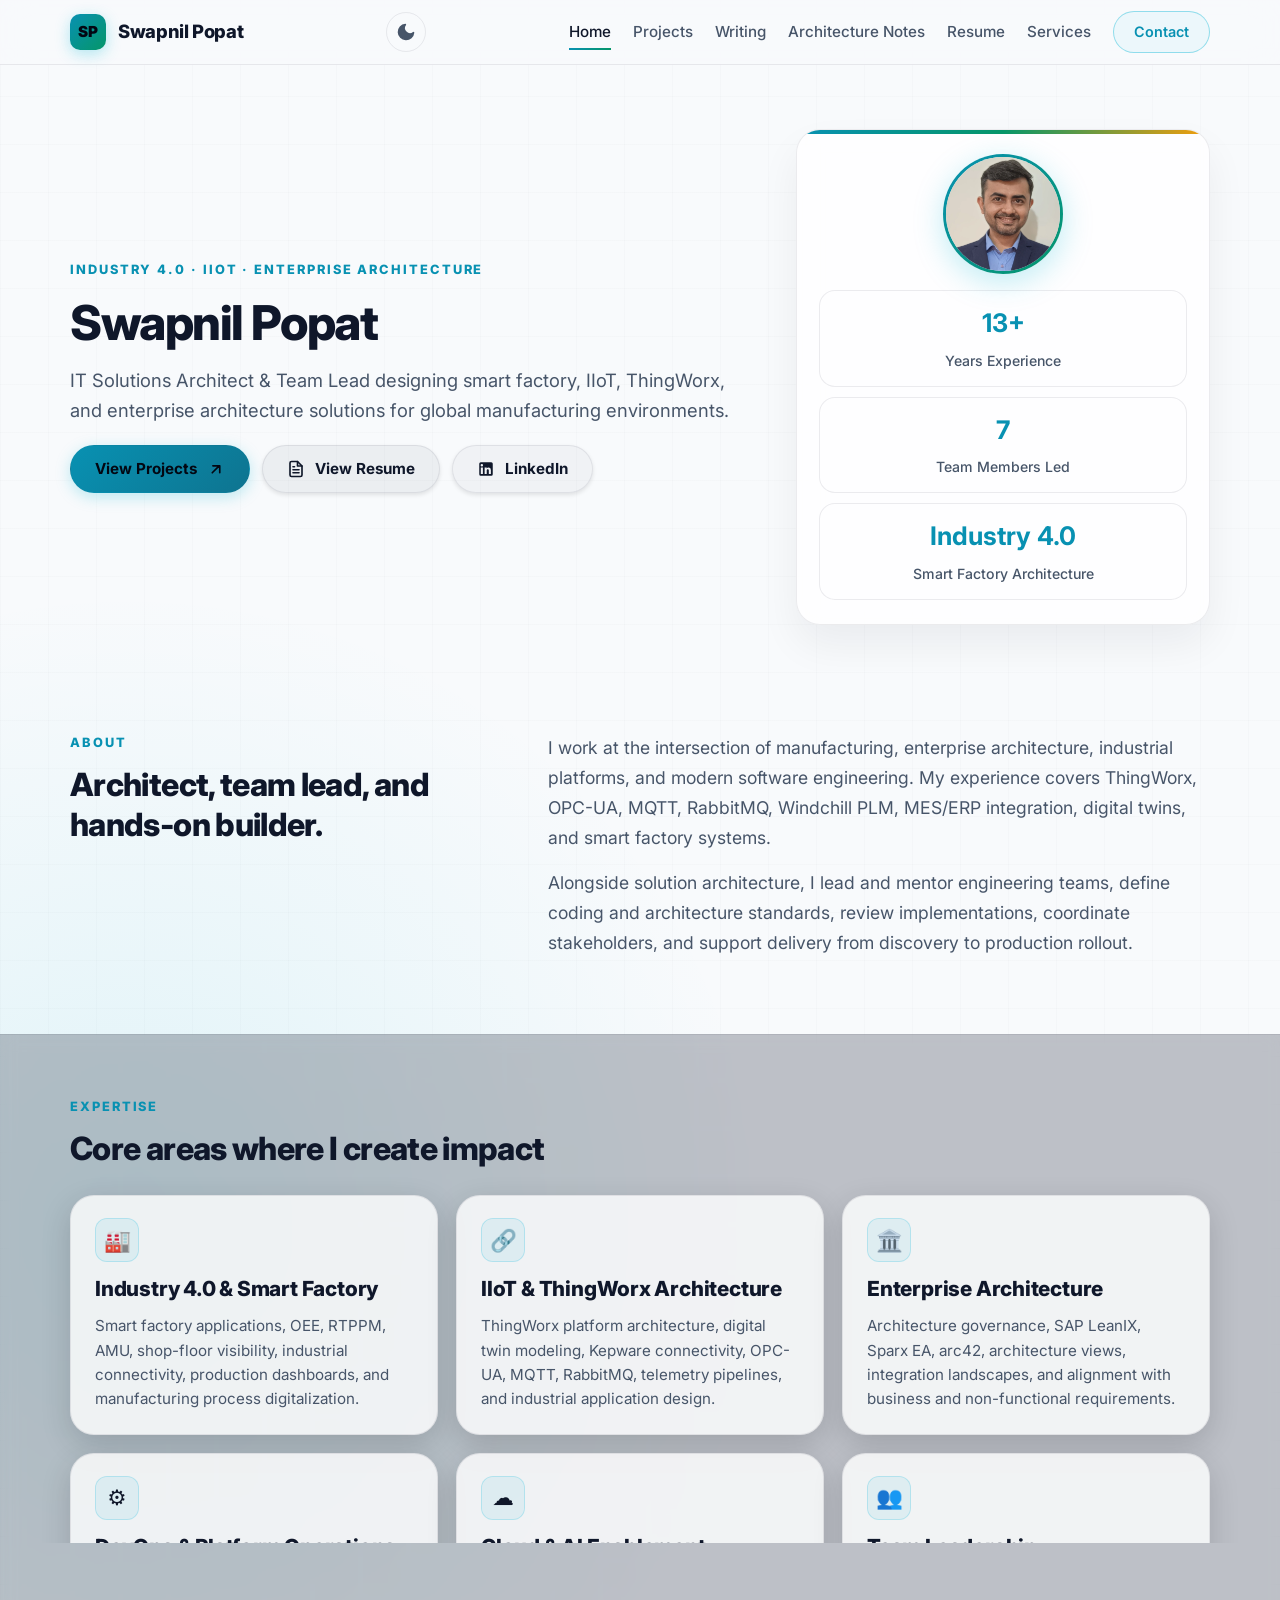
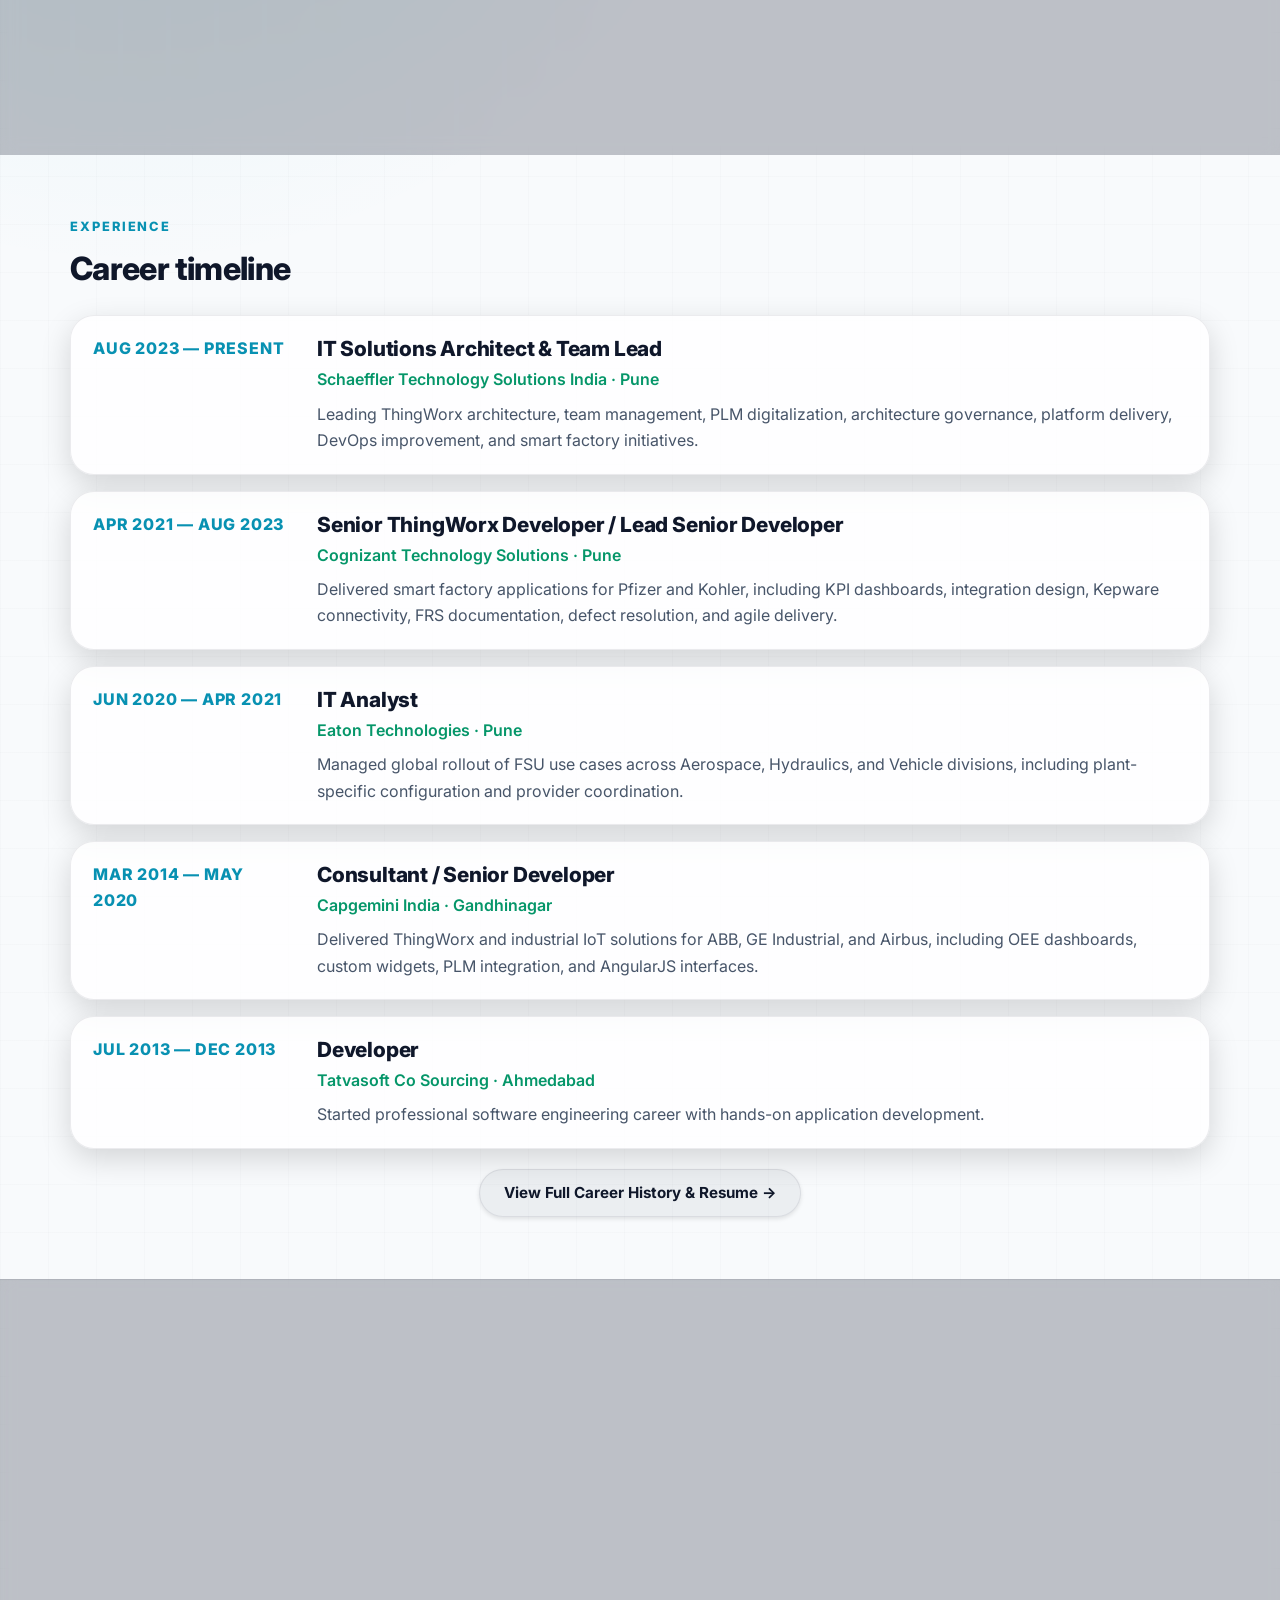
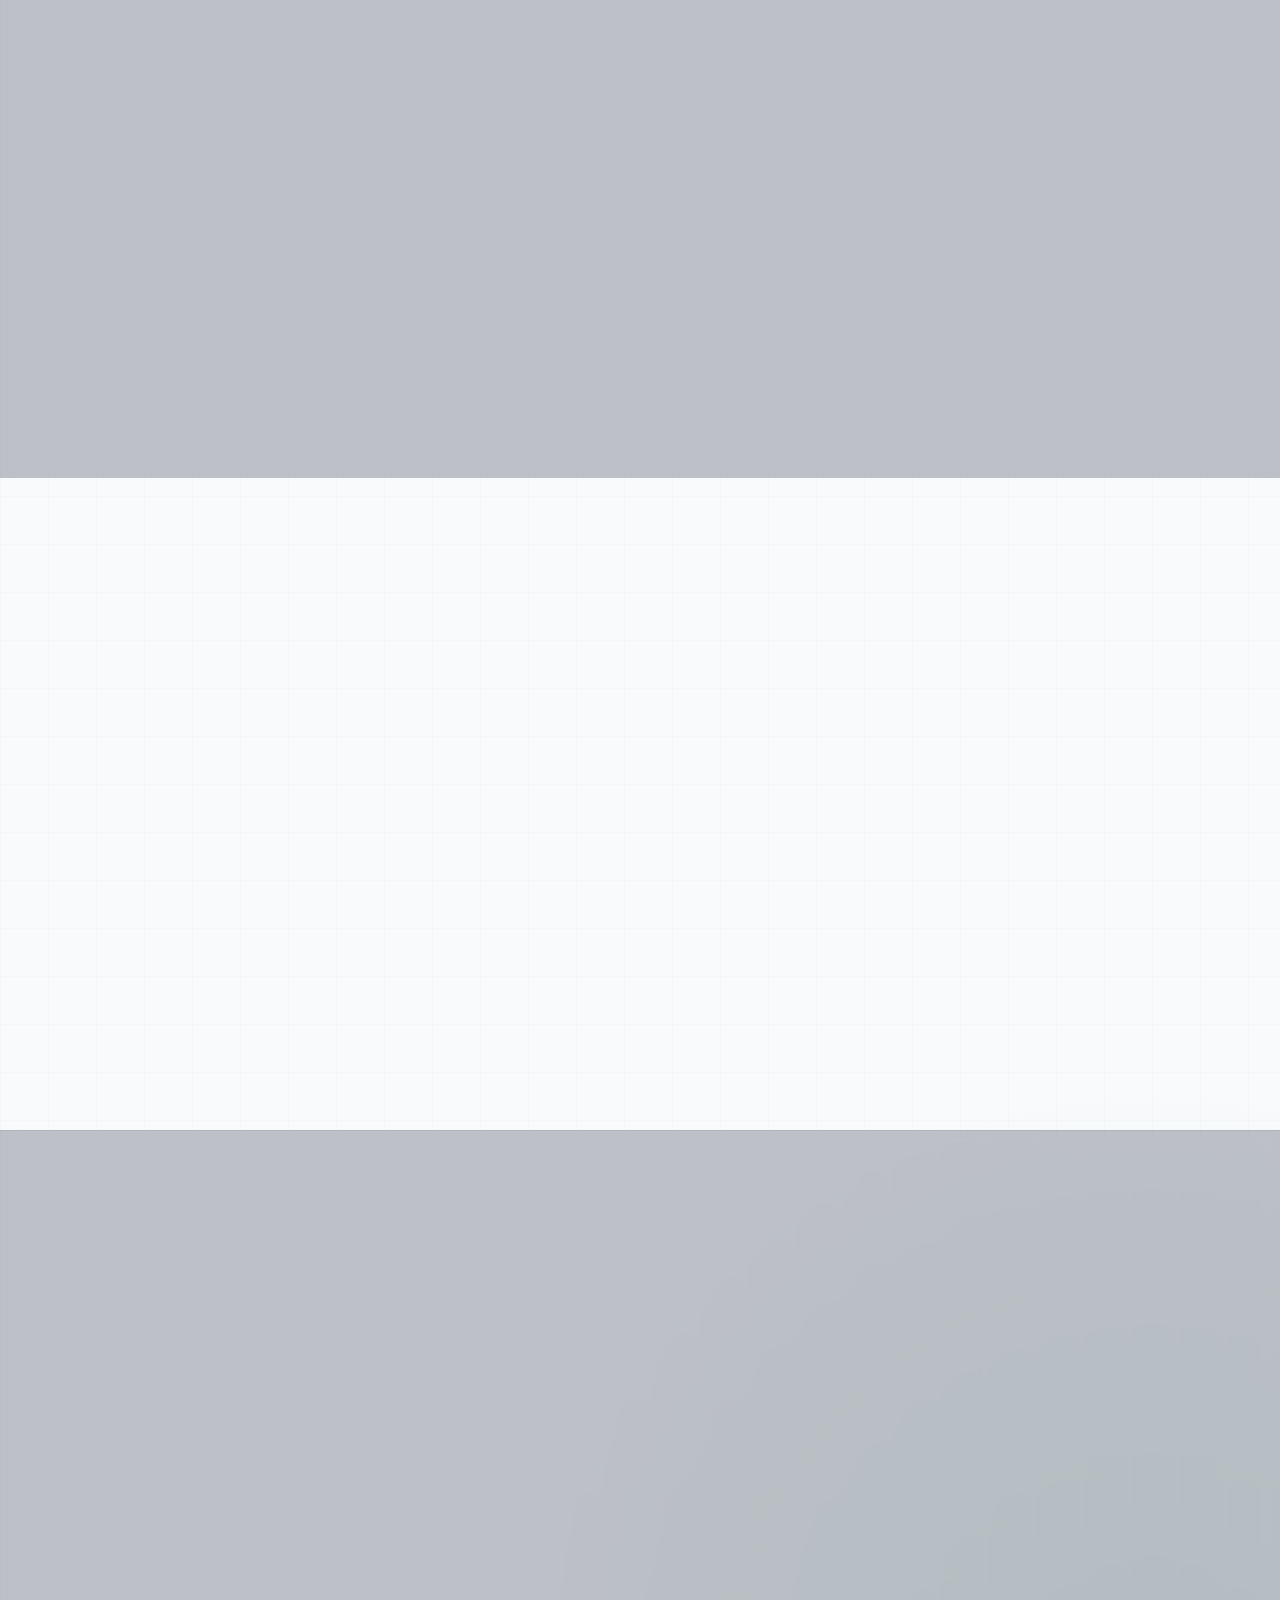
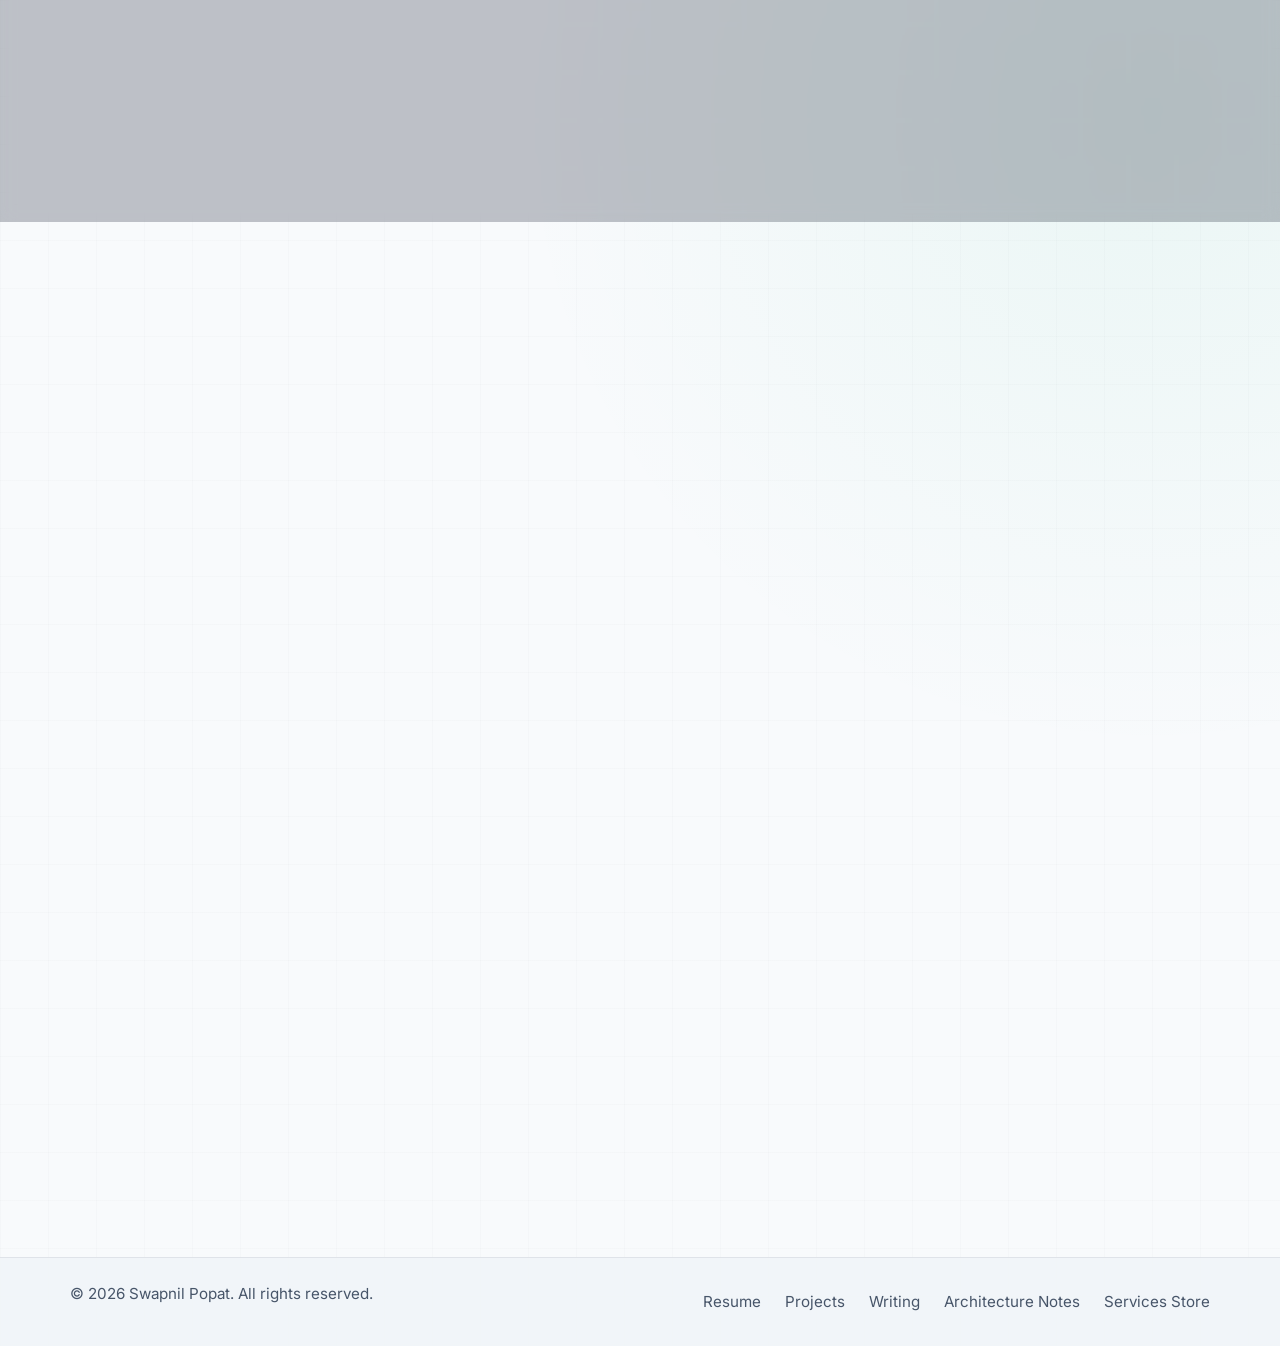
<file: index.html>
<!DOCTYPE html>
<html lang="en">
<head>
  <meta charset="UTF-8" />
  <meta name="viewport" content="width=device-width, initial-scale=1.0" />

  <title>Swapnil Popat | IT Solutions Architect & Industry 4.0 Leader</title>

  <meta
    name="description"
    content="Swapnil Popat is an IT Solutions Architect and Team Lead with 13+ years of experience in Industry 4.0, IIoT, ThingWorx, Smart Factory, Enterprise Architecture, and digital transformation."
  />

  <meta
    name="keywords"
    content="Swapnil Popat, IT Solutions Architect, ThingWorx, Industry 4.0, IIoT, Smart Factory, Enterprise Architecture, SAP LeanIX, ISA-95, Digital Twin, Pune"
  />

  <meta name="author" content="Swapnil Popat" />
  <meta name="robots" content="index, follow" />
  <meta name="referrer" content="strict-origin-when-cross-origin" />

  <link rel="canonical" href="https://swapnilpopat.github.io/" />
  <meta name="google-site-verification" content="9Z7avYDl6wZCPzX8eujjYePPKXT-dC5b6_FZAQhE-RI" />

  <!-- Open Graph -->
  <meta property="og:title" content="Swapnil Popat | IT Solutions Architect & Industry 4.0 Leader" />
  <meta property="og:description" content="Portfolio of Swapnil Popat — IT Solutions Architect, Team Lead, and Industry 4.0 / IIoT specialist." />
  <meta property="og:type" content="website" />
  <meta property="og:url" content="https://swapnilpopat.github.io/" />
  <meta property="og:image" content="https://swapnilpopat.github.io/assets/img/og-image.png" />
  <meta property="og:image:width" content="1200" />
  <meta property="og:image:height" content="630" />
  <meta property="og:image:alt" content="Swapnil Popat - IT Solutions Architect & Team Lead" />

  <!-- Twitter Card -->
  <meta name="twitter:card" content="summary_large_image" />
  <meta name="twitter:title" content="Swapnil Popat | IT Solutions Architect & Industry 4.0 Leader" />
  <meta name="twitter:description" content="Portfolio of Swapnil Popat — IT Solutions Architect, Team Lead, and Industry 4.0 / IIoT specialist." />
  <meta name="twitter:image" content="https://swapnilpopat.github.io/assets/img/og-image.png" />

  <!-- Structured Data (JSON-LD) -->
  <script type="application/ld+json">
  {
    "@context": "https://schema.org",
    "@type": "Person",
    "name": "Swapnil Popat",
    "jobTitle": "IT Solutions Architect & Team Lead",
    "url": "https://swapnilpopat.github.io/",
    "email": "mailto:popatswapnil@gmail.com",
    "telephone": "+918200205364",
    "image": "https://swapnilpopat.github.io/assets/img/profile.webp",
    "address": {
      "@type": "PostalAddress",
      "addressLocality": "Pune",
      "addressCountry": "India"
    },
    "sameAs": [
      "https://swapnilpopat.in/",
      "https://services.swapnilpopat.in/",
      "https://blog.swapnilpopat.in/",
      "https://www.linkedin.com/in/swapnilpopat/",
      "https://github.com/swapnilpopat",
      "https://x.com/swapnilpopat",
      "https://www.instagram.com/swapnilpopat/",
      "https://www.facebook.com/swapnilPopat",
      "https://www.credly.com/users/swapnilpopat/badges"
    ],
    "knowsAbout": [
      "Industry 4.0",
      "IIoT",
      "ThingWorx",
      "Smart Factory",
      "Enterprise Architecture",
      "Digital Twin",
      "SAP LeanIX",
      "ISA-95",
      "OPC-UA",
      "MQTT",
      "Manufacturing Digital Transformation"
    ]
  }
  </script>

  <!-- Favicon - optional -->
	<link rel="icon" type="image/svg+xml" href="/assets/img/favicon.svg">
	<link rel="apple-touch-icon" href="/assets/img/apple-touch-icon.png">
	<link rel="manifest" href="/manifest.json">
	<meta name="theme-color" content="#0f172a">

  <!-- Preload Critical Resources -->
  <link rel="preload" href="/assets/css/style.min.css?v=1.8" as="style" />
  <link rel="preload" href="/assets/img/profile.webp" as="image" type="image/webp" />

  <!-- Google Fonts (Optimized Async Load) -->
  <link rel="preconnect" href="https://fonts.googleapis.com" />
  <link rel="preconnect" href="https://fonts.gstatic.com" crossorigin />
  <link
    href="https://fonts.googleapis.com/css2?family=Inter:wght@400;500;600;700;800&display=swap"
    rel="stylesheet"
    media="print"
    onload="this.media='all'"
  />
  <noscript>
    <link
      href="https://fonts.googleapis.com/css2?family=Inter:wght@400;500;600;700;800&display=swap"
      rel="stylesheet"
    />
  </noscript>

  <!-- Theme Toggle Detection Script -->
  <script>
    (function() {
      const theme = localStorage.getItem("theme") || (window.matchMedia("(prefers-color-scheme: dark)").matches ? "dark" : "light");
      document.documentElement.setAttribute("data-theme", theme);
    })();
  </script>
  <!-- Main CSS -->
  <link rel="stylesheet" href="/assets/css/style.min.css?v=1.8" />

  <!-- Google Analytics (Lazy Loaded on User Interaction) -->
  <script>
    (function() {
      // Initialize stub gtag function to queue early events
      window.dataLayer = window.dataLayer || [];
      window.gtag = function() { dataLayer.push(arguments); };
      gtag('js', new Date());
      gtag('config', 'G-MF80VFT89Z', { anonymize_ip: true });

      let gaLoaded = false;
      function loadGA() {
        if (gaLoaded) return;
        gaLoaded = true;

        // Remove interaction listeners
        window.removeEventListener('scroll', loadGA);
        window.removeEventListener('mousemove', loadGA);
        window.removeEventListener('touchstart', loadGA);
        window.removeEventListener('keydown', loadGA);

        // Inject Google Analytics script
        const script = document.createElement('script');
        script.async = true;
        script.src = 'https://www.googletagmanager.com/gtag/js?id=G-MF80VFT89Z';
        document.head.appendChild(script);
      }

      // Add interaction listeners
      window.addEventListener('scroll', loadGA, { passive: true });
      window.addEventListener('mousemove', loadGA, { passive: true });
      window.addEventListener('touchstart', loadGA, { passive: true });
      window.addEventListener('keydown', loadGA, { passive: true });

      // Fallback load after 4 seconds
      setTimeout(loadGA, 4000);
    })();
  </script>
</head>

<body>
<a class="skip-link" href="#main">Skip to content</a>
  <!-- Header -->
  <header class="site-header">
    <div class="container nav-container">
      <a class="logo" href="/" aria-label="Swapnil Popat homepage">
        <div class="logo-mark">SP</div>
        <span class="logo-text">Swapnil Popat</span>
      </a>

      <div class="nav-actions">
        <button id="theme-toggle" class="theme-toggle-btn" aria-label="Toggle Theme"></button>
        <button class="mobile-nav-toggle" aria-label="Toggle navigation" aria-expanded="false">
          <span class="bar"></span>
          <span class="bar"></span>
          <span class="bar"></span>
        </button>
      </div>

      <nav class="main-nav" aria-label="Primary navigation">
        <a href="/" class="nav-link active" aria-current="page">Home</a>
        <a href="/projects/" class="nav-link">Projects</a>
        <a href="/writing/" class="nav-link">Writing</a>
        <a href="/architecture-notes/" class="nav-link">Architecture Notes</a>
        <a href="/resume/" class="nav-link">Resume</a>
        <a href="https://services.swapnilpopat.in/" class="nav-link" target="_blank" rel="noopener">Services</a>
        <a href="mailto:popatswapnil@gmail.com" class="nav-cta">Contact</a>
      </nav>
    </div>
  </header>
  <main id="main">
    <!-- Hero -->
    <section class="hero section" id="home">
      <div class="container hero-grid">
        <div class="hero-content">
          <p class="eyebrow">Industry 4.0 · IIoT · Enterprise Architecture</p>
          <h1>Swapnil Popat</h1>
          <p class="hero-subtitle">
            IT Solutions Architect & Team Lead designing smart factory, IIoT, ThingWorx, 
            and enterprise architecture solutions for global manufacturing environments.
          </p>
          <div class="hero-actions">
            <a class="btn btn-primary" href="#projects">
              <span>View Projects</span>
              <svg width="18" height="18" viewBox="0 0 24 24" fill="none" stroke="currentColor" stroke-width="2.2" stroke-linecap="round" stroke-linejoin="round" class="btn-icon-trailing" aria-hidden="true" focusable="false" style="width:18px;height:18px;max-width:18px;max-height:18px;display:block;"><path d="M7 17l9.2-9.2M17 17V7.8H7.8"/></svg>
            </a>
            <a class="btn btn-secondary" href="/resume/">
              <svg width="18" height="18" viewBox="0 0 24 24" fill="none" stroke="currentColor" stroke-width="2.2" stroke-linecap="round" stroke-linejoin="round" class="btn-icon-leading" aria-hidden="true" focusable="false" style="width:18px;height:18px;max-width:18px;max-height:18px;display:block;"><path d="M14 2H6a2 2 0 0 0-2 2v16a2 2 0 0 0 2 2h12a2 2 0 0 0 2-2V8z"></path><polyline points="14 2 14 8 20 8"></polyline><line x1="16" y1="13" x2="8" y2="13"></line><line x1="16" y1="17" x2="8" y2="17"></line><polyline points="10 9 9 9 8 9"></polyline></svg>
              <span>View Resume</span>
            </a>
            <a class="btn btn-ghost" href="https://www.linkedin.com/in/swapnilpopat/" target="_blank" rel="noopener">
              <svg width="18" height="18" viewBox="0 0 24 24" fill="currentColor" class="btn-icon-leading" aria-hidden="true" focusable="false" style="width:18px;height:18px;max-width:18px;max-height:18px;display:block;"><path d="M19 3a2 2 0 0 1 2 2v14a2 2 0 0 1-2 2H5a2 2 0 0 1-2-2V5a2 2 0 0 1 2-2h14m-.5 15.5v-5.3a3.26 3.26 0 0 0-3.26-3.26c-.85 0-1.84.52-2.28 1.3v-1.11h-2.79v8.37h2.79v-4.93c0-.77.62-1.4 1.39-1.4a1.4 1.4 0 0 1 1.4 1.4v4.93h2.75M6.46 8.76a1.64 1.64 0 1 0-.01-3.28 1.64 1.64 0 0 0 .01 3.28M5.07 18.5h2.79v-8.37H5.07v8.37Z"/></svg>
              <span>LinkedIn</span>
            </a>
          </div>
        </div>

        <aside class="hero-card" aria-label="Professional highlights">
          <div class="card-topline"></div>
          <div class="profile-container">
            <img src="/assets/img/profile.webp" alt="Swapnil Popat" class="profile-image" width="120" height="120" loading="eager" fetchpriority="high" decoding="async" />
          </div>
          <div class="metrics-container">
            <div class="metric">
              <strong class="dynamic-exp-years" id="hero-exp-years">13+</strong>
              <span>Years Experience</span>
            </div>
            <div class="metric">
              <strong>7</strong>
              <span>Team Members Led</span>
            </div>
            <div class="metric">
              <strong>Industry 4.0</strong>
              <span>Smart Factory Architecture</span>
            </div>
          </div>
        </aside>
      </div>
    </section>

    <!-- About -->
    <section class="section" id="about">
      <div class="container two-column">
        <div>
          <p class="section-kicker">About</p>
          <h2>Architect, team lead, and hands-on builder.</h2>
        </div>

        <div class="content-block">
          <p>
            I work at the intersection of manufacturing, enterprise architecture, industrial platforms,
            and modern software engineering. My experience covers ThingWorx, OPC-UA, MQTT,
            RabbitMQ, Windchill PLM, MES/ERP integration, digital twins, and smart factory systems.
          </p>

          <p>
            Alongside solution architecture, I lead and mentor engineering teams, define coding and
            architecture standards, review implementations, coordinate stakeholders, and support
            delivery from discovery to production rollout.
          </p>
        </div>
      </div>
    </section>

    <!-- Expertise -->
    <section class="section section-alt" id="expertise">
      <div class="container">
        <div class="section-heading">
          <p class="section-kicker">Expertise</p>
          <h2>Core areas where I create impact</h2>
        </div>

        <div class="cards-grid">
          <article class="info-card">
            <div class="icon-box">🏭</div>
            <h3>Industry 4.0 & Smart Factory</h3>
            <p>
              Smart factory applications, OEE, RTPPM, AMU, shop-floor visibility, industrial
              connectivity, production dashboards, and manufacturing process digitalization.
            </p>
          </article>

          <article class="info-card">
            <div class="icon-box">🔗</div>
            <h3>IIoT & ThingWorx Architecture</h3>
            <p>
              ThingWorx platform architecture, digital twin modeling, Kepware connectivity,
              OPC-UA, MQTT, RabbitMQ, telemetry pipelines, and industrial application design.
            </p>
          </article>

          <article class="info-card">
            <div class="icon-box">🏛️</div>
            <h3>Enterprise Architecture</h3>
            <p>
              Architecture governance, SAP LeanIX, Sparx EA, arc42, architecture views,
              integration landscapes, and alignment with business and non-functional requirements.
            </p>
          </article>

          <article class="info-card">
            <div class="icon-box">⚙️</div>
            <h3>DevOps & Platform Operations</h3>
            <p>
              Jenkins, GitHub, Docker, Kubernetes, Prometheus, Grafana, Splunk, platform
              observability, CI/CD improvement, and production support enablement.
            </p>
          </article>

          <article class="info-card">
            <div class="icon-box">☁️</div>
            <h3>Cloud & AI Enablement</h3>
            <p>
              Azure, AWS, GCP, API Management, Key Vault, AI APIs, Azure AI, Google AI,
              and practical AI-assisted engineering workflows.
            </p>
          </article>

          <article class="info-card">
            <div class="icon-box">👥</div>
            <h3>Team Leadership</h3>
            <p>
              Hiring, onboarding, workload planning, performance reviews, mentoring,
              career development, technical workshops, and cross-team coordination.
            </p>
          </article>
        </div>
      </div>
    </section>

    <!-- Experience -->
    <section class="section" id="experience">
      <div class="container">
        <div class="section-heading">
          <p class="section-kicker">Experience</p>
          <h2>Career timeline</h2>
        </div>

        <div class="timeline">
          <article class="timeline-item">
            <div class="timeline-date">Aug 2023 — Present</div>
            <div class="timeline-content">
              <h3>IT Solutions Architect & Team Lead</h3>
              <p class="muted">Schaeffler Technology Solutions India · Pune</p>
              <p>
                Leading ThingWorx architecture, team management, PLM digitalization, architecture
                governance, platform delivery, DevOps improvement, and smart factory initiatives.
              </p>
            </div>
          </article>

          <article class="timeline-item">
            <div class="timeline-date">Apr 2021 — Aug 2023</div>
            <div class="timeline-content">
              <h3>Senior ThingWorx Developer / Lead Senior Developer</h3>
              <p class="muted">Cognizant Technology Solutions · Pune</p>
              <p>
                Delivered smart factory applications for Pfizer and Kohler, including KPI dashboards,
                integration design, Kepware connectivity, FRS documentation, defect resolution,
                and agile delivery.
              </p>
            </div>
          </article>

          <article class="timeline-item">
            <div class="timeline-date">Jun 2020 — Apr 2021</div>
            <div class="timeline-content">
              <h3>IT Analyst</h3>
              <p class="muted">Eaton Technologies · Pune</p>
              <p>
                Managed global rollout of FSU use cases across Aerospace, Hydraulics, and Vehicle
                divisions, including plant-specific configuration and provider coordination.
              </p>
            </div>
          </article>

          <article class="timeline-item">
            <div class="timeline-date">Mar 2014 — May 2020</div>
            <div class="timeline-content">
              <h3>Consultant / Senior Developer</h3>
              <p class="muted">Capgemini India · Gandhinagar</p>
              <p>
                Delivered ThingWorx and industrial IoT solutions for ABB, GE Industrial, and Airbus,
                including OEE dashboards, custom widgets, PLM integration, and AngularJS interfaces.
              </p>
            </div>
          </article>

          <article class="timeline-item">
            <div class="timeline-date">Jul 2013 — Dec 2013</div>
            <div class="timeline-content">
              <h3>Developer</h3>
              <p class="muted">Tatvasoft Co Sourcing · Ahmedabad</p>
              <p>
                Started professional software engineering career with hands-on application development.
              </p>
            </div>
          </article>
        </div>

        <div style="margin-top: 20px; text-align: center;">
          <a class="btn btn-secondary" href="/resume/">
            <span>View Full Career History &amp; Resume →</span>
          </a>
        </div>
      </div>
    </section>

    <!-- Projects -->
    <section class="section section-alt" id="projects">
      <div class="container">
        <div class="section-heading section-heading-row">
          <div>
            <p class="section-kicker">Projects</p>
            <h2>Selected professional and personal work</h2>
          </div>
          <a class="text-link" href="/projects/">View all projects →</a>
        </div>

        <div class="project-grid">
          <article class="project-card featured">
            <p class="tag">Architecture POC</p>
            <h3>AI-Driven Closed-Loop Component Quality Platform</h3>
            <p>
              Integrated ThingWorx digital twin models, Windchill PLM, PowerBI, AI APIs, and
              industrial data pipelines to support real-time quality feedback and decision-making.
            </p>
            <div class="tech-stack">
              <span>ThingWorx</span>
              <span>Windchill</span>
              <span>Python</span>
              <span>PowerBI</span>
              <span>AI APIs</span>
            </div>
          </article>

          <article class="project-card">
            <p class="tag">Personal Project</p>
            <h3>IoT Telemetry Architecture Workbench</h3>
            <p>
              Full-stack IoT telemetry platform simulating device registration, telemetry ingestion,
              time-series history, alerting, and dashboards.
            </p>
            <div class="tech-stack">
              <span>Spring Boot</span>
              <span>Angular</span>
              <span>PostgreSQL</span>
              <span>Docker</span>
              <span>Azure</span>
            </div>
          </article>

          <article class="project-card">
            <p class="tag">Traceability</p>
            <h3>TraceApp</h3>
            <p>
              MQTT/RabbitMQ-based traceability integration linking Codebeamer, PTC RV&S,
              Sparx EA, and PTC Windchill.
            </p>
            <div class="tech-stack">
              <span>ThingWorx</span>
              <span>MQTT</span>
              <span>RabbitMQ</span>
              <span>Windchill</span>
            </div>
          </article>

          <article class="project-card">
            <p class="tag">Hobby Project</p>
            <h3>Relationship Manager</h3>
            <p>
              Personal CRM web application for tracking and nurturing relationships with interaction
              logging and scoring.
            </p>
            <div class="tech-stack">
              <span>React</span>
              <span>Vite</span>
              <span>Supabase</span>
              <span>JavaScript</span>
            </div>
          </article>
        </div>
      </div>
    </section>

    <!-- Certifications -->
    <section class="section" id="certifications">
      <div class="container two-column">
        <div>
          <p class="section-kicker">Certifications</p>
          <h2>Continuous learning across EA, IIoT, Cloud, and AI.</h2>
        </div>

        <div class="cert-groups">
          <div class="cert-group">
            <div class="cert-group-header">
              <span class="cert-group-badge">PTC ThingWorx</span>
              <span>Industrial IoT &amp; Digital Twin Architecture</span>
            </div>
            <div class="cert-badges-list">
              <a class="cert-item" href="https://www.credly.com/users/swapnilpopat/badges" target="_blank" rel="noopener">Developer Model Specialist (2025) ↗</a>
              <a class="cert-item" href="https://www.credly.com/users/swapnilpopat/badges" target="_blank" rel="noopener">ThingWorx Developer (2025) ↗</a>
              <a class="cert-item" href="https://www.credly.com/users/swapnilpopat/badges" target="_blank" rel="noopener">Associate Certificate (2023) ↗</a>
              <a class="cert-item" href="https://www.credly.com/users/swapnilpopat/badges" target="_blank" rel="noopener">Professional Certificate (2021) ↗</a>
            </div>
          </div>

          <div class="cert-group">
            <div class="cert-group-header">
              <span class="cert-group-badge">Google Cloud</span>
              <span>Artificial Intelligence &amp; Generative AI</span>
            </div>
            <div class="cert-badges-list">
              <a class="cert-item" href="https://www.credly.com/users/swapnilpopat/badges" target="_blank" rel="noopener">Prompt Design in Vertex AI (2025) ↗</a>
            </div>
          </div>

          <div class="cert-group">
            <div class="cert-group-header">
              <span class="cert-group-badge">Enterprise Architecture</span>
              <span>SAP LeanIX Landscape Governance</span>
            </div>
            <div class="cert-badges-list">
              <span class="cert-item">SAP LeanIX Practitioner L2</span>
              <span class="cert-item">SAP LeanIX Practitioner L1</span>
            </div>
          </div>

          <div class="cert-group">
            <div class="cert-group-header">
              <span class="cert-group-badge">Cloud Foundations</span>
              <span>Cloud Platforms Architecture</span>
            </div>
            <div class="cert-badges-list">
              <a class="cert-item" href="https://www.credly.com/users/swapnilpopat/badges" target="_blank" rel="noopener">AWS Cloud Practitioner (2022) ↗</a>
              <a class="cert-item" href="https://www.credly.com/users/swapnilpopat/badges" target="_blank" rel="noopener">Microsoft Azure Fundamentals (2022) ↗</a>
            </div>
          </div>
        </div>
      </div>
    </section>

    <!-- Writing -->
    <section class="section section-alt" id="writing">
      <div class="container">
        <div class="section-heading section-heading-row">
          <div>
            <p class="section-kicker">Writing</p>
            <h2>Notes on IoT, AI, architecture, and digital transformation</h2>
          </div>
          <a class="text-link" href="/writing/">View writing →</a>
        </div>

        <div class="featured-writing-grid">
          <a class="article-preview-card reveal" href="https://blog.swapnilpopat.in/llm-coding-agents-are-changing-the-shape-of-software-work/" target="_blank" rel="noopener">
            <div>
              <span class="tag">AI &amp; Architecture</span>
              <h3>LLM Coding Agents Are Changing the Shape of Software Work</h3>
              <p>Analyzing how autonomous AI coding agents are transforming software engineering paradigms, architecture patterns, and developer team dynamics.</p>
            </div>
            <div class="article-meta">
              <span>Read on Architecture Blog</span>
              <span>→</span>
            </div>
          </a>

          <a class="article-preview-card reveal" href="https://blog.swapnilpopat.in/digital-twin-architecture-what-it-is-how-it-works-and-where-it-usually-fails/" target="_blank" rel="noopener">
            <div>
              <span class="tag">IIoT Architecture</span>
              <h3>Digital Twin Architecture: What It Is &amp; Where It Fails</h3>
              <p>Critical architectural notes on asset modeling, telemetry ingestion pipelines, state synchronization, and the most common failure modes in smart manufacturing.</p>
            </div>
            <div class="article-meta">
              <span>Read on Architecture Blog</span>
              <span>→</span>
            </div>
          </a>

          <a class="article-preview-card reveal" href="https://blog.swapnilpopat.in/isa-95-explained-a-practical-guide-to-erp-and-mes-integration/" target="_blank" rel="noopener">
            <div>
              <span class="tag">Smart Factory</span>
              <h3>ISA-95 Explained: Practical ERP &amp; MES Integration</h3>
              <p>A practitioner’s architectural blueprint for integrating enterprise ERP, shop-floor MES, PLM, and modern IIoT platforms using ISA-95 standard layers.</p>
            </div>
            <div class="article-meta">
              <span>Read on Architecture Blog</span>
              <span>→</span>
            </div>
          </a>
        </div>

        <div class="writing-card reveal">
          <p>
            Explore the full collection of technical essays, architecture decision logs, and smart manufacturing patterns:
          </p>

          <div class="hero-actions">
            <a class="btn btn-primary" href="https://blog.swapnilpopat.in/" target="_blank" rel="noopener">
              <span>Visit Main Blog</span>
              <svg width="18" height="18" viewBox="0 0 24 24" fill="none" stroke="currentColor" stroke-width="2.2" stroke-linecap="round" stroke-linejoin="round" class="btn-icon-trailing" aria-hidden="true" focusable="false" style="width:18px;height:18px;max-width:18px;max-height:18px;display:block;"><path d="M7 17l9.2-9.2M17 17V7.8H7.8"/></svg>
            </a>
            <a class="btn btn-secondary" href="/architecture-notes/">Architecture Notes</a>
          </div>
        </div>
      </div>
    </section>

    <!-- Testimonials -->
    <section class="section" id="testimonials">
      <div class="container">
        <div class="section-heading">
          <p class="section-kicker">Testimonials</p>
          <h2>What professionals say</h2>
        </div>

        <div class="cards-grid">
          <article class="info-card">
            <div class="icon-box">💬</div>
            <p>"Swapnil is known for his quick problem analysis skills and deep knowledge and experience. He is good at understanding the use cases and delivering productive & faster results."</p>
          </article>

          <article class="info-card">
            <div class="icon-box">💬</div>
            <p>"He is a technically sound and dedicated professional and made applause-worthy contributions to the projects with his technical expertise and focused approach."</p>
          </article>

          <article class="info-card">
            <div class="icon-box">💬</div>
            <p>"Swapnil is a sincere and hard-working professional. He is very passionate and has an in-depth knowledge of ThingWorx and IoT. He always approached any situation with positivity."</p>
          </article>
        </div>
      </div>
    </section>

    <!-- Contact -->
    <section class="section contact-section" id="contact">
      <div class="container contact-card">
        <div class="contact-intro">
          <p class="section-kicker">Contact</p>
          <h2>Let’s connect.</h2>
          <p>
            Open to meaningful conversations around Industry 4.0, enterprise architecture,
            IIoT platforms, digital manufacturing, and technology leadership.
          </p>
          <div class="contact-status-chip">
            <span class="contact-status-dot"></span>
            <span>Available for advisory & architecture collaborations</span>
          </div>
        </div>

        <div class="contact-grid">
          <!-- Email (Featured Full Width on Grid) -->
          <a href="mailto:popatswapnil@gmail.com" class="contact-btn contact-btn--email contact-btn--featured" aria-label="Send email to popatswapnil@gmail.com">
            <div class="contact-btn-icon" aria-hidden="true">
              <svg width="22" height="22" viewBox="0 0 24 24" fill="none" stroke="currentColor" stroke-width="2" stroke-linecap="round" stroke-linejoin="round" class="contact-svg" focusable="false" style="width:22px;height:22px;max-width:22px;max-height:22px;display:block;">
                <rect x="2" y="4" width="20" height="16" rx="3"></rect>
                <path d="m22 7-8.97 5.7a1.94 1.94 0 0 1-2.06 0L2 7"></path>
              </svg>
            </div>
            <div class="contact-btn-content">
              <span class="contact-btn-title">Email</span>
              <span class="contact-btn-detail">popatswapnil@gmail.com</span>
            </div>
            <button type="button" class="copy-email-btn" data-email="popatswapnil@gmail.com" aria-label="Copy email address to clipboard" title="Copy email address">
              <svg width="16" height="16" viewBox="0 0 24 24" fill="none" stroke="currentColor" stroke-width="2" stroke-linecap="round" stroke-linejoin="round" aria-hidden="true" focusable="false" style="width:16px;height:16px;max-width:16px;max-height:16px;display:block;"><rect x="9" y="9" width="13" height="13" rx="2" ry="2"></rect><path d="M5 15H4a2 2 0 0 1-2-2V4a2 2 0 0 1 2-2h9a2 2 0 0 1 2 2v1"></path></svg>
              <span class="copy-tooltip">Email copied!</span>
            </button>
            <div class="contact-btn-arrow" aria-hidden="true">
              <svg width="16" height="16" viewBox="0 0 24 24" fill="none" stroke="currentColor" stroke-width="2" stroke-linecap="round" stroke-linejoin="round" class="arrow-svg" focusable="false" style="width:16px;height:16px;max-width:16px;max-height:16px;display:block;">
                <line x1="7" y1="17" x2="17" y2="7"></line>
                <polyline points="7 7 17 7 17 17"></polyline>
              </svg>
            </div>
          </a>

          <!-- LinkedIn -->
          <a href="https://www.linkedin.com/in/swapnilpopat/" target="_blank" rel="noopener" class="contact-btn contact-btn--linkedin" aria-label="LinkedIn profile">
            <div class="contact-btn-icon" aria-hidden="true">
              <svg width="22" height="22" viewBox="0 0 24 24" fill="currentColor" class="contact-svg" focusable="false" style="width:22px;height:22px;max-width:22px;max-height:22px;display:block;">
                <path d="M19 3a2 2 0 0 1 2 2v14a2 2 0 0 1-2 2H5a2 2 0 0 1-2-2V5a2 2 0 0 1 2-2h14m-.5 15.5v-5.3a3.26 3.26 0 0 0-3.26-3.26c-.85 0-1.84.52-2.28 1.3v-1.11h-2.79v8.37h2.79v-4.93c0-.77.62-1.4 1.39-1.4a1.4 1.4 0 0 1 1.4 1.4v4.93h2.75M6.46 8.76a1.64 1.64 0 1 0-.01-3.28 1.64 1.64 0 0 0 .01 3.28M5.07 18.5h2.79v-8.37H5.07v8.37Z"/>
              </svg>
            </div>
            <div class="contact-btn-content">
              <span class="contact-btn-title">LinkedIn</span>
              <span class="contact-btn-detail">in/swapnilpopat</span>
            </div>
            <div class="contact-btn-arrow" aria-hidden="true">
              <svg width="16" height="16" viewBox="0 0 24 24" fill="none" stroke="currentColor" stroke-width="2" stroke-linecap="round" stroke-linejoin="round" class="arrow-svg" focusable="false" style="width:16px;height:16px;max-width:16px;max-height:16px;display:block;">
                <line x1="7" y1="17" x2="17" y2="7"></line>
                <polyline points="7 7 17 7 17 17"></polyline>
              </svg>
            </div>
          </a>

          <!-- X (Twitter) -->
          <a href="https://x.com/swapnilpopat" target="_blank" rel="noopener" class="contact-btn contact-btn--x" aria-label="X profile">
            <div class="contact-btn-icon" aria-hidden="true">
              <svg width="22" height="22" viewBox="0 0 24 24" fill="currentColor" class="contact-svg" focusable="false" style="width:22px;height:22px;max-width:22px;max-height:22px;display:block;">
                <path d="M18.244 2.25h3.308l-7.227 8.26 8.502 11.24H16.17l-5.214-6.817L4.99 21.75H1.68l7.73-8.835L1.254 2.25H8.08l4.713 6.231zm-1.161 17.52h1.833L7.084 4.126H5.117z"/>
              </svg>
            </div>
            <div class="contact-btn-content">
              <span class="contact-btn-title">X (Twitter)</span>
              <span class="contact-btn-detail">@swapnilpopat</span>
            </div>
            <div class="contact-btn-arrow" aria-hidden="true">
              <svg width="16" height="16" viewBox="0 0 24 24" fill="none" stroke="currentColor" stroke-width="2" stroke-linecap="round" stroke-linejoin="round" class="arrow-svg" focusable="false" style="width:16px;height:16px;max-width:16px;max-height:16px;display:block;">
                <line x1="7" y1="17" x2="17" y2="7"></line>
                <polyline points="7 7 17 7 17 17"></polyline>
              </svg>
            </div>
          </a>

          <!-- Instagram -->
          <a href="https://www.instagram.com/swapnilpopat/" target="_blank" rel="noopener" class="contact-btn contact-btn--instagram" aria-label="Instagram profile">
            <div class="contact-btn-icon" aria-hidden="true">
              <svg width="22" height="22" viewBox="0 0 24 24" fill="none" stroke="currentColor" stroke-width="2" stroke-linecap="round" stroke-linejoin="round" class="contact-svg" focusable="false" style="width:22px;height:22px;max-width:22px;max-height:22px;display:block;">
                <rect x="2" y="2" width="20" height="20" rx="5" ry="5"></rect>
                <path d="M16 11.37A4 4 0 1 1 12.63 8 4 4 0 0 1 16 11.37z"></path>
                <line x1="17.5" y1="6.5" x2="17.51" y2="6.5"></line>
              </svg>
            </div>
            <div class="contact-btn-content">
              <span class="contact-btn-title">Instagram</span>
              <span class="contact-btn-detail">@swapnilpopat</span>
            </div>
            <div class="contact-btn-arrow" aria-hidden="true">
              <svg width="16" height="16" viewBox="0 0 24 24" fill="none" stroke="currentColor" stroke-width="2" stroke-linecap="round" stroke-linejoin="round" class="arrow-svg" focusable="false" style="width:16px;height:16px;max-width:16px;max-height:16px;display:block;">
                <line x1="7" y1="17" x2="17" y2="7"></line>
                <polyline points="7 7 17 7 17 17"></polyline>
              </svg>
            </div>
          </a>

          <!-- Facebook -->
          <a href="https://www.facebook.com/swapnilPopat" target="_blank" rel="noopener" class="contact-btn contact-btn--facebook" aria-label="Facebook profile">
            <div class="contact-btn-icon" aria-hidden="true">
              <svg width="22" height="22" viewBox="0 0 24 24" fill="currentColor" class="contact-svg" focusable="false" style="width:22px;height:22px;max-width:22px;max-height:22px;display:block;">
                <path d="M24 12.073c0-6.627-5.373-12-12-12s-12 5.373-12 12c0 5.99 4.388 10.954 10.125 11.854v-8.385H7.078v-3.47h3.047V9.43c0-3.007 1.792-4.669 4.533-4.669 1.312 0 2.686.235 2.686.235v2.953H15.83c-1.491 0-1.956.925-1.956 1.874v2.25h3.328l-.532 3.47h-2.796v8.385C19.612 23.027 24 18.062 24 12.073z"/>
              </svg>
            </div>
            <div class="contact-btn-content">
              <span class="contact-btn-title">Facebook</span>
              <span class="contact-btn-detail">swapnilPopat</span>
            </div>
            <div class="contact-btn-arrow" aria-hidden="true">
              <svg width="16" height="16" viewBox="0 0 24 24" fill="none" stroke="currentColor" stroke-width="2" stroke-linecap="round" stroke-linejoin="round" class="arrow-svg" focusable="false" style="width:16px;height:16px;max-width:16px;max-height:16px;display:block;">
                <line x1="7" y1="17" x2="17" y2="7"></line>
                <polyline points="7 7 17 7 17 17"></polyline>
              </svg>
            </div>
          </a>

          <!-- Personal Website -->
          <a href="https://swapnilpopat.in/" target="_blank" rel="noopener" class="contact-btn contact-btn--website" aria-label="Personal website">
            <div class="contact-btn-icon" aria-hidden="true">
              <svg width="22" height="22" viewBox="0 0 24 24" fill="none" stroke="currentColor" stroke-width="2" stroke-linecap="round" stroke-linejoin="round" class="contact-svg" focusable="false" style="width:22px;height:22px;max-width:22px;max-height:22px;display:block;">
                <circle cx="12" cy="12" r="10"></circle>
                <line x1="2" y1="12" x2="22" y2="12"></line>
                <path d="M12 2a15.3 15.3 0 0 1 4 10 15.3 15.3 0 0 1-4 10 15.3 15.3 0 0 1-4-10 15.3 15.3 0 0 1 4-10z"></path>
              </svg>
            </div>
            <div class="contact-btn-content">
              <span class="contact-btn-title">Personal Website</span>
              <span class="contact-btn-detail">swapnilpopat.in</span>
            </div>
            <div class="contact-btn-arrow" aria-hidden="true">
              <svg width="16" height="16" viewBox="0 0 24 24" fill="none" stroke="currentColor" stroke-width="2" stroke-linecap="round" stroke-linejoin="round" class="arrow-svg" focusable="false" style="width:16px;height:16px;max-width:16px;max-height:16px;display:block;">
                <line x1="7" y1="17" x2="17" y2="7"></line>
                <polyline points="7 7 17 7 17 17"></polyline>
              </svg>
            </div>
          </a>

          <!-- Architecture Blog -->
          <a href="https://blog.swapnilpopat.in/" target="_blank" rel="noopener" class="contact-btn contact-btn--blog" aria-label="Architecture blog">
            <div class="contact-btn-icon" aria-hidden="true">
              <svg width="22" height="22" viewBox="0 0 24 24" fill="none" stroke="currentColor" stroke-width="2" stroke-linecap="round" stroke-linejoin="round" class="contact-svg" focusable="false" style="width:22px;height:22px;max-width:22px;max-height:22px;display:block;">
                <path d="M4 19.5A2.5 2.5 0 0 1 6.5 17H20"></path>
                <path d="M6.5 2H20v20H6.5A2.5 2.5 0 0 1 4 19.5v-15A2.5 2.5 0 0 1 6.5 2z"></path>
                <line x1="9" y1="7" x2="15" y2="7"></line>
                <line x1="9" y1="11" x2="13" y2="11"></line>
              </svg>
            </div>
            <div class="contact-btn-content">
              <span class="contact-btn-title">Architecture Blog</span>
              <span class="contact-btn-detail">blog.swapnilpopat.in</span>
            </div>
            <div class="contact-btn-arrow" aria-hidden="true">
              <svg width="16" height="16" viewBox="0 0 24 24" fill="none" stroke="currentColor" stroke-width="2" stroke-linecap="round" stroke-linejoin="round" class="arrow-svg" focusable="false" style="width:16px;height:16px;max-width:16px;max-height:16px;display:block;">
                <line x1="7" y1="17" x2="17" y2="7"></line>
                <polyline points="7 7 17 7 17 17"></polyline>
              </svg>
            </div>
          </a>

          <!-- Consulting & Services Store -->
          <a href="https://services.swapnilpopat.in/" target="_blank" rel="noopener" class="contact-btn" aria-label="Consulting and Services Store">
            <div class="contact-btn-icon" aria-hidden="true">
              <svg width="22" height="22" viewBox="0 0 24 24" fill="none" stroke="currentColor" stroke-width="2" stroke-linecap="round" stroke-linejoin="round" class="contact-svg" focusable="false" style="width:22px;height:22px;max-width:22px;max-height:22px;display:block;">
                <rect x="2" y="7" width="20" height="14" rx="2" ry="2"></rect>
                <path d="M16 21V5a2 2 0 0 0-2-2h-4a2 2 0 0 0-2 2v16"></path>
              </svg>
            </div>
            <div class="contact-btn-content">
              <span class="contact-btn-title">Services Store</span>
              <span class="contact-btn-detail">services.swapnilpopat.in</span>
            </div>
            <div class="contact-btn-arrow" aria-hidden="true">
              <svg width="16" height="16" viewBox="0 0 24 24" fill="none" stroke="currentColor" stroke-width="2" stroke-linecap="round" stroke-linejoin="round" class="arrow-svg" focusable="false" style="width:16px;height:16px;max-width:16px;max-height:16px;display:block;">
                <line x1="7" y1="17" x2="17" y2="7"></line>
                <polyline points="7 7 17 7 17 17"></polyline>
              </svg>
            </div>
          </a>
        </div>
      </div>
    </section>
  </main>

  <!-- Footer -->
  <footer class="site-footer">
    <div class="container footer-container">
      <p>© <span id="year"></span> Swapnil Popat. All rights reserved.</p>
      <div class="footer-links">
        <a href="/resume/">Resume</a>
        <a href="/projects/">Projects</a>
        <a href="/writing/">Writing</a>
        <a href="/architecture-notes/">Architecture Notes</a>
        <a href="https://services.swapnilpopat.in/" target="_blank" rel="noopener">Services Store</a>
      </div>
    </div>
  </footer>

  <script src="/assets/js/main.js" defer></script>
  <script src="/assets/js/analytics-events.js" defer></script>
</body>
</html>
</file>
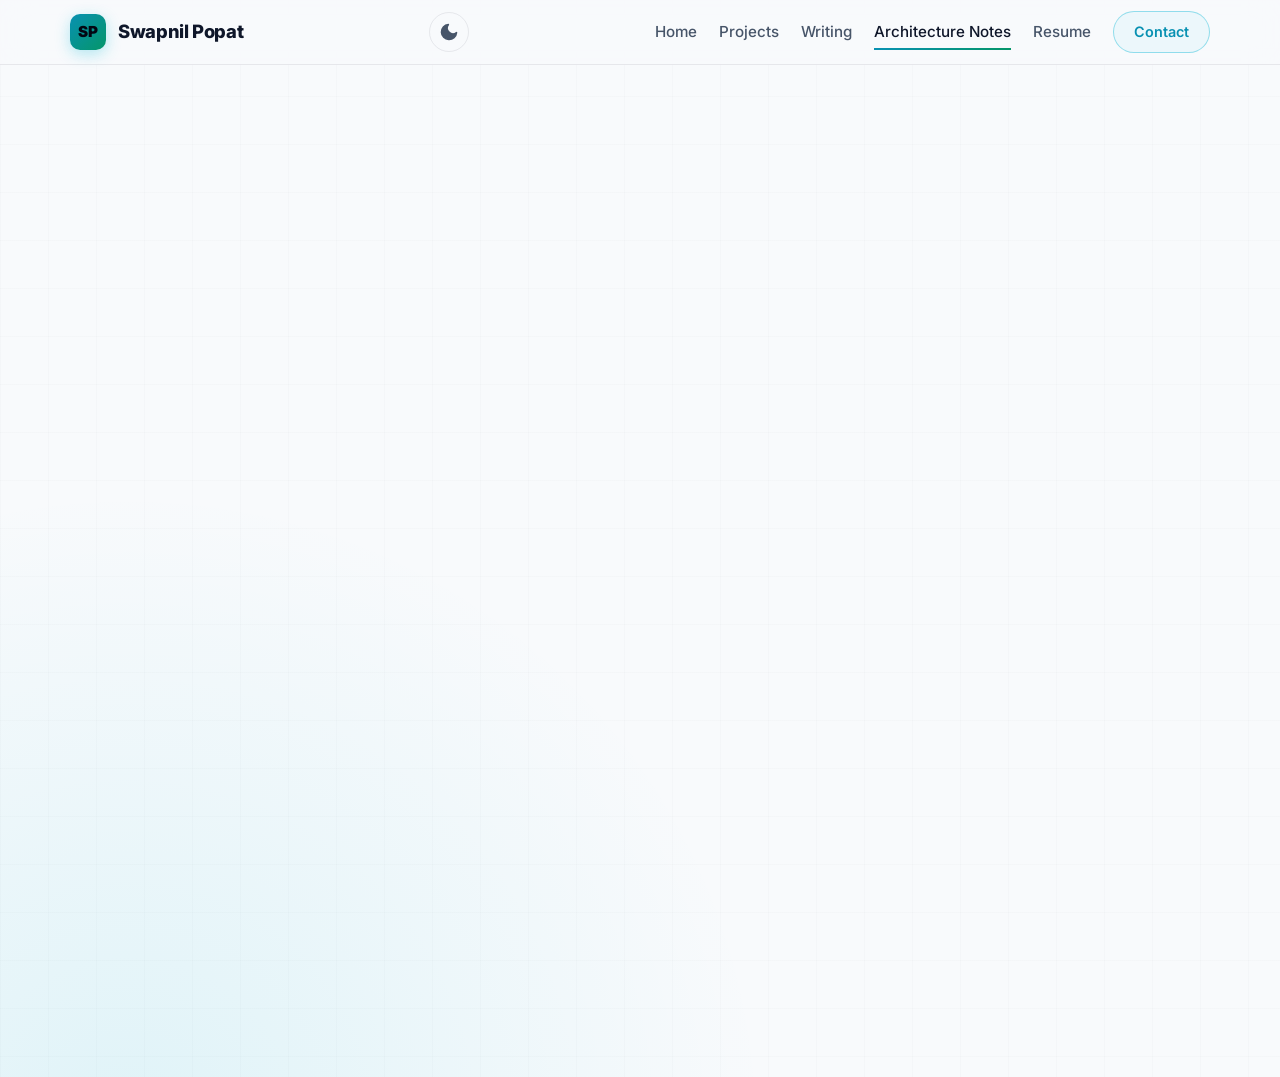
<file: architecture-notes/index.html>
<!DOCTYPE html>
<html lang="en">
<head>
  <meta charset="UTF-8" />
  <meta name="viewport" content="width=device-width, initial-scale=1.0" />

  <title>Architecture Notes | Swapnil Popat</title>
  <meta name="description" content="Architecture notes by Swapnil Popat on IIoT, digital twins, smart factory platforms, ThingWorx, enterprise architecture, ISA-95, DevOps, and industrial integrations." />
  <meta name="referrer" content="strict-origin-when-cross-origin" />
  <link rel="canonical" href="https://swapnilpopat.github.io/architecture-notes/" />
  <link rel="preload" href="/assets/css/style.min.css?v=1.8" as="style" />

  <!-- Open Graph -->
  <meta property="og:title" content="Architecture Notes | Swapnil Popat" />
  <meta property="og:description" content="Architecture notes by Swapnil Popat on IIoT, digital twins, smart factory platforms, ThingWorx, enterprise architecture, ISA-95, DevOps, and industrial integrations." />
  <meta property="og:type" content="website" />
  <meta property="og:url" content="https://swapnilpopat.github.io/architecture-notes/" />
  <meta property="og:image" content="https://swapnilpopat.github.io/assets/img/og-image.png" />
  <meta property="og:image:width" content="1200" />
  <meta property="og:image:height" content="630" />
  <meta property="og:image:alt" content="Swapnil Popat - Architecture Notes" />

  <!-- Twitter Card -->
  <meta name="twitter:card" content="summary_large_image" />
  <meta name="twitter:title" content="Architecture Notes | Swapnil Popat" />
  <meta name="twitter:description" content="Architecture notes by Swapnil Popat on IIoT, digital twins, smart factory platforms, ThingWorx, enterprise architecture, ISA-95, DevOps, and industrial integrations." />
  <meta name="twitter:image" content="https://swapnilpopat.github.io/assets/img/og-image.png" />

  <!-- Structured Data (JSON-LD) -->
  <script type="application/ld+json">
  {
    "@context": "https://schema.org",
    "@type": "CollectionPage",
    "name": "Architecture Notes | Swapnil Popat",
    "url": "https://swapnilpopat.github.io/architecture-notes/",
    "description": "Practical architecture thinking, design principles, and trade-off guardrails for IIoT, digital twins, smart factory platforms, and enterprise integrations.",
    "author": {
      "@type": "Person",
      "name": "Swapnil Popat",
      "image": "https://swapnilpopat.github.io/assets/img/profile.webp",
      "url": "https://swapnilpopat.github.io/",
      "sameAs": [
        "https://www.linkedin.com/in/swapnil-popat/",
        "https://github.com/SwapnilPopat",
        "https://blog.swapnilpopat.in"
      ]
    },
    "breadcrumb": {
      "@type": "BreadcrumbList",
      "itemListElement": [
        {
          "@type": "ListItem",
          "position": 1,
          "name": "Home",
          "item": "https://swapnilpopat.github.io/"
        },
        {
          "@type": "ListItem",
          "position": 2,
          "name": "Architecture Notes",
          "item": "https://swapnilpopat.github.io/architecture-notes/"
        }
      ]
    }
  }
  </script>

  <!-- Favicon & PWA -->
  <link rel="icon" type="image/svg+xml" href="/assets/img/favicon.svg">
  <link rel="apple-touch-icon" href="/assets/img/apple-touch-icon.png">
  <link rel="manifest" href="/manifest.json">
  <meta name="theme-color" content="#0f172a">

  <!-- Google Analytics (Lazy Loaded on User Interaction) -->
  <script>
    (function() {
      window.dataLayer = window.dataLayer || [];
      window.gtag = function() { dataLayer.push(arguments); };
      gtag('js', new Date());
      gtag('config', 'G-MF80VFT89Z', { anonymize_ip: true });

      let gaLoaded = false;
      function loadGA() {
        if (gaLoaded) return;
        gaLoaded = true;

        window.removeEventListener('scroll', loadGA);
        window.removeEventListener('mousemove', loadGA);
        window.removeEventListener('touchstart', loadGA);
        window.removeEventListener('keydown', loadGA);

        const script = document.createElement('script');
        script.async = true;
        script.src = 'https://www.googletagmanager.com/gtag/js?id=G-MF80VFT89Z';
        document.head.appendChild(script);
      }

      window.addEventListener('scroll', loadGA, { passive: true });
      window.addEventListener('mousemove', loadGA, { passive: true });
      window.addEventListener('touchstart', loadGA, { passive: true });
      window.addEventListener('keydown', loadGA, { passive: true });

      setTimeout(loadGA, 4000);
    })();
  </script>

  <!-- Google Fonts (Optimized Async Load) -->
  <link rel="preconnect" href="https://fonts.googleapis.com" />
  <link rel="preconnect" href="https://fonts.gstatic.com" crossorigin />
  <link
    href="https://fonts.googleapis.com/css2?family=Inter:wght@400;500;600;700;800&display=swap"
    rel="stylesheet"
    media="print"
    onload="this.media='all'"
  />
  <noscript>
    <link
      href="https://fonts.googleapis.com/css2?family=Inter:wght@400;500;600;700;800&display=swap"
      rel="stylesheet"
    />
  </noscript>

  <link rel="stylesheet" href="/assets/css/style.min.css?v=1.8" />

  <!-- Theme Toggle Detection Script -->
  <script>
    (function() {
      const theme = localStorage.getItem("theme") || (window.matchMedia("(prefers-color-scheme: dark)").matches ? "dark" : "light");
      document.documentElement.setAttribute("data-theme", theme);
    })();
  </script>
</head>

<body>
  <a class="skip-link" href="#main">Skip to content</a>
  <header class="site-header">
    <div class="container nav-container">
      <a class="logo" href="/" aria-label="Swapnil Popat homepage">
        <div class="logo-mark">SP</div>
        <span class="logo-text">Swapnil Popat</span>
      </a>

      <div class="nav-actions">
        <button id="theme-toggle" class="theme-toggle-btn" aria-label="Toggle Theme"></button>
        <button class="mobile-nav-toggle" aria-label="Toggle navigation" aria-expanded="false">
          <span class="bar"></span>
          <span class="bar"></span>
          <span class="bar"></span>
        </button>
      </div>

      <nav class="main-nav" aria-label="Primary navigation">
        <a href="/" class="nav-link">Home</a>
        <a href="/projects/" class="nav-link">Projects</a>
        <a href="/writing/" class="nav-link">Writing</a>
        <a href="/architecture-notes/" class="nav-link active" aria-current="page">Architecture Notes</a>
        <a href="/resume/" class="nav-link">Resume</a>
        <a href="mailto:popatswapnil@gmail.com" class="nav-cta">Contact</a>
      </nav>
    </div>
  </header>

  <main class="page-shell container" id="main">
    <section class="page-hero">
      <p class="eyebrow">Architecture Notes</p>
      <h1>Patterns, Principles & Technical Decision Notes</h1>
      <p>
        Practical architecture thinking for industrial IoT, smart factory platforms,
        enterprise integrations, digital twins, DevOps, and AI-enabled manufacturing systems.
      </p>
      <div style="margin-top: 14px;">
        <button type="button" id="toggle-all-accordions" class="btn btn-secondary btn-sm" aria-expanded="false">
          Expand All Trade-offs
        </button>
      </div>
    </section>

    <section class="cards-grid">
      <article class="card reveal">
        <span class="tag">Principle</span>
        <h2>Design for Loose Coupling</h2>
        <p>
          Avoid hidden dependencies between platform services, UI layers, integration logic,
          and external systems. Keep boundaries visible and intentional.
        </p>
        <details class="md-accordion">
          <summary>
            <span>Key Trade-offs &amp; Guardrails</span>
            <svg class="accordion-icon" viewBox="0 0 24 24" fill="none" stroke="currentColor" stroke-width="2.5"><polyline points="6 9 12 15 18 9"></polyline></svg>
          </summary>
          <div class="md-accordion-content">
            <p><strong>Primary Driver:</strong> Prevent changes in shop-floor edge devices from breaking analytics or MES consumers.</p>
            <p><strong>Pattern:</strong> Asynchronous message queues (RabbitMQ/MQTT) with strict canonical data models.</p>
            <p><strong>Guardrail:</strong> Avoid synchronous REST calls on industrial telemetry ingest paths.</p>
          </div>
        </details>
      </article>

      <article class="card reveal">
        <span class="tag">Pattern</span>
        <h2>Digital Twin Modeling</h2>
        <p>
          Model assets, machines, lines, plants, and products using reusable templates
          and clear inheritance rules. Keep behavior and data ownership explicit.
        </p>
        <details class="md-accordion">
          <summary>
            <span>Key Trade-offs &amp; Guardrails</span>
            <svg class="accordion-icon" viewBox="0 0 24 24" fill="none" stroke="currentColor" stroke-width="2.5"><polyline points="6 9 12 15 18 9"></polyline></svg>
          </summary>
          <div class="md-accordion-content">
            <p><strong>Primary Driver:</strong> Standardization of plant equipment across global manufacturing lines.</p>
            <p><strong>Pattern:</strong> ThingWorx ThingTemplates &amp; ThingShapes with clean property inheritance.</p>
            <p><strong>Guardrail:</strong> Keep business logic decoupled from physical hardware addressing.</p>
          </div>
        </details>
      </article>

      <article class="card reveal">
        <span class="tag">Integration</span>
        <h2>MES ↔ ERP ↔ PLM Integration</h2>
        <p>
          Treat integration as a product capability, not as one-time plumbing.
          Define ownership, event contracts, error handling, and observability from day one.
        </p>
        <details class="md-accordion">
          <summary>
            <span>Key Trade-offs &amp; Guardrails</span>
            <svg class="accordion-icon" viewBox="0 0 24 24" fill="none" stroke="currentColor" stroke-width="2.5"><polyline points="6 9 12 15 18 9"></polyline></svg>
          </summary>
          <div class="md-accordion-content">
            <p><strong>Primary Driver:</strong> End-to-end traceability from engineering design (PLM) to plant execution (MES) and financials (ERP).</p>
            <p><strong>Pattern:</strong> Event-driven architecture with SAP API Management and dead-letter queue resilience.</p>
            <p><strong>Guardrail:</strong> Enforce idempotency on every inbound production transaction.</p>
          </div>
        </details>
      </article>

      <article class="card reveal">
        <span class="tag">Standard</span>
        <h2>ISA-95 Thinking</h2>
        <p>
          Use ISA-95 to clarify responsibilities across enterprise, operations,
          control, and physical process layers.
        </p>
        <details class="md-accordion">
          <summary>
            <span>Key Trade-offs &amp; Guardrails</span>
            <svg class="accordion-icon" viewBox="0 0 24 24" fill="none" stroke="currentColor" stroke-width="2.5"><polyline points="6 9 12 15 18 9"></polyline></svg>
          </summary>
          <div class="md-accordion-content">
            <p><strong>Primary Driver:</strong> Clarify boundaries between Level 0-2 (PLC/SCADA), Level 3 (MES/MOM), and Level 4 (ERP/Business).</p>
            <p><strong>Pattern:</strong> Purdue Enterprise Reference Architecture mapping with Kepware industrial connectivity.</p>
            <p><strong>Guardrail:</strong> Do not bypass Level 3 for control-plane decisions directly to the cloud.</p>
          </div>
        </details>
      </article>

      <article class="card reveal">
        <span class="tag">DevOps</span>
        <h2>Observable IIoT Platforms</h2>
        <p>
          Industrial platforms need structured logs, health checks, metrics, dashboards,
          alerting, and incident playbooks.
        </p>
        <details class="md-accordion">
          <summary>
            <span>Key Trade-offs &amp; Guardrails</span>
            <svg class="accordion-icon" viewBox="0 0 24 24" fill="none" stroke="currentColor" stroke-width="2.5"><polyline points="6 9 12 15 18 9"></polyline></svg>
          </summary>
          <div class="md-accordion-content">
            <p><strong>Primary Driver:</strong> Rapid root-cause analysis across thousands of distributed edge connections.</p>
            <p><strong>Pattern:</strong> Splunk, Prometheus, and Grafana unified telemetry with custom synthetic health probes.</p>
            <p><strong>Guardrail:</strong> Establish telemetry drop alerts before edge buffers overflow.</p>
          </div>
        </details>
      </article>

      <article class="card reveal">
        <span class="tag">AI</span>
        <h2>AI in Manufacturing Architecture</h2>
        <p>
          AI should be introduced where data quality, feedback loops, business ownership,
          and measurable value are clearly defined.
        </p>
        <details class="md-accordion">
          <summary>
            <span>Key Trade-offs &amp; Guardrails</span>
            <svg class="accordion-icon" viewBox="0 0 24 24" fill="none" stroke="currentColor" stroke-width="2.5"><polyline points="6 9 12 15 18 9"></polyline></svg>
          </summary>
          <div class="md-accordion-content">
            <p><strong>Primary Driver:</strong> Closed-loop predictive quality, anomaly detection, and automated root-cause guidance.</p>
            <p><strong>Pattern:</strong> Edge-cloud hybrid inferencing: low-latency anomaly checks at edge, deep LLM/analytical reasoning in cloud.</p>
            <p><strong>Guardrail:</strong> Human-in-the-loop validation for all physical parameter adjustments.</p>
          </div>
        </details>
      </article>
    </section>
  </main>

  <!-- Footer -->
  <footer class="site-footer">
    <div class="container footer-container">
      <p>© <span id="year"></span> Swapnil Popat. All rights reserved.</p>
      <div class="footer-links">
        <a href="/resume/">Resume</a>
        <a href="/projects/">Projects</a>
        <a href="/writing/">Writing</a>
        <a href="/architecture-notes/">Architecture Notes</a>
      </div>
    </div>
  </footer>

  <script src="/assets/js/main.js" defer></script>
  <script src="/assets/js/analytics-events.js" defer></script>
</body>
</html>
</file>
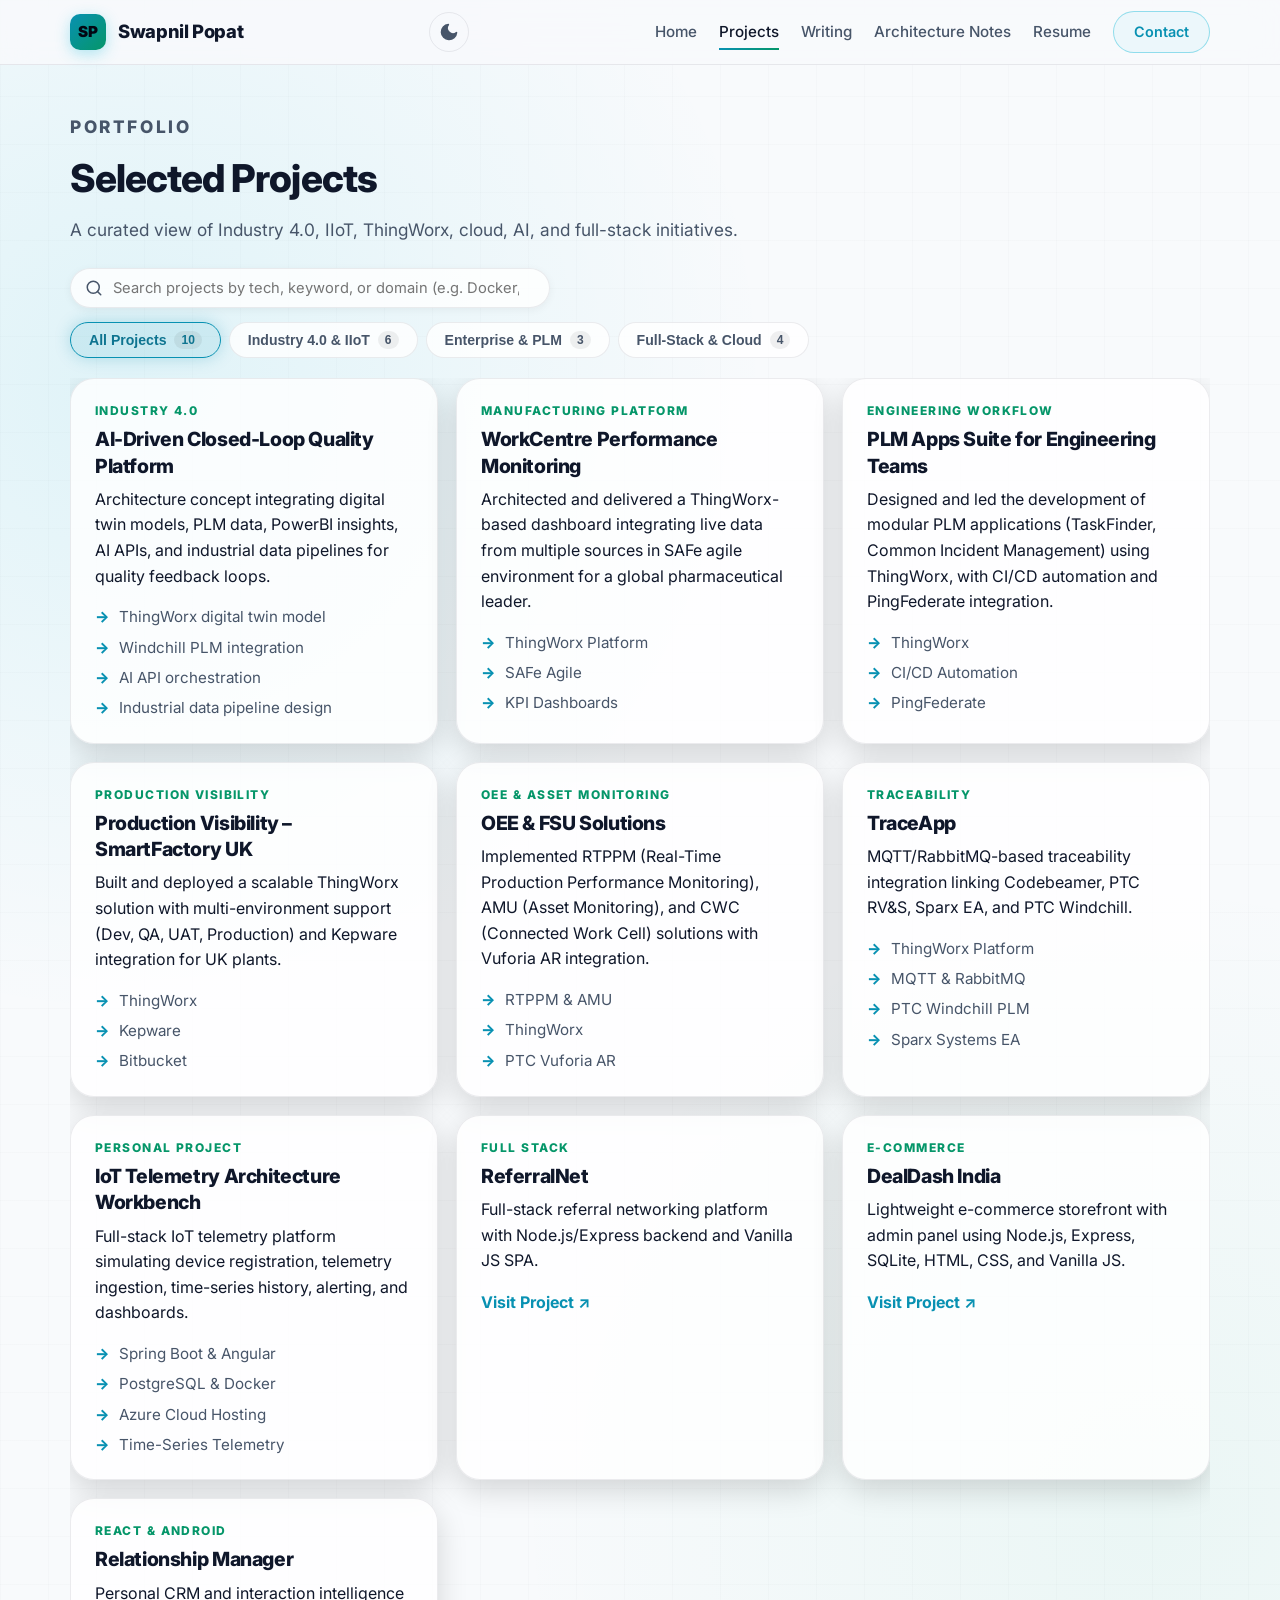
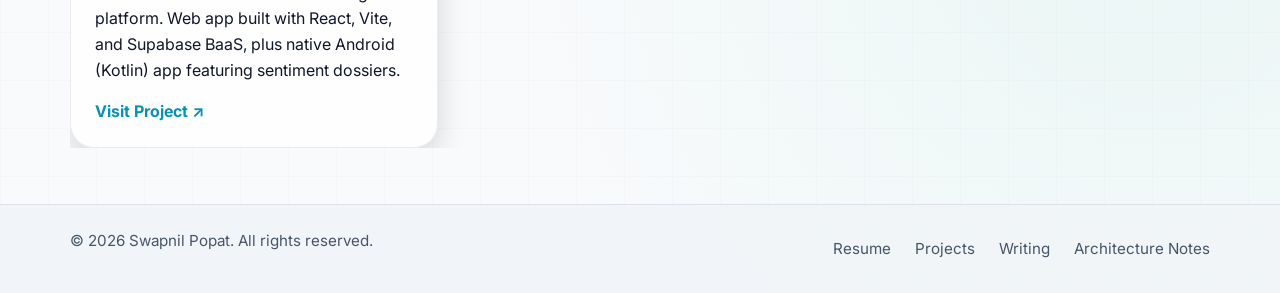
<file: projects/index.html>
<!DOCTYPE html>
<html lang="en">
<head>
  <meta charset="UTF-8" />
  <meta name="viewport" content="width=device-width, initial-scale=1.0" />

<title>Projects | Swapnil Popat | Industry 4.0 Solutions Architect</title>

<meta name="description" content="Selected projects portfolio of Swapnil Popat: Industry 4.0, IIoT, ThingWorx, digital twin architectures, and full-stack solutions.">

<meta name="keywords" content="Swapnil Popat, Industry 4.0 Architect, IIoT Architect, ThingWorx Developer, Smart Factory, Enterprise Architecture, SAP LeanIX, Digital Twin, Manufacturing IoT, Pune India">

<meta name="author" content="Swapnil Popat">
<meta name="robots" content="index, follow">
<meta name="referrer" content="strict-origin-when-cross-origin">

<meta property="og:title" content="Projects | Swapnil Popat | Industry 4.0 Solutions Architect">
<meta property="og:description" content="13+ years in IIoT, ThingWorx, Smart Factory, Enterprise Architecture, and manufacturing digital transformation.">
<meta property="og:type" content="website">
<meta property="og:url" content="https://swapnilpopat.github.io/projects/">
<meta property="og:image" content="https://swapnilpopat.github.io/assets/img/og-image.png">
<meta property="og:image:width" content="1200">
<meta property="og:image:height" content="630">
<meta property="og:image:alt" content="Swapnil Popat - Projects Portfolio">

<meta name="twitter:card" content="summary_large_image">
<meta name="twitter:title" content="Projects | Swapnil Popat | Industry 4.0 Solutions Architect">
<meta name="twitter:description" content="IIoT, ThingWorx, Smart Factory, Enterprise Architecture, and Team Leadership.">
<meta name="twitter:image" content="https://swapnilpopat.github.io/assets/img/og-image.png">

<link rel="canonical" href="https://swapnilpopat.github.io/projects/">

<!-- Favicon & PWA -->
<link rel="icon" type="image/svg+xml" href="/assets/img/favicon.svg">
<link rel="apple-touch-icon" href="/assets/img/apple-touch-icon.png">
<link rel="manifest" href="/manifest.json">
<meta name="theme-color" content="#0f172a">

  <!-- Google Analytics (Lazy Loaded on User Interaction) -->
  <script>
    (function() {
      window.dataLayer = window.dataLayer || [];
      window.gtag = function() { dataLayer.push(arguments); };
      gtag('js', new Date());
      gtag('config', 'G-MF80VFT89Z', { anonymize_ip: true });

      let gaLoaded = false;
      function loadGA() {
        if (gaLoaded) return;
        gaLoaded = true;

        window.removeEventListener('scroll', loadGA);
        window.removeEventListener('mousemove', loadGA);
        window.removeEventListener('touchstart', loadGA);
        window.removeEventListener('keydown', loadGA);

        const script = document.createElement('script');
        script.async = true;
        script.src = 'https://www.googletagmanager.com/gtag/js?id=G-MF80VFT89Z';
        document.head.appendChild(script);
      }

      window.addEventListener('scroll', loadGA, { passive: true });
      window.addEventListener('mousemove', loadGA, { passive: true });
      window.addEventListener('touchstart', loadGA, { passive: true });
      window.addEventListener('keydown', loadGA, { passive: true });

      setTimeout(loadGA, 4000);
    })();
  </script>
  
  <!-- Structured Data (JSON-LD) -->
  <script type="application/ld+json">
  {
    "@context": "https://schema.org",
    "@type": "CollectionPage",
    "name": "Projects Portfolio | Swapnil Popat",
    "url": "https://swapnilpopat.github.io/projects/",
    "description": "Selected Industry 4.0, IIoT, ThingWorx, digital twin, and full-stack software initiatives by Swapnil Popat.",
    "author": {
      "@type": "Person",
      "name": "Swapnil Popat",
      "jobTitle": "IT Solutions Architect & Team Lead",
      "image": "https://swapnilpopat.github.io/assets/img/profile.webp",
      "url": "https://swapnilpopat.github.io/",
      "email": "mailto:popatswapnil@gmail.com",
      "sameAs": [
        "https://swapnilpopat.in/",
        "https://blog.swapnilpopat.in/",
        "https://www.linkedin.com/in/swapnilpopat/",
        "https://github.com/swapnilpopat",
        "https://x.com/swapnilpopat",
        "https://www.instagram.com/swapnilpopat/",
        "https://www.facebook.com/swapnilPopat",
        "https://www.credly.com/users/swapnilpopat/badges"
      ]
    },
    "breadcrumb": {
      "@type": "BreadcrumbList",
      "itemListElement": [
        {
          "@type": "ListItem",
          "position": 1,
          "name": "Home",
          "item": "https://swapnilpopat.github.io/"
        },
        {
          "@type": "ListItem",
          "position": 2,
          "name": "Projects",
          "item": "https://swapnilpopat.github.io/projects/"
        }
      ]
    }
  }
  </script>

  <!-- Theme Toggle Detection Script -->
  <script>
    (function() {
      const theme = localStorage.getItem("theme") || (window.matchMedia("(prefers-color-scheme: dark)").matches ? "dark" : "light");
      document.documentElement.setAttribute("data-theme", theme);
    })();
  </script>
  <!-- Preload Critical CSS -->
  <link rel="preload" href="/assets/css/style.min.css?v=1.8" as="style" />

  <!-- Google Fonts (Optimized Async Load) -->
  <link rel="preconnect" href="https://fonts.googleapis.com" />
  <link rel="preconnect" href="https://fonts.gstatic.com" crossorigin />
  <link
    href="https://fonts.googleapis.com/css2?family=Inter:wght@400;500;600;700;800&display=swap"
    rel="stylesheet"
    media="print"
    onload="this.media='all'"
  />
  <noscript>
    <link
      href="https://fonts.googleapis.com/css2?family=Inter:wght@400;500;600;700;800&display=swap"
      rel="stylesheet"
    />
  </noscript>

  <link rel="stylesheet" href="/assets/css/style.min.css?v=1.8" />
</head>

<body>
  <a class="skip-link" href="#main">Skip to content</a>
  <header class="site-header">
    <div class="container nav-container">
      <a class="logo" href="/" aria-label="Swapnil Popat homepage">
        <div class="logo-mark">SP</div>
        <span class="logo-text">Swapnil Popat</span>
      </a>

      <div class="nav-actions">
        <button id="theme-toggle" class="theme-toggle-btn" aria-label="Toggle Theme"></button>
        <button class="mobile-nav-toggle" aria-label="Toggle navigation" aria-expanded="false">
          <span class="bar"></span>
          <span class="bar"></span>
          <span class="bar"></span>
        </button>
      </div>

      <nav class="main-nav" aria-label="Primary navigation">
        <a href="/" class="nav-link">Home</a>
        <a href="/projects/" class="nav-link active" aria-current="page">Projects</a>
        <a href="/writing/" class="nav-link">Writing</a>
        <a href="/architecture-notes/" class="nav-link">Architecture Notes</a>
        <a href="/resume/" class="nav-link">Resume</a>
        <a href="mailto:popatswapnil@gmail.com" class="nav-cta">Contact</a>
      </nav>
    </div>
  </header>

  <main class="page-shell container" id="main">
    <section class="page-hero">
      <p class="eyebrow">Portfolio</p>
      <h1>Selected Projects</h1>
      <p>
        A curated view of Industry 4.0, IIoT, ThingWorx, cloud, AI, and full-stack initiatives.
      </p>
    </section>

    <div class="project-search-container">
      <svg class="search-icon" width="18" height="18" viewBox="0 0 24 24" fill="none" stroke="currentColor" stroke-width="2" stroke-linecap="round" stroke-linejoin="round" aria-hidden="true"><circle cx="11" cy="11" r="8"></circle><line x1="21" y1="21" x2="16.65" y2="16.65"></line></svg>
      <input type="search" id="project-search" class="project-search-input" placeholder="Search projects by tech, keyword, or domain (e.g. Docker, Python, IIoT)..." aria-label="Search projects by keyword" autocomplete="off" />
    </div>

    <div class="md-filter-bar" role="toolbar" aria-label="Filter projects by domain">
      <button class="md-chip active" data-filter="all">All Projects <span class="md-chip-count">10</span></button>
      <button class="md-chip" data-filter="iiot">Industry 4.0 &amp; IIoT <span class="md-chip-count">6</span></button>
      <button class="md-chip" data-filter="architecture">Enterprise &amp; PLM <span class="md-chip-count">3</span></button>
      <button class="md-chip" data-filter="fullstack">Full-Stack &amp; Cloud <span class="md-chip-count">4</span></button>
    </div>

    <div id="no-projects-message" class="no-results-card" style="display: none;" role="status">
      <p class="no-results-title">No matching projects found</p>
      <p class="no-results-desc">Try clearing your search keyword or selecting a different category chip.</p>
    </div>

    <section class="grid cards-grid">
      <article class="card reveal" data-category="iiot architecture">
        <span class="tag">Industry 4.0</span>
        <h2>AI-Driven Closed-Loop Quality Platform</h2>
        <p>
          Architecture concept integrating digital twin models, PLM data, PowerBI insights,
          AI APIs, and industrial data pipelines for quality feedback loops.
        </p>
        <ul>
          <li>ThingWorx digital twin model</li>
          <li>Windchill PLM integration</li>
          <li>AI API orchestration</li>
          <li>Industrial data pipeline design</li>
        </ul>
      </article>

      <article class="card reveal" data-category="iiot">
        <span class="tag">Manufacturing Platform</span>
        <h2>WorkCentre Performance Monitoring</h2>
        <p>
          Architected and delivered a ThingWorx-based dashboard integrating live data from multiple sources in SAFe agile environment for a global pharmaceutical leader.
        </p>
        <ul>
          <li>ThingWorx Platform</li>
          <li>SAFe Agile</li>
          <li>KPI Dashboards</li>
        </ul>
      </article>

      <article class="card reveal" data-category="architecture">
        <span class="tag">Engineering Workflow</span>
        <h2>PLM Apps Suite for Engineering Teams</h2>
        <p>
          Designed and led the development of modular PLM applications (TaskFinder, Common Incident Management) using ThingWorx, with CI/CD automation and PingFederate integration.
        </p>
        <ul>
          <li>ThingWorx</li>
          <li>CI/CD Automation</li>
          <li>PingFederate</li>
        </ul>
      </article>

      <article class="card reveal" data-category="iiot">
        <span class="tag">Production Visibility</span>
        <h2>Production Visibility – SmartFactory UK</h2>
        <p>
          Built and deployed a scalable ThingWorx solution with multi-environment support (Dev, QA, UAT, Production) and Kepware integration for UK plants.
        </p>
        <ul>
          <li>ThingWorx</li>
          <li>Kepware</li>
          <li>Bitbucket</li>
        </ul>
      </article>

      <article class="card reveal" data-category="iiot">
        <span class="tag">OEE &amp; Asset Monitoring</span>
        <h2>OEE &amp; FSU Solutions</h2>
        <p>
          Implemented RTPPM (Real-Time Production Performance Monitoring), AMU (Asset Monitoring), and CWC (Connected Work Cell) solutions with Vuforia AR integration.
        </p>
        <ul>
          <li>RTPPM &amp; AMU</li>
          <li>ThingWorx</li>
          <li>PTC Vuforia AR</li>
        </ul>
      </article>

      <article class="card reveal" data-category="iiot architecture">
        <span class="tag">Traceability</span>
        <h2>TraceApp</h2>
        <p>
          MQTT/RabbitMQ-based traceability integration linking Codebeamer, PTC RV&amp;S, Sparx EA, and PTC Windchill.
        </p>
        <ul>
          <li>ThingWorx Platform</li>
          <li>MQTT &amp; RabbitMQ</li>
          <li>PTC Windchill PLM</li>
          <li>Sparx Systems EA</li>
        </ul>
      </article>

      <article class="card reveal" data-category="iiot fullstack">
        <span class="tag">Personal Project</span>
        <h2>IoT Telemetry Architecture Workbench</h2>
        <p>
          Full-stack IoT telemetry platform simulating device registration, telemetry ingestion, time-series history, alerting, and dashboards.
        </p>
        <ul>
          <li>Spring Boot &amp; Angular</li>
          <li>PostgreSQL &amp; Docker</li>
          <li>Azure Cloud Hosting</li>
          <li>Time-Series Telemetry</li>
        </ul>
      </article>

      <article class="card reveal" data-category="fullstack">
        <span class="tag">Full Stack</span>
        <h2>ReferralNet</h2>
        <p>
          Full-stack referral networking platform with Node.js/Express backend and Vanilla JS SPA.
        </p>
        <a href="https://referralnet.online/" target="_blank" rel="noopener noreferrer" class="text-link">Visit Project ↗</a>
      </article>

      <article class="card reveal" data-category="fullstack">
        <span class="tag">E-commerce</span>
        <h2>DealDash India</h2>
        <p>
          Lightweight e-commerce storefront with admin panel using Node.js, Express, SQLite,
          HTML, CSS, and Vanilla JS.
        </p>
        <a href="https://dealdashindia.store/" target="_blank" rel="noopener noreferrer" class="text-link">Visit Project ↗</a>
      </article>

      <article class="card reveal" data-category="fullstack">
        <span class="tag">React &amp; Android</span>
        <h2>Relationship Manager</h2>
        <p>
          Personal CRM and interaction intelligence platform. Web app built with React, Vite, and Supabase BaaS, plus native Android (Kotlin) app featuring sentiment dossiers.
        </p>
        <a href="https://relationshipmanager.online/" target="_blank" rel="noopener noreferrer" class="text-link">Visit Project ↗</a>
      </article>
    </section>
  </main>

  <!-- Footer -->
  <footer class="site-footer">
    <div class="container footer-container">
      <p>© <span id="year"></span> Swapnil Popat. All rights reserved.</p>
      <div class="footer-links">
        <a href="/resume/">Resume</a>
        <a href="/projects/">Projects</a>
        <a href="/writing/">Writing</a>
        <a href="/architecture-notes/">Architecture Notes</a>
      </div>
    </div>
  </footer>

  <script src="/assets/js/main.js" defer></script>
  <script src="/assets/js/analytics-events.js" defer></script>
</body>
</html>
</file>
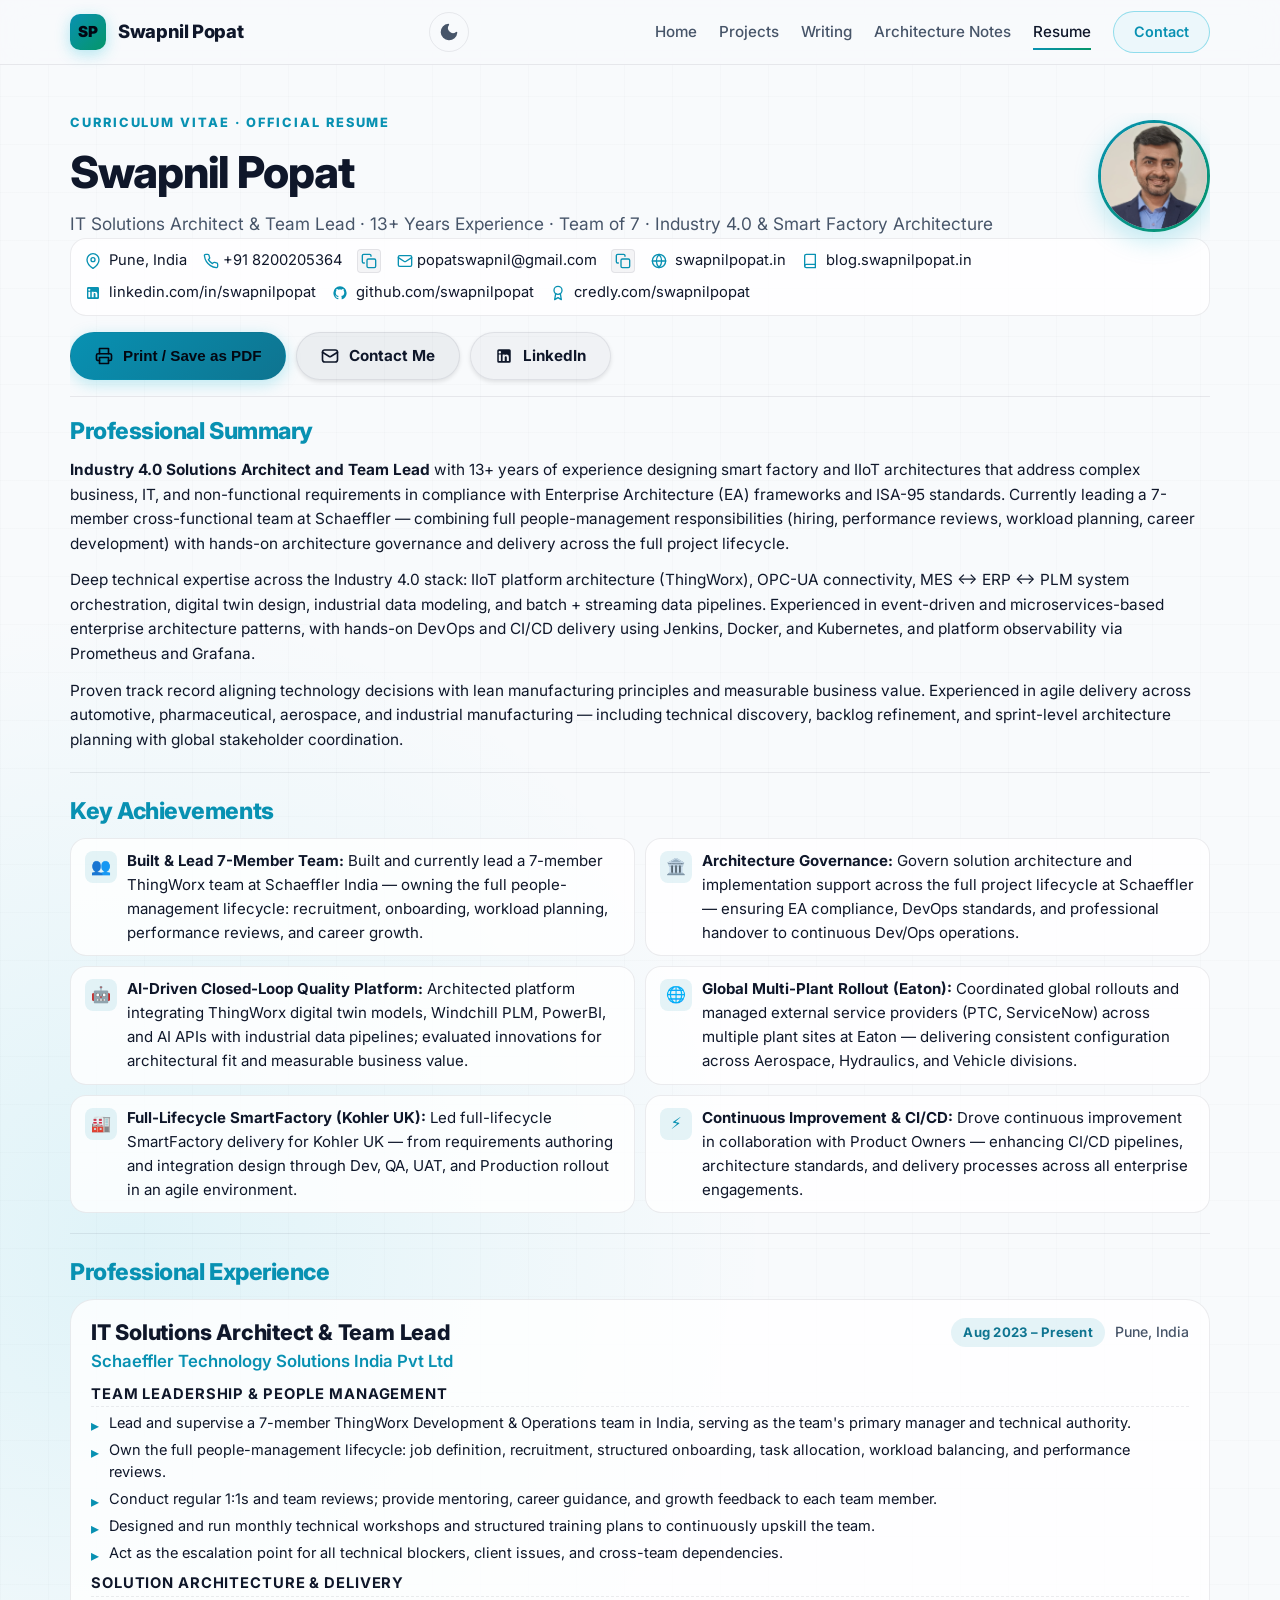
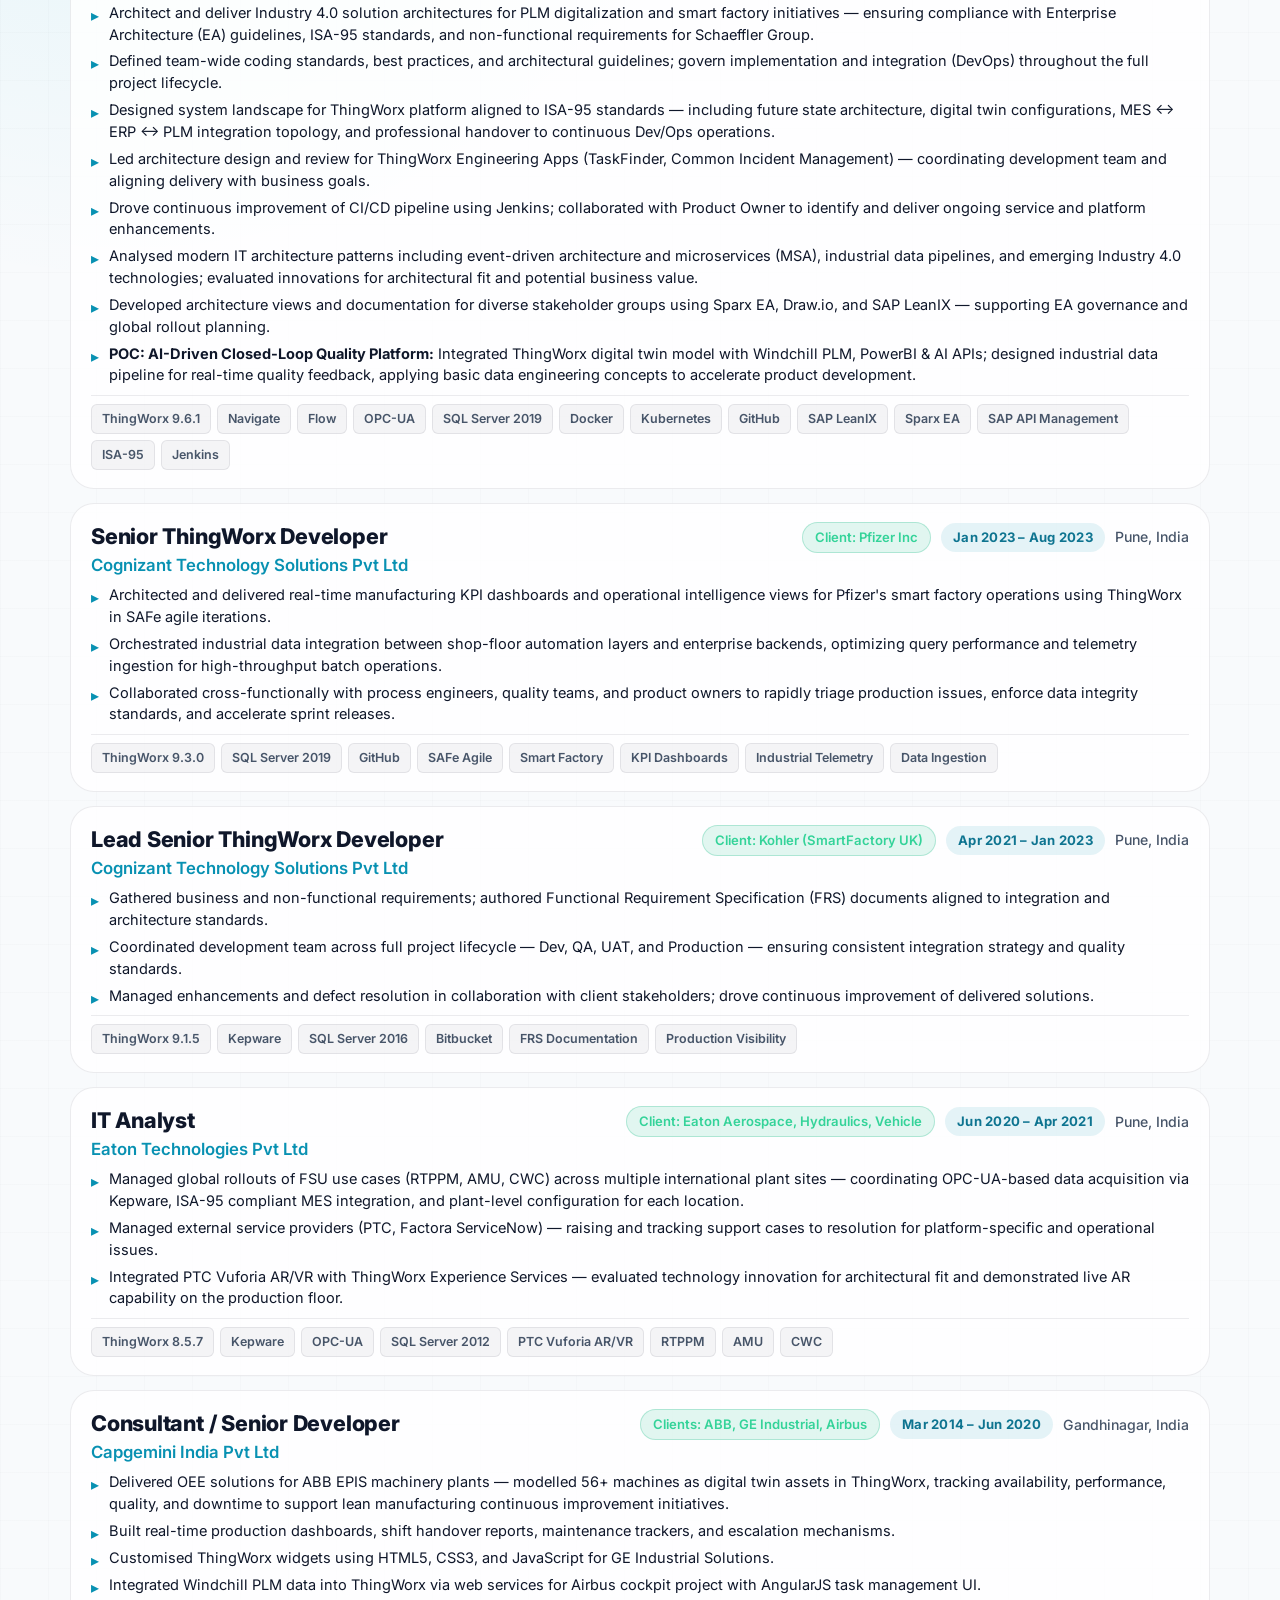
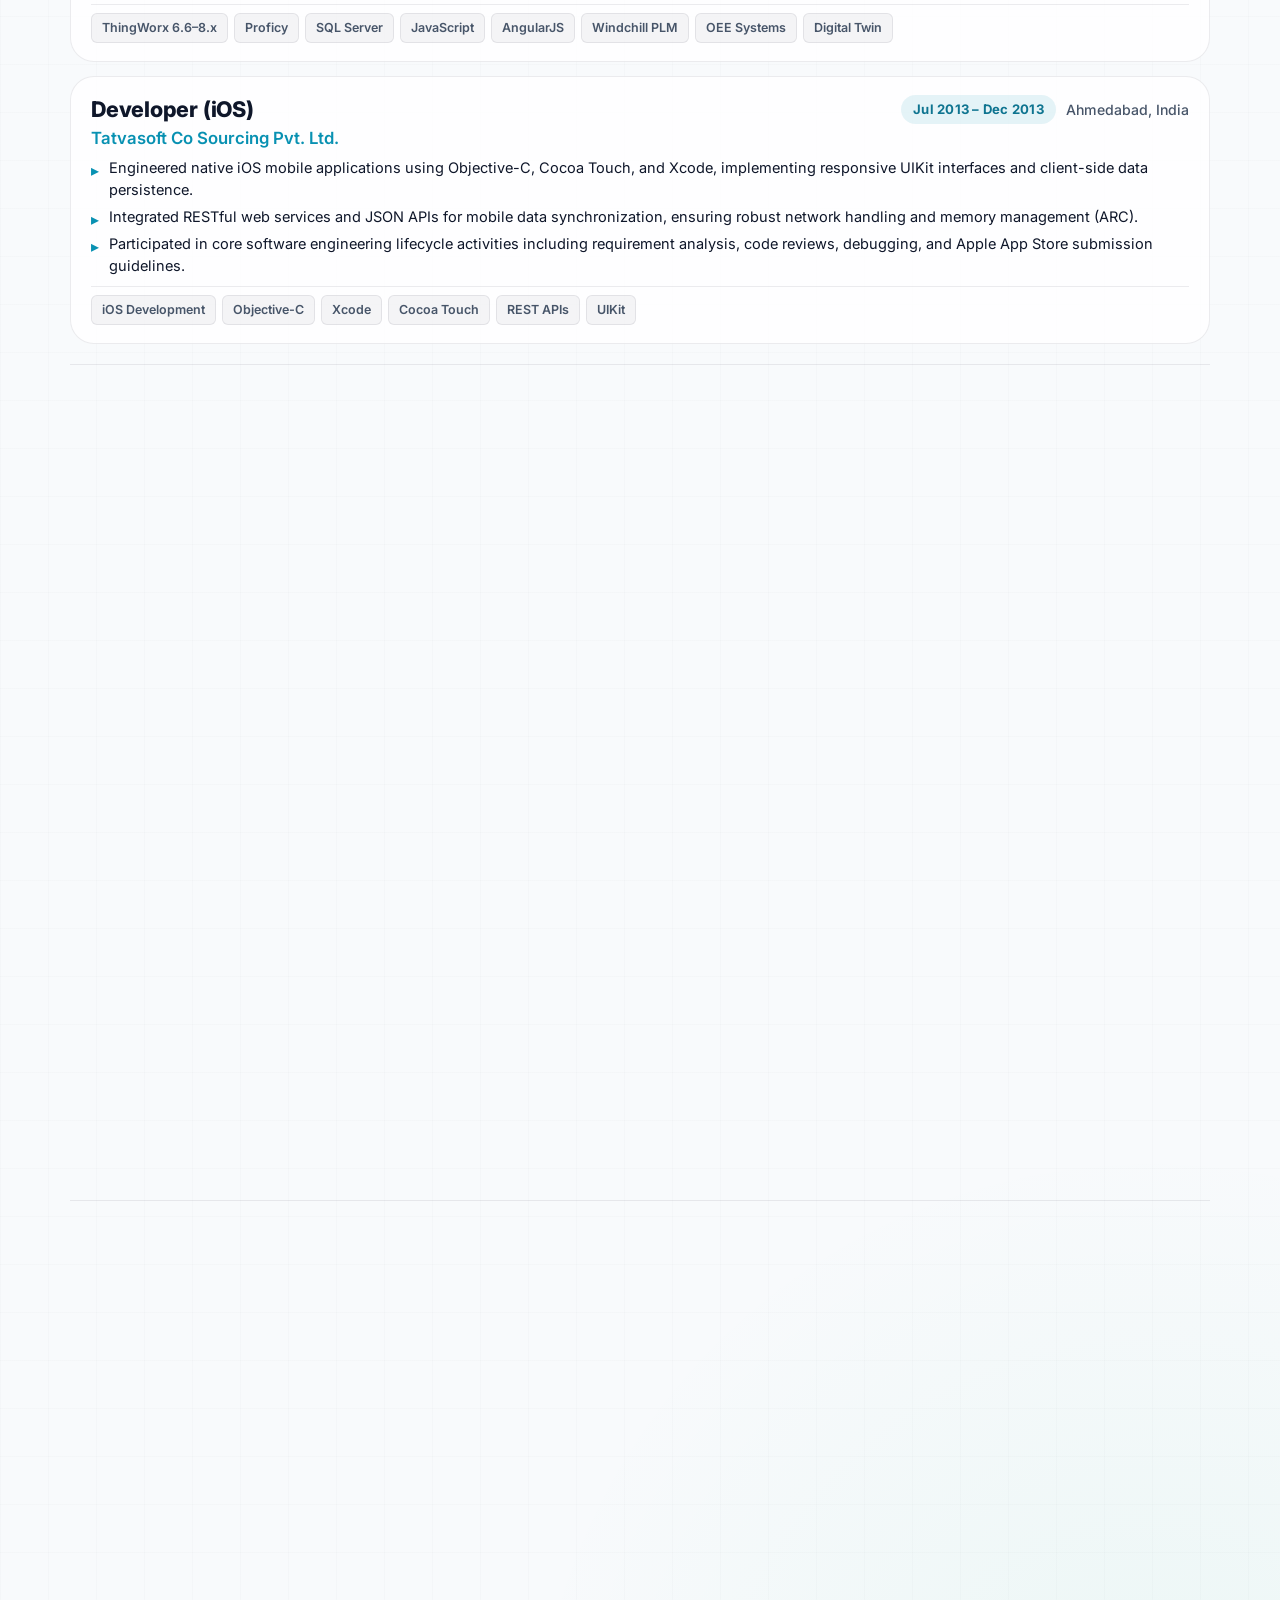
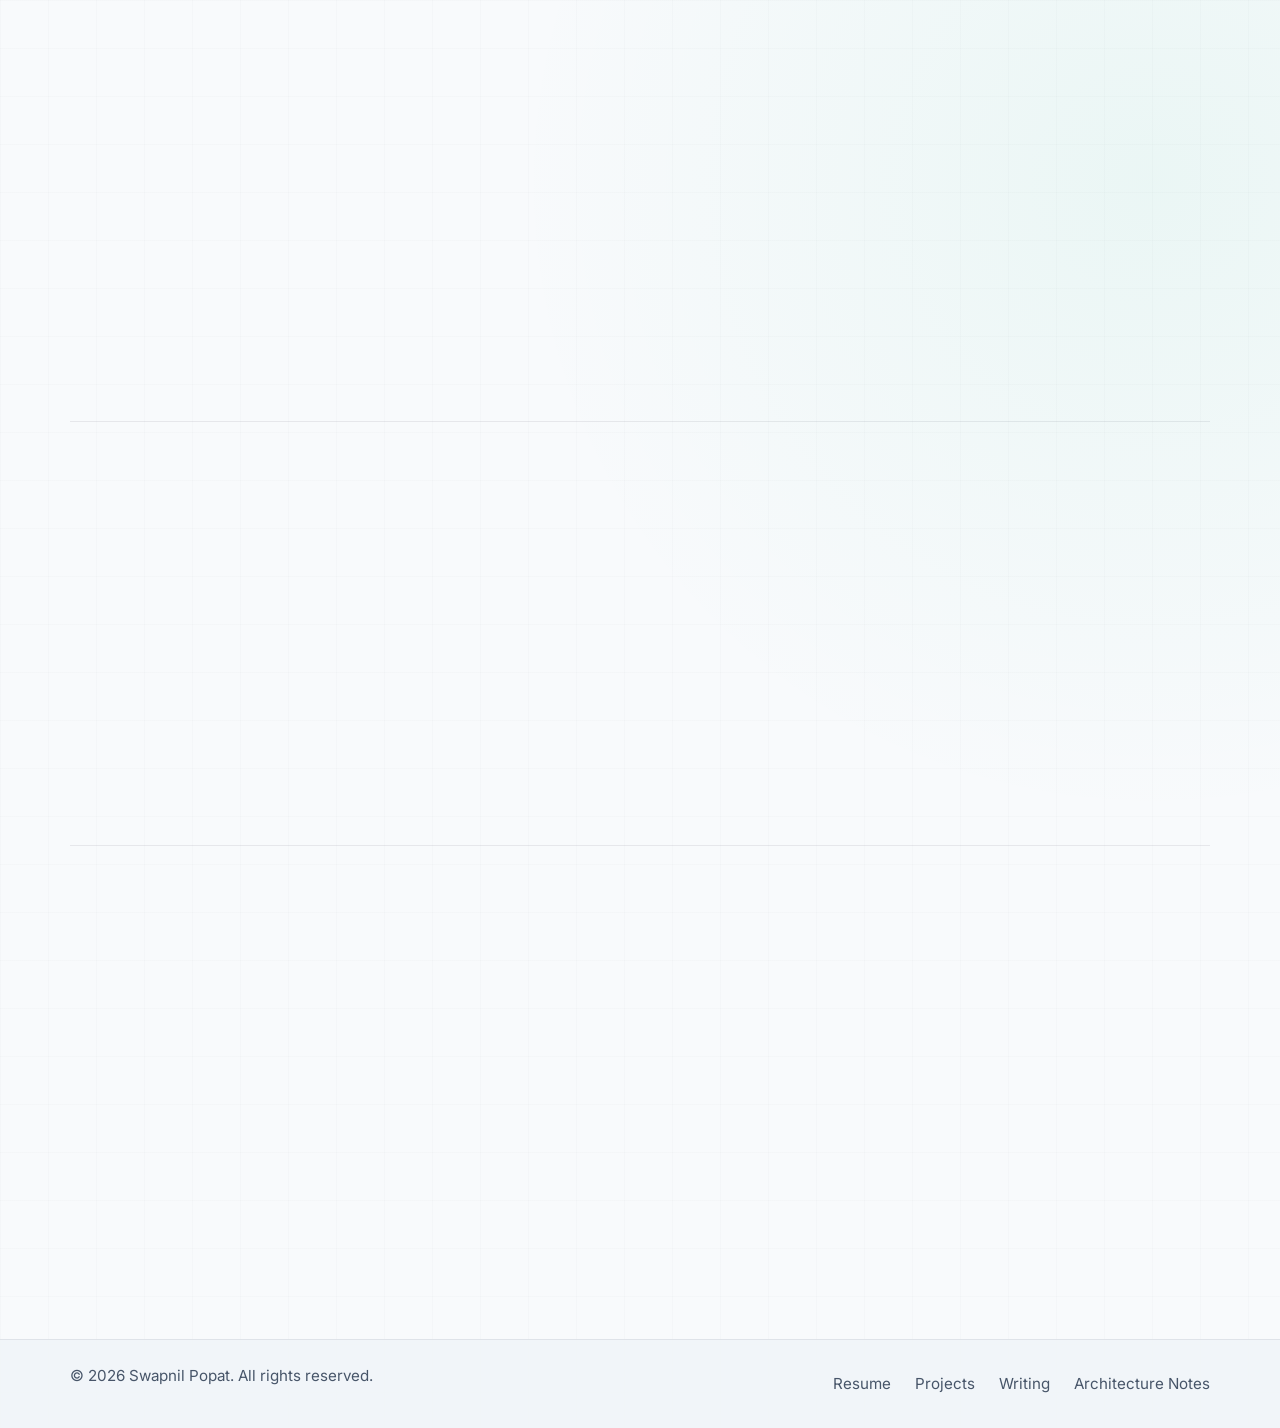
<file: resume/index.html>
<!DOCTYPE html>
<html lang="en">
<head>
  <meta charset="UTF-8" />
  <meta name="viewport" content="width=device-width, initial-scale=1.0" />
  <meta name="format-detection" content="telephone=no" />

  <title>Resume | Swapnil Popat | IT Solutions Architect & Team Lead</title>
  <meta name="description" content="Official Resume of Swapnil Popat — IT Solutions Architect and Team Lead specialising in Industry 4.0, smart factory platforms, IIoT, ThingWorx, and Enterprise Architecture." />
  <meta name="referrer" content="strict-origin-when-cross-origin" />
  <link rel="canonical" href="https://swapnilpopat.github.io/resume/" />
  <link rel="preload" href="/assets/css/style.min.css?v=1.8" as="style" />
  <link rel="preload" href="/assets/img/profile.webp" as="image" type="image/webp" />

  <!-- Open Graph -->
  <meta property="og:title" content="Resume | Swapnil Popat | IT Solutions Architect & Team Lead" />
  <meta property="og:description" content="Resume of Swapnil Popat — IT Solutions Architect and Team Lead specialising in Industry 4.0, IIoT, ThingWorx, Enterprise Architecture, and technical team leadership." />
  <meta property="og:type" content="website" />
  <meta property="og:url" content="https://swapnilpopat.github.io/resume/" />
  <meta property="og:image" content="https://swapnilpopat.github.io/assets/img/og-image.png" />
  <meta property="og:image:width" content="1200" />
  <meta property="og:image:height" content="630" />
  <meta property="og:image:alt" content="Swapnil Popat - IT Solutions Architect & Team Lead Resume" />

  <!-- Twitter Card -->
  <meta name="twitter:card" content="summary_large_image" />
  <meta name="twitter:title" content="Resume | Swapnil Popat | IT Solutions Architect & Team Lead" />
  <meta name="twitter:description" content="Resume of Swapnil Popat — IT Solutions Architect and Team Lead specialising in Industry 4.0, IIoT, ThingWorx, Enterprise Architecture, and technical team leadership." />
  <meta name="twitter:image" content="https://swapnilpopat.github.io/assets/img/og-image.png" />

  <!-- Structured Data (JSON-LD) -->
  <script type="application/ld+json">
  {
    "@context": "https://schema.org",
    "@type": "Person",
    "name": "Swapnil Popat",
    "jobTitle": "IT Solutions Architect & Team Lead",
    "image": "https://swapnilpopat.github.io/assets/img/profile.webp",
    "url": "https://swapnilpopat.github.io/resume/",
    "email": "popatswapnil@gmail.com",
    "telephone": "+918200205364",
    "address": {
      "@type": "PostalAddress",
      "addressLocality": "Pune",
      "addressCountry": "India"
    },
    "sameAs": [
      "https://swapnilpopat.in/",
      "https://blog.swapnilpopat.in/",
      "https://www.linkedin.com/in/swapnil-popat/",
      "https://www.linkedin.com/in/swapnilpopat/",
      "https://github.com/SwapnilPopat",
      "https://www.credly.com/users/swapnilpopat/badges"
    ],
    "alumniOf": {
      "@type": "CollegeOrUniversity",
      "name": "Atmiya University, Rajkot (GTU)"
    },
    "knowsAbout": [
      "Industry 4.0",
      "ThingWorx",
      "Enterprise Architecture",
      "SAP LeanIX",
      "ISA-95",
      "IIoT",
      "Smart Factory",
      "OPC-UA",
      "Docker",
      "Kubernetes",
      "DevOps"
    ]
  }
  </script>

  <!-- Favicon & PWA -->
  <link rel="icon" type="image/svg+xml" href="/assets/img/favicon.svg" />
  <link rel="apple-touch-icon" href="/assets/img/apple-touch-icon.png" />
  <link rel="manifest" href="/manifest.json" />
  <meta name="theme-color" content="#0f172a" />

  <!-- Google Analytics (Lazy Loaded on User Interaction) -->
  <script>
    (function() {
      window.dataLayer = window.dataLayer || [];
      window.gtag = function() { dataLayer.push(arguments); };
      gtag('js', new Date());
      gtag('config', 'G-MF80VFT89Z', { anonymize_ip: true });

      let gaLoaded = false;
      function loadGA() {
        if (gaLoaded) return;
        gaLoaded = true;

        window.removeEventListener('scroll', loadGA);
        window.removeEventListener('mousemove', loadGA);
        window.removeEventListener('touchstart', loadGA);
        window.removeEventListener('keydown', loadGA);

        const script = document.createElement('script');
        script.async = true;
        script.src = 'https://www.googletagmanager.com/gtag/js?id=G-MF80VFT89Z';
        document.head.appendChild(script);
      }

      window.addEventListener('scroll', loadGA, { passive: true });
      window.addEventListener('mousemove', loadGA, { passive: true });
      window.addEventListener('touchstart', loadGA, { passive: true });
      window.addEventListener('keydown', loadGA, { passive: true });

      setTimeout(loadGA, 4000);
    })();
  </script>

  <!-- Google Fonts (Optimized Async Load) -->
  <link rel="preconnect" href="https://fonts.googleapis.com" />
  <link rel="preconnect" href="https://fonts.gstatic.com" crossorigin />
  <link
    href="https://fonts.googleapis.com/css2?family=Inter:wght@400;500;600;700;800&display=swap"
    rel="stylesheet"
    media="print"
    onload="this.media='all'"
  />
  <noscript>
    <link
      href="https://fonts.googleapis.com/css2?family=Inter:wght@400;500;600;700;800&display=swap"
      rel="stylesheet"
    />
  </noscript>

  <link rel="stylesheet" href="/assets/css/style.min.css?v=1.8" />

  <!-- Theme Toggle Detection Script -->
  <script>
    (function() {
      const theme = localStorage.getItem("theme") || (window.matchMedia("(prefers-color-scheme: dark)").matches ? "dark" : "light");
      document.documentElement.setAttribute("data-theme", theme);
    })();
  </script>
</head>

<body>
  <a class="skip-link no-print" href="#main">Skip to content</a>

  <!-- Site Header -->
  <header class="site-header no-print">
    <div class="container nav-container">
      <a class="logo" href="/" aria-label="Swapnil Popat homepage">
        <div class="logo-mark">SP</div>
        <span class="logo-text">Swapnil Popat</span>
      </a>

      <div class="nav-actions">
        <button id="theme-toggle" class="theme-toggle-btn" aria-label="Toggle Theme"></button>
        <button class="mobile-nav-toggle" aria-label="Toggle navigation" aria-expanded="false">
          <span class="bar"></span>
          <span class="bar"></span>
          <span class="bar"></span>
        </button>
      </div>

      <nav class="main-nav" aria-label="Primary navigation">
        <a href="/" class="nav-link">Home</a>
        <a href="/projects/" class="nav-link">Projects</a>
        <a href="/writing/" class="nav-link">Writing</a>
        <a href="/architecture-notes/" class="nav-link">Architecture Notes</a>
        <a href="/resume/" class="nav-link active" aria-current="page">Resume</a>
        <a href="mailto:popatswapnil@gmail.com" class="nav-cta">Contact</a>
      </nav>
    </div>
  </header>

  <main class="page-shell container" id="main">
    <!-- Resume Header / Hero -->
    <section class="resume-hero">
      <div class="resume-hero-header">
        <div class="resume-hero-content">
          <p class="eyebrow">Curriculum Vitae · Official Resume</p>
          <h1>Swapnil Popat</h1>
          <p class="resume-hero-subtitle">
            IT Solutions Architect &amp; Team Lead · <span class="dynamic-exp-years">13+</span> Years Experience · Team of 7 · Industry 4.0 &amp; Smart Factory Architecture
          </p>
        </div>
        <div class="resume-profile-frame">
          <img src="/assets/img/profile.webp" alt="Swapnil Popat - IT Solutions Architect & Team Lead" class="resume-profile-img" width="112" height="112" loading="eager" fetchpriority="high" decoding="async" />
        </div>
      </div>

      <!-- Contact Meta Bar -->
      <div class="resume-contact-bar">
        <span class="resume-contact-item">
          <svg viewBox="0 0 24 24" fill="none" stroke="currentColor" stroke-width="2" stroke-linecap="round" stroke-linejoin="round" aria-hidden="true"><path d="M21 10c0 7-9 13-9 13s-9-6-9-13a9 9 0 0 1 18 0z"></path><circle cx="12" cy="10" r="3"></circle></svg>
          Pune, India
        </span>
        <span class="resume-contact-item">
          <a href="tel:+918200205364" style="color: inherit; text-decoration: none; display: inline-flex; align-items: center; gap: 4px;">
            <svg viewBox="0 0 24 24" fill="none" stroke="currentColor" stroke-width="2" stroke-linecap="round" stroke-linejoin="round" aria-hidden="true"><path d="M22 16.92v3a2 2 0 0 1-2.18 2 19.79 19.79 0 0 1-8.63-3.07 19.5 19.5 0 0 1-6-6 19.79 19.79 0 0 1-3.07-8.67A2 2 0 0 1 4.11 2h3a2 2 0 0 1 2 1.72 12.84 12.84 0 0 0 .7 2.81 2 2 0 0 1-.45 2.11L8.09 9.91a16 16 0 0 0 6 6l1.27-1.27a2 2 0 0 1 2.11-.45 12.84 12.84 0 0 0 2.81.7A2 2 0 0 1 22 16.92z"></path></svg>
            +91 8200205364
          </a>
          <button type="button" class="resume-contact-copy-btn copy-btn no-print" data-copy="+918200205364" aria-label="Copy phone number">
            <svg width="12" height="12" viewBox="0 0 24 24" fill="none" stroke="currentColor" stroke-width="2" stroke-linecap="round" stroke-linejoin="round" aria-hidden="true"><rect x="9" y="9" width="13" height="13" rx="2" ry="2"></rect><path d="M5 15H4a2 2 0 0 1-2-2V4a2 2 0 0 1 2-2h9a2 2 0 0 1 2 2v1"></path></svg>
            <span class="copy-tooltip">Copied!</span>
          </button>
        </span>
        <span class="resume-contact-item">
          <a href="mailto:popatswapnil@gmail.com" style="color: inherit; text-decoration: none; display: inline-flex; align-items: center; gap: 4px;">
            <svg viewBox="0 0 24 24" fill="none" stroke="currentColor" stroke-width="2" stroke-linecap="round" stroke-linejoin="round" aria-hidden="true"><rect x="2" y="4" width="20" height="16" rx="2"></rect><path d="m22 7-8.97 5.7a1.94 1.94 0 0 1-2.06 0L2 7"></path></svg>
            popatswapnil@gmail.com
          </a>
          <button type="button" class="resume-contact-copy-btn copy-btn no-print" data-copy="popatswapnil@gmail.com" aria-label="Copy email address">
            <svg width="12" height="12" viewBox="0 0 24 24" fill="none" stroke="currentColor" stroke-width="2" stroke-linecap="round" stroke-linejoin="round" aria-hidden="true"><rect x="9" y="9" width="13" height="13" rx="2" ry="2"></rect><path d="M5 15H4a2 2 0 0 1-2-2V4a2 2 0 0 1 2-2h9a2 2 0 0 1 2 2v1"></path></svg>
            <span class="copy-tooltip">Copied!</span>
          </button>
        </span>
        <a class="resume-contact-item" href="https://swapnilpopat.in" target="_blank" rel="noopener noreferrer">
          <svg viewBox="0 0 24 24" fill="none" stroke="currentColor" stroke-width="2" stroke-linecap="round" stroke-linejoin="round" aria-hidden="true"><circle cx="12" cy="12" r="10"></circle><line x1="2" y1="12" x2="22" y2="12"></line><path d="M12 2a15.3 15.3 0 0 1 4 10 15.3 15.3 0 0 1-4 10 15.3 15.3 0 0 1-4-10 15.3 15.3 0 0 1 4-10z"></path></svg>
          swapnilpopat.in
        </a>
        <a class="resume-contact-item" href="https://blog.swapnilpopat.in" target="_blank" rel="noopener noreferrer">
          <svg viewBox="0 0 24 24" fill="none" stroke="currentColor" stroke-width="2" stroke-linecap="round" stroke-linejoin="round" aria-hidden="true"><path d="M4 19.5A2.5 2.5 0 0 1 6.5 17H20"></path><path d="M6.5 2H20v20H6.5A2.5 2.5 0 0 1 4 19.5v-15A2.5 2.5 0 0 1 6.5 2z"></path></svg>
          blog.swapnilpopat.in
        </a>
        <a class="resume-contact-item" href="https://www.linkedin.com/in/swapnilpopat/" target="_blank" rel="noopener noreferrer">
          <svg viewBox="0 0 24 24" fill="currentColor" aria-hidden="true"><path d="M19 3a2 2 0 0 1 2 2v14a2 2 0 0 1-2 2H5a2 2 0 0 1-2-2V5a2 2 0 0 1 2-2h14m-.5 15.5v-5.3a3.26 3.26 0 0 0-3.26-3.26c-.85 0-1.84.52-2.28 1.3v-1.11h-2.79v8.37h2.79v-4.93c0-.77.62-1.4 1.39-1.4a1.4 1.4 0 0 1 1.4 1.4v4.93h2.75M6.46 8.76a1.64 1.64 0 1 0-.01-3.28 1.64 1.64 0 0 0 .01 3.28M5.07 18.5h2.79v-8.37H5.07v8.37Z"/></svg>
          linkedin.com/in/swapnilpopat
        </a>
        <a class="resume-contact-item" href="https://github.com/swapnilpopat" target="_blank" rel="noopener noreferrer">
          <svg viewBox="0 0 24 24" fill="currentColor" aria-hidden="true"><path d="M12 2A10 10 0 0 0 2 12c0 4.42 2.87 8.17 6.84 9.5.5.08.66-.23.66-.5v-1.69c-2.77.6-3.36-1.34-3.36-1.34-.46-1.16-1.11-1.47-1.11-1.47-.91-.62.07-.6.07-.6 1 .07 1.53 1.03 1.53 1.03.87 1.52 2.34 1.07 2.91.83.1-.65.35-1.09.63-1.34-2.22-.25-4.55-1.11-4.55-4.92 0-1.11.38-2 1.03-2.71-.1-.25-.45-1.29.1-2.64 0 0 .84-.27 2.75 1.02.79-.22 1.65-.33 2.5-.33.85 0 1.71.11 2.5.33 1.91-1.29 2.75-1.02 2.75-1.02.55 1.35.2 2.39.1 2.64.65.71 1.03 1.6 1.03 2.71 0 3.82-2.34 4.66-4.57 4.91.36.31.69.92.69 1.85V21c0 .27.16.59.67.5C19.14 20.16 22 16.42 22 12A10 10 0 0 0 12 2z"/></svg>
          github.com/swapnilpopat
        </a>
        <a class="resume-contact-item" href="https://www.credly.com/users/swapnilpopat/badges" target="_blank" rel="noopener noreferrer">
          <svg viewBox="0 0 24 24" fill="none" stroke="currentColor" stroke-width="2" stroke-linecap="round" stroke-linejoin="round" aria-hidden="true"><circle cx="12" cy="8" r="6"></circle><path d="M15.477 12.89 17 22l-5-3-5 3 1.523-9.11"></path></svg>
          credly.com/swapnilpopat
        </a>
      </div>

      <!-- Action Buttons -->
      <div class="resume-actions no-print">
        <button type="button" class="btn btn-primary" onclick="window.print()" id="print-resume-btn" aria-label="Print or save resume as PDF">
          <svg width="18" height="18" viewBox="0 0 24 24" fill="none" stroke="currentColor" stroke-width="2.2" stroke-linecap="round" stroke-linejoin="round" class="btn-icon-leading" aria-hidden="true" focusable="false"><polyline points="6 9 6 2 18 2 18 9"></polyline><path d="M6 18H4a2 2 0 0 1-2-2v-5a2 2 0 0 1 2-2h16a2 2 0 0 1 2 2v5a2 2 0 0 1-2 2h-2"></path><rect x="6" y="14" width="12" height="8"></rect></svg>
          <span>Print / Save as PDF</span>
        </button>
        <a class="btn btn-secondary" href="mailto:popatswapnil@gmail.com">
          <svg width="18" height="18" viewBox="0 0 24 24" fill="none" stroke="currentColor" stroke-width="2.2" stroke-linecap="round" stroke-linejoin="round" class="btn-icon-leading" aria-hidden="true" focusable="false"><rect x="2" y="4" width="20" height="16" rx="3"></rect><path d="m22 7-8.97 5.7a1.94 1.94 0 0 1-2.06 0L2 7"></path></svg>
          <span>Contact Me</span>
        </a>
        <a class="btn btn-ghost" href="https://www.linkedin.com/in/swapnilpopat/" target="_blank" rel="noopener noreferrer">
          <svg width="18" height="18" viewBox="0 0 24 24" fill="currentColor" class="btn-icon-leading" aria-hidden="true" focusable="false"><path d="M19 3a2 2 0 0 1 2 2v14a2 2 0 0 1-2 2H5a2 2 0 0 1-2-2V5a2 2 0 0 1 2-2h14m-.5 15.5v-5.3a3.26 3.26 0 0 0-3.26-3.26c-.85 0-1.84.52-2.28 1.3v-1.11h-2.79v8.37h2.79v-4.93c0-.77.62-1.4 1.39-1.4a1.4 1.4 0 0 1 1.4 1.4v4.93h2.75M6.46 8.76a1.64 1.64 0 1 0-.01-3.28 1.64 1.64 0 0 0 .01 3.28M5.07 18.5h2.79v-8.37H5.07v8.37Z"/></svg>
          <span>LinkedIn</span>
        </a>
      </div>
    </section>

    <!-- Professional Summary -->
    <section class="resume-section" id="summary">
      <h2>Professional Summary</h2>
      <p class="resume-lead-text">
        <strong>Industry 4.0 Solutions Architect and Team Lead</strong> with <span class="dynamic-exp-years">13+</span> years of experience designing smart factory and IIoT architectures that address complex business, IT, and non-functional requirements in compliance with Enterprise Architecture (EA) frameworks and ISA-95 standards. Currently leading a 7-member cross-functional team at Schaeffler — combining full people-management responsibilities (hiring, performance reviews, workload planning, career development) with hands-on architecture governance and delivery across the full project lifecycle.
      </p>
      <p class="resume-lead-text">
        Deep technical expertise across the Industry 4.0 stack: IIoT platform architecture (ThingWorx), OPC-UA connectivity, MES ↔ ERP ↔ PLM system orchestration, digital twin design, industrial data modeling, and batch + streaming data pipelines. Experienced in event-driven and microservices-based enterprise architecture patterns, with hands-on DevOps and CI/CD delivery using Jenkins, Docker, and Kubernetes, and platform observability via Prometheus and Grafana.
      </p>
      <p class="resume-lead-text">
        Proven track record aligning technology decisions with lean manufacturing principles and measurable business value. Experienced in agile delivery across automotive, pharmaceutical, aerospace, and industrial manufacturing — including technical discovery, backlog refinement, and sprint-level architecture planning with global stakeholder coordination.
      </p>
    </section>

    <!-- Key Achievements -->
    <section class="resume-section" id="achievements">
      <h2>Key Achievements</h2>
      <div class="resume-achievements-grid">
        <div class="resume-achievement-item">
          <div class="resume-achievement-icon" aria-hidden="true">👥</div>
          <div class="resume-achievement-text">
            <strong>Built &amp; Lead 7-Member Team:</strong> Built and currently lead a 7-member ThingWorx team at Schaeffler India — owning the full people-management lifecycle: recruitment, onboarding, workload planning, performance reviews, and career growth.
          </div>
        </div>

        <div class="resume-achievement-item">
          <div class="resume-achievement-icon" aria-hidden="true">🏛️</div>
          <div class="resume-achievement-text">
            <strong>Architecture Governance:</strong> Govern solution architecture and implementation support across the full project lifecycle at Schaeffler — ensuring EA compliance, DevOps standards, and professional handover to continuous Dev/Ops operations.
          </div>
        </div>

        <div class="resume-achievement-item">
          <div class="resume-achievement-icon" aria-hidden="true">🤖</div>
          <div class="resume-achievement-text">
            <strong>AI-Driven Closed-Loop Quality Platform:</strong> Architected platform integrating ThingWorx digital twin models, Windchill PLM, PowerBI, and AI APIs with industrial data pipelines; evaluated innovations for architectural fit and measurable business value.
          </div>
        </div>

        <div class="resume-achievement-item">
          <div class="resume-achievement-icon" aria-hidden="true">🌐</div>
          <div class="resume-achievement-text">
            <strong>Global Multi-Plant Rollout (Eaton):</strong> Coordinated global rollouts and managed external service providers (PTC, ServiceNow) across multiple plant sites at Eaton — delivering consistent configuration across Aerospace, Hydraulics, and Vehicle divisions.
          </div>
        </div>

        <div class="resume-achievement-item">
          <div class="resume-achievement-icon" aria-hidden="true">🏭</div>
          <div class="resume-achievement-text">
            <strong>Full-Lifecycle SmartFactory (Kohler UK):</strong> Led full-lifecycle SmartFactory delivery for Kohler UK — from requirements authoring and integration design through Dev, QA, UAT, and Production rollout in an agile environment.
          </div>
        </div>

        <div class="resume-achievement-item">
          <div class="resume-achievement-icon" aria-hidden="true">⚡</div>
          <div class="resume-achievement-text">
            <strong>Continuous Improvement &amp; CI/CD:</strong> Drove continuous improvement in collaboration with Product Owners — enhancing CI/CD pipelines, architecture standards, and delivery processes across all enterprise engagements.
          </div>
        </div>
      </div>
    </section>

    <!-- Professional Experience -->
    <section class="resume-section" id="experience">
      <h2>Professional Experience</h2>

      <!-- Role 1: Schaeffler -->
      <article class="resume-role-card">
        <div class="resume-role-header">
          <div>
            <h3 class="resume-role-title">IT Solutions Architect &amp; Team Lead</h3>
            <p class="resume-role-company">Schaeffler Technology Solutions India Pvt Ltd</p>
          </div>
          <div class="resume-role-meta">
            <span class="resume-date-badge">Aug 2023 – Present</span>
            <span class="resume-location-badge">Pune, India</span>
          </div>
        </div>

        <h4 class="resume-sub-heading">Team Leadership &amp; People Management</h4>
        <ul class="resume-bullet-list">
          <li>Lead and supervise a 7-member ThingWorx Development &amp; Operations team in India, serving as the team's primary manager and technical authority.</li>
          <li>Own the full people-management lifecycle: job definition, recruitment, structured onboarding, task allocation, workload balancing, and performance reviews.</li>
          <li>Conduct regular 1:1s and team reviews; provide mentoring, career guidance, and growth feedback to each team member.</li>
          <li>Designed and run monthly technical workshops and structured training plans to continuously upskill the team.</li>
          <li>Act as the escalation point for all technical blockers, client issues, and cross-team dependencies.</li>
        </ul>

        <h4 class="resume-sub-heading">Solution Architecture &amp; Delivery</h4>
        <ul class="resume-bullet-list">
          <li>Architect and deliver Industry 4.0 solution architectures for PLM digitalization and smart factory initiatives — ensuring compliance with Enterprise Architecture (EA) guidelines, ISA-95 standards, and non-functional requirements for Schaeffler Group.</li>
          <li>Defined team-wide coding standards, best practices, and architectural guidelines; govern implementation and integration (DevOps) throughout the full project lifecycle.</li>
          <li>Designed system landscape for ThingWorx platform aligned to ISA-95 standards — including future state architecture, digital twin configurations, MES ↔ ERP ↔ PLM integration topology, and professional handover to continuous Dev/Ops operations.</li>
          <li>Led architecture design and review for ThingWorx Engineering Apps (TaskFinder, Common Incident Management) — coordinating development team and aligning delivery with business goals.</li>
          <li>Drove continuous improvement of CI/CD pipeline using Jenkins; collaborated with Product Owner to identify and deliver ongoing service and platform enhancements.</li>
          <li>Analysed modern IT architecture patterns including event-driven architecture and microservices (MSA), industrial data pipelines, and emerging Industry 4.0 technologies; evaluated innovations for architectural fit and potential business value.</li>
          <li>Developed architecture views and documentation for diverse stakeholder groups using Sparx EA, Draw.io, and SAP LeanIX — supporting EA governance and global rollout planning.</li>
          <li><strong>POC: AI-Driven Closed-Loop Quality Platform:</strong> Integrated ThingWorx digital twin model with Windchill PLM, PowerBI &amp; AI APIs; designed industrial data pipeline for real-time quality feedback, applying basic data engineering concepts to accelerate product development.</li>
        </ul>

        <div class="resume-tech-tags">
          <span class="resume-tech-pill">ThingWorx 9.6.1</span>
          <span class="resume-tech-pill">Navigate</span>
          <span class="resume-tech-pill">Flow</span>
          <span class="resume-tech-pill">OPC-UA</span>
          <span class="resume-tech-pill">SQL Server 2019</span>
          <span class="resume-tech-pill">Docker</span>
          <span class="resume-tech-pill">Kubernetes</span>
          <span class="resume-tech-pill">GitHub</span>
          <span class="resume-tech-pill">SAP LeanIX</span>
          <span class="resume-tech-pill">Sparx EA</span>
          <span class="resume-tech-pill">SAP API Management</span>
          <span class="resume-tech-pill">ISA-95</span>
          <span class="resume-tech-pill">Jenkins</span>
        </div>
      </article>

      <!-- Role 2: Cognizant (Pfizer) -->
      <article class="resume-role-card">
        <div class="resume-role-header">
          <div>
            <h3 class="resume-role-title">Senior ThingWorx Developer</h3>
            <p class="resume-role-company">Cognizant Technology Solutions Pvt Ltd</p>
          </div>
          <div class="resume-role-meta">
            <span class="resume-client-badge">Client: Pfizer Inc</span>
            <span class="resume-date-badge">Jan 2023 – Aug 2023</span>
            <span class="resume-location-badge">Pune, India</span>
          </div>
        </div>

        <ul class="resume-bullet-list">
          <li>Architected and delivered real-time manufacturing KPI dashboards and operational intelligence views for Pfizer's smart factory operations using ThingWorx in SAFe agile iterations.</li>
          <li>Orchestrated industrial data integration between shop-floor automation layers and enterprise backends, optimizing query performance and telemetry ingestion for high-throughput batch operations.</li>
          <li>Collaborated cross-functionally with process engineers, quality teams, and product owners to rapidly triage production issues, enforce data integrity standards, and accelerate sprint releases.</li>
        </ul>

        <div class="resume-tech-tags">
          <span class="resume-tech-pill">ThingWorx 9.3.0</span>
          <span class="resume-tech-pill">SQL Server 2019</span>
          <span class="resume-tech-pill">GitHub</span>
          <span class="resume-tech-pill">SAFe Agile</span>
          <span class="resume-tech-pill">Smart Factory</span>
          <span class="resume-tech-pill">KPI Dashboards</span>
          <span class="resume-tech-pill">Industrial Telemetry</span>
          <span class="resume-tech-pill">Data Ingestion</span>
        </div>
      </article>

      <!-- Role 3: Cognizant (Kohler UK) -->
      <article class="resume-role-card">
        <div class="resume-role-header">
          <div>
            <h3 class="resume-role-title">Lead Senior ThingWorx Developer</h3>
            <p class="resume-role-company">Cognizant Technology Solutions Pvt Ltd</p>
          </div>
          <div class="resume-role-meta">
            <span class="resume-client-badge">Client: Kohler (SmartFactory UK)</span>
            <span class="resume-date-badge">Apr 2021 – Jan 2023</span>
            <span class="resume-location-badge">Pune, India</span>
          </div>
        </div>

        <ul class="resume-bullet-list">
          <li>Gathered business and non-functional requirements; authored Functional Requirement Specification (FRS) documents aligned to integration and architecture standards.</li>
          <li>Coordinated development team across full project lifecycle — Dev, QA, UAT, and Production — ensuring consistent integration strategy and quality standards.</li>
          <li>Managed enhancements and defect resolution in collaboration with client stakeholders; drove continuous improvement of delivered solutions.</li>
        </ul>

        <div class="resume-tech-tags">
          <span class="resume-tech-pill">ThingWorx 9.1.5</span>
          <span class="resume-tech-pill">Kepware</span>
          <span class="resume-tech-pill">SQL Server 2016</span>
          <span class="resume-tech-pill">Bitbucket</span>
          <span class="resume-tech-pill">FRS Documentation</span>
          <span class="resume-tech-pill">Production Visibility</span>
        </div>
      </article>

      <!-- Role 4: Eaton -->
      <article class="resume-role-card">
        <div class="resume-role-header">
          <div>
            <h3 class="resume-role-title">IT Analyst</h3>
            <p class="resume-role-company">Eaton Technologies Pvt Ltd</p>
          </div>
          <div class="resume-role-meta">
            <span class="resume-client-badge">Client: Eaton Aerospace, Hydraulics, Vehicle</span>
            <span class="resume-date-badge">Jun 2020 – Apr 2021</span>
            <span class="resume-location-badge">Pune, India</span>
          </div>
        </div>

        <ul class="resume-bullet-list">
          <li>Managed global rollouts of FSU use cases (RTPPM, AMU, CWC) across multiple international plant sites — coordinating OPC-UA-based data acquisition via Kepware, ISA-95 compliant MES integration, and plant-level configuration for each location.</li>
          <li>Managed external service providers (PTC, Factora ServiceNow) — raising and tracking support cases to resolution for platform-specific and operational issues.</li>
          <li>Integrated PTC Vuforia AR/VR with ThingWorx Experience Services — evaluated technology innovation for architectural fit and demonstrated live AR capability on the production floor.</li>
        </ul>

        <div class="resume-tech-tags">
          <span class="resume-tech-pill">ThingWorx 8.5.7</span>
          <span class="resume-tech-pill">Kepware</span>
          <span class="resume-tech-pill">OPC-UA</span>
          <span class="resume-tech-pill">SQL Server 2012</span>
          <span class="resume-tech-pill">PTC Vuforia AR/VR</span>
          <span class="resume-tech-pill">RTPPM</span>
          <span class="resume-tech-pill">AMU</span>
          <span class="resume-tech-pill">CWC</span>
        </div>
      </article>

      <!-- Role 5: Capgemini -->
      <article class="resume-role-card">
        <div class="resume-role-header">
          <div>
            <h3 class="resume-role-title">Consultant / Senior Developer</h3>
            <p class="resume-role-company">Capgemini India Pvt Ltd</p>
          </div>
          <div class="resume-role-meta">
            <span class="resume-client-badge">Clients: ABB, GE Industrial, Airbus</span>
            <span class="resume-date-badge">Mar 2014 – Jun 2020</span>
            <span class="resume-location-badge">Gandhinagar, India</span>
          </div>
        </div>

        <ul class="resume-bullet-list">
          <li>Delivered OEE solutions for ABB EPIS machinery plants — modelled 56+ machines as digital twin assets in ThingWorx, tracking availability, performance, quality, and downtime to support lean manufacturing continuous improvement initiatives.</li>
          <li>Built real-time production dashboards, shift handover reports, maintenance trackers, and escalation mechanisms.</li>
          <li>Customised ThingWorx widgets using HTML5, CSS3, and JavaScript for GE Industrial Solutions.</li>
          <li>Integrated Windchill PLM data into ThingWorx via web services for Airbus cockpit project with AngularJS task management UI.</li>
        </ul>

        <div class="resume-tech-tags">
          <span class="resume-tech-pill">ThingWorx 6.6–8.x</span>
          <span class="resume-tech-pill">Proficy</span>
          <span class="resume-tech-pill">SQL Server</span>
          <span class="resume-tech-pill">JavaScript</span>
          <span class="resume-tech-pill">AngularJS</span>
          <span class="resume-tech-pill">Windchill PLM</span>
          <span class="resume-tech-pill">OEE Systems</span>
          <span class="resume-tech-pill">Digital Twin</span>
        </div>
      </article>

      <!-- Role 6: Tatvasoft -->
      <article class="resume-role-card">
        <div class="resume-role-header">
          <div>
            <h3 class="resume-role-title">Developer (iOS)</h3>
            <p class="resume-role-company">Tatvasoft Co Sourcing Pvt. Ltd.</p>
          </div>
          <div class="resume-role-meta">
            <span class="resume-date-badge">Jul 2013 – Dec 2013</span>
            <span class="resume-location-badge">Ahmedabad, India</span>
          </div>
        </div>

        <ul class="resume-bullet-list">
          <li>Engineered native iOS mobile applications using Objective-C, Cocoa Touch, and Xcode, implementing responsive UIKit interfaces and client-side data persistence.</li>
          <li>Integrated RESTful web services and JSON APIs for mobile data synchronization, ensuring robust network handling and memory management (ARC).</li>
          <li>Participated in core software engineering lifecycle activities including requirement analysis, code reviews, debugging, and Apple App Store submission guidelines.</li>
        </ul>

        <div class="resume-tech-tags">
          <span class="resume-tech-pill">iOS Development</span>
          <span class="resume-tech-pill">Objective-C</span>
          <span class="resume-tech-pill">Xcode</span>
          <span class="resume-tech-pill">Cocoa Touch</span>
          <span class="resume-tech-pill">REST APIs</span>
          <span class="resume-tech-pill">UIKit</span>
        </div>
      </article>
    </section>

    <!-- Technical & Leadership Competencies -->
    <section class="resume-section" id="skills">
      <h2>Technical &amp; Leadership Competencies</h2>
      <div class="resume-skills-grid">
        <!-- EA Frameworks -->
        <div class="resume-skill-card">
          <div class="resume-skill-card-header">
            <span class="resume-skill-icon" aria-hidden="true">🏛️</span>
            <h3>EA Frameworks &amp; Tools</h3>
          </div>
          <div class="resume-skill-items">
            <span class="resume-skill-tag">SAP LeanIX (EA)</span>
            <span class="resume-skill-tag">Sparx Enterprise Architect</span>
            <span class="resume-skill-tag">Draw.io</span>
            <span class="resume-skill-tag">Architecture Views</span>
            <span class="resume-skill-tag">SAP API Management</span>
            <span class="resume-skill-tag">ISA-95 Standard</span>
            <span class="resume-skill-tag">EA Governance &amp; Compliance</span>
          </div>
        </div>

        <!-- Platforms & DevOps -->
        <div class="resume-skill-card">
          <div class="resume-skill-card-header">
            <span class="resume-skill-icon" aria-hidden="true">⚙️</span>
            <h3>Platforms &amp; DevOps</h3>
          </div>
          <div class="resume-skill-items">
            <span class="resume-skill-tag">ThingWorx IoT Platform (Expert)</span>
            <span class="resume-skill-tag">ThingWorx Navigate &amp; Flow</span>
            <span class="resume-skill-tag">Kepware Industrial Connectivity</span>
            <span class="resume-skill-tag">Jenkins CI/CD</span>
            <span class="resume-skill-tag">Docker</span>
            <span class="resume-skill-tag">Kubernetes</span>
            <span class="resume-skill-tag">Git · Bitbucket · GitHub</span>
            <span class="resume-skill-tag">Prometheus · Grafana</span>
            <span class="resume-skill-tag">SQL Server</span>
            <span class="resume-skill-tag">PTC Vuforia AR/VR</span>
          </div>
        </div>

        <!-- Cloud & AI -->
        <div class="resume-skill-card">
          <div class="resume-skill-card-header">
            <span class="resume-skill-icon" aria-hidden="true">☁️</span>
            <h3>Cloud &amp; Artificial Intelligence</h3>
          </div>
          <div class="resume-skill-items">
            <span class="resume-skill-tag">AWS</span>
            <span class="resume-skill-tag">Microsoft Azure</span>
            <span class="resume-skill-tag">Google Cloud (GCP)</span>
            <span class="resume-skill-tag">Oracle Cloud</span>
            <span class="resume-skill-tag">Azure AI</span>
            <span class="resume-skill-tag">Google AI / Vertex AI</span>
            <span class="resume-skill-tag">Anthropic Claude</span>
            <span class="resume-skill-tag">GitHub Copilot</span>
          </div>
        </div>

        <!-- Web & Full-Stack / Mobile -->
        <div class="resume-skill-card">
          <div class="resume-skill-card-header">
            <span class="resume-skill-icon" aria-hidden="true">💻</span>
            <h3>Full-Stack &amp; Mobile Engineering</h3>
          </div>
          <div class="resume-skill-items">
            <span class="resume-skill-tag">JavaScript (ES6+)</span>
            <span class="resume-skill-tag">React</span>
            <span class="resume-skill-tag">Kotlin (Android)</span>
            <span class="resume-skill-tag">Objective-C (iOS)</span>
            <span class="resume-skill-tag">Node.js · Express</span>
            <span class="resume-skill-tag">Java (Spring Boot)</span>
            <span class="resume-skill-tag">HTML5 · CSS3</span>
            <span class="resume-skill-tag">REST Web Services</span>
            <span class="resume-skill-tag">SQLite</span>
            <span class="resume-skill-tag">Supabase (BaaS)</span>
          </div>
        </div>

        <!-- IIoT Domain -->
        <div class="resume-skill-card">
          <div class="resume-skill-card-header">
            <span class="resume-skill-icon" aria-hidden="true">🏭</span>
            <h3>IIoT Domain &amp; Smart Factory</h3>
          </div>
          <div class="resume-skill-items">
            <span class="resume-skill-tag">OEE · RTPPM · AMU</span>
            <span class="resume-skill-tag">CWC · Digital Work Instructions</span>
            <span class="resume-skill-tag">FSU Use Cases</span>
            <span class="resume-skill-tag">Windchill PLM</span>
            <span class="resume-skill-tag">Proficy Historian</span>
            <span class="resume-skill-tag">OPC-UA · MQTT · RabbitMQ</span>
            <span class="resume-skill-tag">Digital Twins</span>
            <span class="resume-skill-tag">Industrial Data Modeling</span>
            <span class="resume-skill-tag">Data Pipelines (Batch + Stream)</span>
            <span class="resume-skill-tag">MES ↔ ERP ↔ PLM</span>
          </div>
        </div>

        <!-- Leadership Skills -->
        <div class="resume-skill-card">
          <div class="resume-skill-card-header">
            <span class="resume-skill-icon" aria-hidden="true">👥</span>
            <h3>Leadership &amp; Delivery</h3>
          </div>
          <div class="resume-skill-items">
            <span class="resume-skill-tag">Team Management (7 Members)</span>
            <span class="resume-skill-tag">Hiring &amp; Structured Onboarding</span>
            <span class="resume-skill-tag">Performance Reviews &amp; Feedback</span>
            <span class="resume-skill-tag">Workload Planning &amp; Delegation</span>
            <span class="resume-skill-tag">1:1 Mentoring &amp; Career Coaching</span>
            <span class="resume-skill-tag">Dev Team Coordination</span>
            <span class="resume-skill-tag">External Vendor Management</span>
            <span class="resume-skill-tag">Global Rollout Coordination</span>
            <span class="resume-skill-tag">Stakeholder Communication</span>
          </div>
        </div>
      </div>
    </section>

    <!-- Certifications & Education -->
    <section class="resume-section" id="credentials">
      <div class="resume-two-col">
        <!-- Certifications Column -->
        <div>
          <h2>Certifications &amp; Accreditations</h2>
          <div class="resume-cert-list">
            <a class="resume-cert-row" href="https://www.credly.com/users/swapnilpopat/badges" target="_blank" rel="noopener noreferrer">
              <div class="resume-cert-info">
                <span class="resume-cert-name">SAP LeanIX Practitioner L2 ↗</span>
                <span class="resume-cert-issuer">SAP LeanIX · Enterprise Architecture</span>
              </div>
              <span class="resume-cert-year">2026</span>
            </a>

            <a class="resume-cert-row" href="https://www.credly.com/users/swapnilpopat/badges" target="_blank" rel="noopener noreferrer">
              <div class="resume-cert-info">
                <span class="resume-cert-name">SAP LeanIX Practitioner L1 ↗</span>
                <span class="resume-cert-issuer">SAP LeanIX · Enterprise Architecture</span>
              </div>
              <span class="resume-cert-year">2026</span>
            </a>

            <a class="resume-cert-row" href="https://www.credly.com/users/swapnilpopat/badges" target="_blank" rel="noopener noreferrer">
              <div class="resume-cert-info">
                <span class="resume-cert-name">ThingWorx Developer Model Specialist ↗</span>
                <span class="resume-cert-issuer">PTC · Industrial IoT</span>
              </div>
              <span class="resume-cert-year">2025</span>
            </a>

            <a class="resume-cert-row" href="https://www.credly.com/users/swapnilpopat/badges" target="_blank" rel="noopener noreferrer">
              <div class="resume-cert-info">
                <span class="resume-cert-name">ThingWorx Developer Exam ↗</span>
                <span class="resume-cert-issuer">PTC · Industrial IoT</span>
              </div>
              <span class="resume-cert-year">2025</span>
            </a>

            <a class="resume-cert-row" href="https://www.credly.com/users/swapnilpopat/badges" target="_blank" rel="noopener noreferrer">
              <div class="resume-cert-info">
                <span class="resume-cert-name">Prompt Design in Vertex AI ↗</span>
                <span class="resume-cert-issuer">Google Cloud · Generative AI</span>
              </div>
              <span class="resume-cert-year">2025</span>
            </a>

            <div class="resume-cert-row">
              <div class="resume-cert-info">
                <span class="resume-cert-name">BEET – Business Excellence</span>
                <span class="resume-cert-issuer">Enterprise Excellence</span>
              </div>
              <span class="resume-cert-year">2025</span>
            </div>

            <a class="resume-cert-row" href="https://www.credly.com/users/swapnilpopat/badges" target="_blank" rel="noopener noreferrer">
              <div class="resume-cert-info">
                <span class="resume-cert-name">ThingWorx Associate Certificate ↗</span>
                <span class="resume-cert-issuer">PTC · Industrial IoT</span>
              </div>
              <span class="resume-cert-year">2023</span>
            </a>

            <a class="resume-cert-row" href="https://www.credly.com/users/swapnilpopat/badges" target="_blank" rel="noopener noreferrer">
              <div class="resume-cert-info">
                <span class="resume-cert-name">AWS Certified Cloud Practitioner ↗</span>
                <span class="resume-cert-issuer">Amazon Web Services · Cloud Architecture</span>
              </div>
              <span class="resume-cert-year">2022</span>
            </a>

            <a class="resume-cert-row" href="https://www.credly.com/users/swapnilpopat/badges" target="_blank" rel="noopener noreferrer">
              <div class="resume-cert-info">
                <span class="resume-cert-name">Microsoft Certified: Azure Fundamentals ↗</span>
                <span class="resume-cert-issuer">Microsoft · Cloud Foundations</span>
              </div>
              <span class="resume-cert-year">2022</span>
            </a>

            <a class="resume-cert-row" href="https://www.credly.com/users/swapnilpopat/badges" target="_blank" rel="noopener noreferrer">
              <div class="resume-cert-info">
                <span class="resume-cert-name">ThingWorx Professional Certificate ↗</span>
                <span class="resume-cert-issuer">PTC · Industrial IoT</span>
              </div>
              <span class="resume-cert-year">2021</span>
            </a>
          </div>
        </div>

        <!-- Education Column -->
        <div>
          <h2>Education</h2>
          <div class="resume-edu-card">
            <h3 class="resume-edu-title">B.E. – Computer Engineering</h3>
            <p class="resume-edu-institution">Atmiya University, Rajkot</p>
            <p class="resume-edu-meta">
              Gujarat Technological University (GTU)<br />
              Graduated: <strong>2013</strong> · CGPA: <strong>8.48</strong>
            </p>
          </div>

          <h2 class="resume-edu-h2">Languages</h2>
          <div class="resume-edu-card">
            <p class="resume-edu-meta resume-lang-item">
              <strong>English:</strong> Fluent (Professional proficiency)
            </p>
            <p class="resume-edu-meta resume-lang-item">
              <strong>Gujarati:</strong> Native
            </p>
            <p class="resume-edu-meta">
              <strong>Hindi:</strong> Proficient
            </p>
          </div>

          <h2 class="resume-edu-h2">Additional Experience</h2>
          <a class="resume-edu-card resume-edu-card--link" href="https://www.udemy.com/user/swapnilmpopat/" target="_blank" rel="noopener noreferrer">
            <h3 class="resume-edu-title resume-edu-title--sm">Udemy Instructor ↗</h3>
            <p class="resume-edu-meta resume-edu-meta--spaced">
              Teaching IoT Solutions Development and ThingWorx architecture to students globally.
            </p>
          </a>
        </div>
      </div>
    </section>

    <!-- Selected Publications & Technical Writing -->
    <section class="resume-section" id="publications">
      <h2>Selected Publications &amp; Technical Writing</h2>
      <p class="resume-lead-text">
        In-depth architecture articles and technical guides published on <a href="https://blog.swapnilpopat.in" target="_blank" rel="noopener noreferrer" style="color: var(--primary); font-weight: 700;">blog.swapnilpopat.in ↗</a> focusing on IIoT, enterprise architecture, and software engineering principles:
      </p>

      <div class="resume-publications-grid">
        <a class="resume-publication-card" href="https://blog.swapnilpopat.in/isa-95-explained-a-practical-guide-to-erp-and-mes-integration/" target="_blank" rel="noopener noreferrer">
          <div class="resume-publication-badge">IIoT &amp; Manufacturing</div>
          <h3 class="resume-publication-title">ISA-95 Explained: A Practical Guide to ERP and MES Integration ↗</h3>
          <p class="resume-publication-desc">Practical architecture blueprint for aligning factory shop-floor systems, MES, ERP, PLM, and digital platforms using the ISA-95 standard.</p>
        </a>

        <a class="resume-publication-card" href="https://blog.swapnilpopat.in/digital-twin-architecture-what-it-is-how-it-works-and-where-it-usually-fails/" target="_blank" rel="noopener noreferrer">
          <div class="resume-publication-badge">Architecture</div>
          <h3 class="resume-publication-title">Digital Twin Architecture: What It Is, How It Works, and Where It Usually Fails ↗</h3>
          <p class="resume-publication-desc">Architectural principles, digital twin service design, industrial data flows, integration topology, and common production failure modes.</p>
        </a>

        <a class="resume-publication-card" href="https://blog.swapnilpopat.in/llm-coding-agents-are-changing-the-shape-of-software-work/" target="_blank" rel="noopener noreferrer">
          <div class="resume-publication-badge">Architecture &amp; AI</div>
          <h3 class="resume-publication-title">LLM Coding Agents Are Changing the Shape of Software Work ↗</h3>
          <p class="resume-publication-desc">Analysis of generative AI coding agents, evolving developer workflows, and architectural governance in AI-augmented software engineering.</p>
        </a>

        <a class="resume-publication-card" href="https://blog.swapnilpopat.in/time-and-space-complexity-a-practical-guide-with-simple-examples/" target="_blank" rel="noopener noreferrer">
          <div class="resume-publication-badge">Engineering Fundamentals</div>
          <h3 class="resume-publication-title">Time and Space Complexity: A Practical Guide with Simple Examples ↗</h3>
          <p class="resume-publication-desc">Practical guide breaking down asymptotic Big O notation, space trade-offs, and algorithmic efficiency for scalable system design.</p>
        </a>
      </div>
    </section>

    <!-- Independent Web & Mobile Projects -->
    <section class="resume-section" id="independent-projects">
      <h2>Self-Initiated Projects</h2>
      <p class="resume-lead-text">
        Full-stack web and mobile applications built independently, demonstrating hands-on proficiency in modern technologies beyond the industrial IoT domain:
      </p>

      <div class="cards-grid resume-projects-grid">
        <article class="resume-project-item">
          <div class="resume-project-header">
            <h3 class="resume-project-title">Relationship Manager</h3>
            <a class="resume-project-domain" href="https://relationshipmanager.online" target="_blank" rel="noopener noreferrer">relationshipmanager.online ↗</a>
          </div>
          <p class="resume-project-desc">
            Personal CRM and interaction intelligence platform. Features a React (Vite) web app and native Android (Kotlin) app for interaction tracking, relationship scoring, sentiment dossiers, and Supabase cloud BaaS synchronization.
          </p>
          <div class="resume-tech-tags resume-tech-tags--flush">
            <span class="resume-tech-pill">React</span>
            <span class="resume-tech-pill">Kotlin (Android)</span>
            <span class="resume-tech-pill">Vite</span>
            <span class="resume-tech-pill">Supabase (BaaS)</span>
            <span class="resume-tech-pill">Sentiment AI</span>
          </div>
        </article>

        <article class="resume-project-item">
          <div class="resume-project-header">
            <h3 class="resume-project-title">ReferralNet</h3>
            <a class="resume-project-domain" href="https://referralnet.online" target="_blank" rel="noopener noreferrer">referralnet.online ↗</a>
          </div>
          <p class="resume-project-desc">
            Full-stack referral networking platform. Node.js/Express REST API backend with Vanilla JS single-page application frontend and self-managed Ubuntu deployment.
          </p>
          <div class="resume-tech-tags resume-tech-tags--flush">
            <span class="resume-tech-pill">Node.js</span>
            <span class="resume-tech-pill">Express</span>
            <span class="resume-tech-pill">Vanilla JS SPA</span>
            <span class="resume-tech-pill">Ubuntu</span>
          </div>
        </article>

        <article class="resume-project-item">
          <div class="resume-project-header">
            <h3 class="resume-project-title">DealDash India</h3>
            <a class="resume-project-domain" href="https://dealdashindia.store" target="_blank" rel="noopener noreferrer">dealdashindia.store ↗</a>
          </div>
          <p class="resume-project-desc">
            Lightweight e-commerce storefront with integrated admin panel. Single Node.js process serving storefront, admin assets, and JSON APIs with an SQLite-backed data layer.
          </p>
          <div class="resume-tech-tags resume-tech-tags--flush">
            <span class="resume-tech-pill">Node.js</span>
            <span class="resume-tech-pill">SQLite</span>
            <span class="resume-tech-pill">Vanilla JS</span>
            <span class="resume-tech-pill">Retail APIs</span>
          </div>
        </article>
      </div>
    </section>
  </main>

  <!-- Footer -->
  <footer class="site-footer no-print">
    <div class="container footer-container">
      <p>© <span id="year"></span> Swapnil Popat. All rights reserved.</p>
      <div class="footer-links">
        <a href="/resume/">Resume</a>
        <a href="/projects/">Projects</a>
        <a href="/writing/">Writing</a>
        <a href="/architecture-notes/">Architecture Notes</a>
      </div>
    </div>
  </footer>

  <script src="/assets/js/main.js" defer></script>
  <script src="/assets/js/analytics-events.js" defer></script>
</body>
</html>
</file>
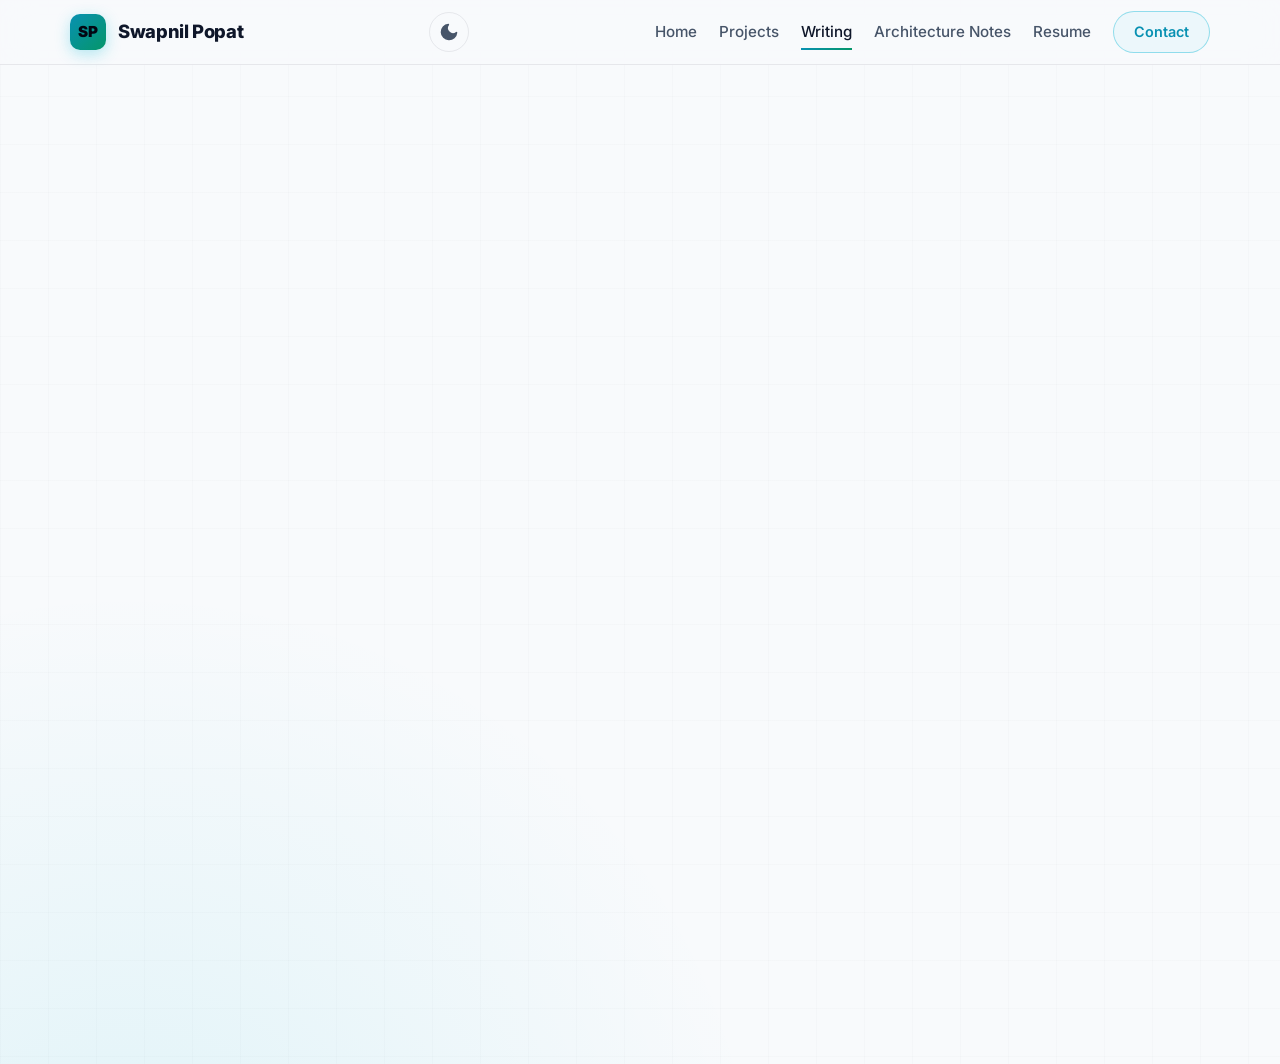
<file: writing/index.html>
<!DOCTYPE html>
<html lang="en">
<head>
  <meta charset="UTF-8" />
  <meta name="viewport" content="width=device-width, initial-scale=1.0" />

  <title>Writing & Articles | Swapnil Popat</title>
  <meta name="description" content="Articles and notes by Swapnil Popat on IIoT, Industry 4.0, architecture, ThingWorx, AI, and digital transformation." />
  <meta name="referrer" content="strict-origin-when-cross-origin" />
  <link rel="canonical" href="https://swapnilpopat.github.io/writing/" />
  <link rel="preload" href="/assets/css/style.min.css?v=1.8" as="style" />

  <!-- Open Graph -->
  <meta property="og:title" content="Writing & Articles | Swapnil Popat" />
  <meta property="og:description" content="Articles and technical notes by Swapnil Popat on IIoT, Industry 4.0, architecture, ThingWorx, AI, and digital transformation." />
  <meta property="og:type" content="website" />
  <meta property="og:url" content="https://swapnilpopat.github.io/writing/" />
  <meta property="og:image" content="https://swapnilpopat.github.io/assets/img/og-image.png" />
  <meta property="og:image:width" content="1200" />
  <meta property="og:image:height" content="630" />
  <meta property="og:image:alt" content="Swapnil Popat - Writing & Articles" />

  <!-- Twitter Card -->
  <meta name="twitter:card" content="summary_large_image" />
  <meta name="twitter:title" content="Writing & Articles | Swapnil Popat" />
  <meta name="twitter:description" content="Articles and technical notes by Swapnil Popat on IIoT, Industry 4.0, architecture, ThingWorx, AI, and digital transformation." />
  <meta name="twitter:image" content="https://swapnilpopat.github.io/assets/img/og-image.png" />

  <!-- Structured Data (JSON-LD) -->
  <script type="application/ld+json">
  {
    "@context": "https://schema.org",
    "@type": "CollectionPage",
    "name": "Writing & Technical Notes | Swapnil Popat",
    "url": "https://swapnilpopat.github.io/writing/",
    "description": "Technical essays and articles by Swapnil Popat on IIoT, Smart Factory architecture, ISA-95, digital twins, and AI software engineering.",
    "author": {
      "@type": "Person",
      "name": "Swapnil Popat",
      "image": "https://swapnilpopat.github.io/assets/img/profile.webp",
      "url": "https://swapnilpopat.github.io/",
      "sameAs": [
        "https://www.linkedin.com/in/swapnil-popat/",
        "https://github.com/SwapnilPopat",
        "https://blog.swapnilpopat.in"
      ]
    },
    "breadcrumb": {
      "@type": "BreadcrumbList",
      "itemListElement": [
        {
          "@type": "ListItem",
          "position": 1,
          "name": "Home",
          "item": "https://swapnilpopat.github.io/"
        },
        {
          "@type": "ListItem",
          "position": 2,
          "name": "Writing",
          "item": "https://swapnilpopat.github.io/writing/"
        }
      ]
    }
  }
  </script>

  <!-- Favicon & PWA -->
  <link rel="icon" type="image/svg+xml" href="/assets/img/favicon.svg">
  <link rel="apple-touch-icon" href="/assets/img/apple-touch-icon.png">
  <link rel="manifest" href="/manifest.json">
  <meta name="theme-color" content="#0f172a">

  <!-- Google Analytics (Lazy Loaded on User Interaction) -->
  <script>
    (function() {
      window.dataLayer = window.dataLayer || [];
      window.gtag = function() { dataLayer.push(arguments); };
      gtag('js', new Date());
      gtag('config', 'G-MF80VFT89Z', { anonymize_ip: true });

      let gaLoaded = false;
      function loadGA() {
        if (gaLoaded) return;
        gaLoaded = true;

        window.removeEventListener('scroll', loadGA);
        window.removeEventListener('mousemove', loadGA);
        window.removeEventListener('touchstart', loadGA);
        window.removeEventListener('keydown', loadGA);

        const script = document.createElement('script');
        script.async = true;
        script.src = 'https://www.googletagmanager.com/gtag/js?id=G-MF80VFT89Z';
        document.head.appendChild(script);
      }

      window.addEventListener('scroll', loadGA, { passive: true });
      window.addEventListener('mousemove', loadGA, { passive: true });
      window.addEventListener('touchstart', loadGA, { passive: true });
      window.addEventListener('keydown', loadGA, { passive: true });

      setTimeout(loadGA, 4000);
    })();
  </script>

  <!-- Google Fonts (Optimized Async Load) -->
  <link rel="preconnect" href="https://fonts.googleapis.com" />
  <link rel="preconnect" href="https://fonts.gstatic.com" crossorigin />
  <link
    href="https://fonts.googleapis.com/css2?family=Inter:wght@400;500;600;700;800&display=swap"
    rel="stylesheet"
    media="print"
    onload="this.media='all'"
  />
  <noscript>
    <link
      href="https://fonts.googleapis.com/css2?family=Inter:wght@400;500;600;700;800&display=swap"
      rel="stylesheet"
    />
  </noscript>

  <link rel="stylesheet" href="/assets/css/style.min.css?v=1.8" />
  <!-- Theme Toggle Detection Script -->
  <script>
    (function() {
      const theme = localStorage.getItem("theme") || (window.matchMedia("(prefers-color-scheme: dark)").matches ? "dark" : "light");
      document.documentElement.setAttribute("data-theme", theme);
    })();
  </script>
</head>

<body>
  <a class="skip-link" href="#main">Skip to content</a>
  <header class="site-header">
    <div class="container nav-container">
      <a class="logo" href="/" aria-label="Swapnil Popat homepage">
        <div class="logo-mark">SP</div>
        <span class="logo-text">Swapnil Popat</span>
      </a>

      <div class="nav-actions">
        <button id="theme-toggle" class="theme-toggle-btn" aria-label="Toggle Theme"></button>
        <button class="mobile-nav-toggle" aria-label="Toggle navigation" aria-expanded="false">
          <span class="bar"></span>
          <span class="bar"></span>
          <span class="bar"></span>
        </button>
      </div>

      <nav class="main-nav" aria-label="Primary navigation">
        <a href="/" class="nav-link">Home</a>
        <a href="/projects/" class="nav-link">Projects</a>
        <a href="/writing/" class="nav-link active" aria-current="page">Writing</a>
        <a href="/architecture-notes/" class="nav-link">Architecture Notes</a>
        <a href="/resume/" class="nav-link">Resume</a>
        <a href="mailto:popatswapnil@gmail.com" class="nav-cta">Contact</a>
      </nav>
    </div>
  </header>

  <main class="page-shell container" id="main">
    <section class="page-hero">
      <p class="eyebrow">Writing</p>
      <h1>Articles, Blog Posts & Technical Notes</h1>
      <p>
        Thoughts on industrial IoT, smart factory architecture, ThingWorx, AI, digital twins,
        and enterprise technology.
      </p>
    </section>

    <section class="cards-grid">
      <article class="card featured-card reveal">
        <span class="tag">External Blog</span>
        <h2>Read the Blog</h2>
        <p>
          Visit the main blog for detailed posts on IoT, AI, digital transformation, and technology.
        </p>
        <a href="https://blog.swapnilpopat.in/" target="_blank" rel="noopener noreferrer" class="text-link">Open blog.swapnilpopat.in ↗</a>
      </article>

      <article class="card reveal">
        <span class="tag">Architecture &amp; AI</span>
        <span class="read-time">5 min read</span>
        <h2>LLM Coding Agents Are Changing the Shape of Software Work</h2>
        <p>
          Exploring how AI coding agents are impacting software development processes and the role of engineers.
        </p>
        <a href="https://blog.swapnilpopat.in/llm-coding-agents-are-changing-the-shape-of-software-work/" target="_blank" rel="noopener noreferrer" class="text-link">Read Article →</a>
      </article>

      <article class="card reveal">
        <span class="tag">Architecture</span>
        <span class="read-time">6 min read</span>
        <h2>Time and Space Complexity: A Practical Guide with Simple Examples</h2>
        <p>
          A practical guide for understanding big O notation, time complexity, and space complexity in software engineering.
        </p>
        <a href="https://blog.swapnilpopat.in/time-and-space-complexity-a-practical-guide-with-simple-examples/" target="_blank" rel="noopener noreferrer" class="text-link">Read Article →</a>
      </article>

      <article class="card reveal">
        <span class="tag">Architecture</span>
        <span class="read-time">7 min read</span>
        <h2>Digital Twin Architecture: What It Is, How It Works, and Where It Usually Fails</h2>
        <p>
          Notes on digital twin modeling, service design, data flow, integrations, and deployment patterns in IIoT.
        </p>
        <a href="https://blog.swapnilpopat.in/digital-twin-architecture-what-it-is-how-it-works-and-where-it-usually-fails/" target="_blank" rel="noopener noreferrer" class="text-link">Read Article →</a>
      </article>

      <article class="card reveal">
        <span class="tag">IIoT &amp; Manufacturing</span>
        <span class="read-time">8 min read</span>
        <h2>ISA-95 Explained: A Practical Guide to ERP and MES Integration</h2>
        <p>
          A practical guide for aligning factory systems, MES, ERP, PLM, and digital platforms using the ISA-95 standard.
        </p>
        <a href="https://blog.swapnilpopat.in/isa-95-explained-a-practical-guide-to-erp-and-mes-integration/" target="_blank" rel="noopener noreferrer" class="text-link">Read Article →</a>
      </article>

      <article class="card reveal">
        <span class="tag">Soft Skills</span>
        <span class="read-time">5 min read</span>
        <h2>The Behavioural Frameworks/Technologies Encoded in Ancient Indian Texts</h2>
        <p>
          Exploring the behavioral technologies and insights embedded in ancient literature.
        </p>
        <a href="https://blog.swapnilpopat.in/the-behavioural-frameworks-technologies-encoded-in-ancient-indian-texts/" target="_blank" rel="noopener noreferrer" class="text-link">Read Article →</a>
      </article>
    </section>
  </main>

  <!-- Footer -->
  <footer class="site-footer">
    <div class="container footer-container">
      <p>© <span id="year"></span> Swapnil Popat. All rights reserved.</p>
      <div class="footer-links">
        <a href="/resume/">Resume</a>
        <a href="/projects/">Projects</a>
        <a href="/writing/">Writing</a>
        <a href="/architecture-notes/">Architecture Notes</a>
      </div>
    </div>
  </footer>

  <script src="/assets/js/main.js" defer></script>
  <script src="/assets/js/analytics-events.js" defer></script>
</body>
</html>
</file>
<file: assets/css/style.min.css>
:root{--bg:#090e17;--bg-soft:#0f172a;--bg-card:rgba(15,23,42,0.45);--bg-card-hover:rgba(30,41,59,0.35);--bg-card-strong:rgba(30,41,59,0.7);--text:#f8fafc;--muted:#94a3b8;--line:rgba(255,255,255,0.08);--primary:#06b6d4;--primary-strong:#0891b2;--accent:#10b981;--warning:#f59e0b;--shadow:0 20px 40px rgba(0,0,0,0.4);--radius-lg:24px;--radius-md:16px;--radius-sm:10px;--container:1140px;--grid-line:rgba(255,255,255,0.015);--header-bg:rgba(9,14,23,0.75);--mobile-nav-bg:rgba(9,14,23,0.98);--footer-bg:rgba(9,14,23,0.9);--heading-color:#ffffff;--md-sys-motion-easing-expressive:cubic-bezier(0.2,0,0,1);--md-sys-motion-easing-spring:cubic-bezier(0.34,1.56,0.64,1);--md-sys-shape-corner-extra-large:28px;--md-sys-shape-corner-large:20px;--md-sys-shape-corner-medium:14px;--md-sys-shape-corner-small:10px;--md-sys-shape-corner-full:9999px;--md-surface-1:rgba(255,255,255,0.03);--md-surface-2:rgba(255,255,255,0.06);--md-surface-container:rgba(15,23,42,0.55);--md-surface-container-high:rgba(30,41,59,0.7);--md-outline-variant:rgba(255,255,255,0.08);--primary-glow:rgba(6,182,212,0.35);--primary-container:rgba(6,182,212,0.12);--on-primary-container:#67e8f9;--space-section:clamp(42px,5.2vw,62px);--space-gap-lg:clamp(24px,3.5vw,36px);--space-gap-md:18px;--space-gap-sm:12px}[data-theme="light"]{--bg:#f8fafc;--bg-soft:#f1f5f9;--bg-card:rgba(255,255,255,0.8);--bg-card-hover:rgba(15,23,42,0.04);--bg-card-strong:rgba(241,245,249,0.9);--text:#0f172a;--muted:#475569;--line:rgba(15,23,42,0.08);--primary:#0891b2;--primary-strong:#0e7490;--accent:#059669;--shadow:0 20px 40px rgba(15,23,42,0.06);--grid-line:rgba(15,23,42,0.015);--header-bg:rgba(248,250,252,0.85);--mobile-nav-bg:rgba(248,250,252,0.98);--footer-bg:rgba(241,245,249,0.9);--heading-color:#0f172a;--md-surface-1:rgba(15,23,42,0.02);--md-surface-2:rgba(15,23,42,0.05);--md-surface-container:rgba(255,255,255,0.9);--md-surface-container-high:rgba(248,250,252,0.95);--md-outline-variant:rgba(15,23,42,0.08);--primary-glow:rgba(8,145,178,0.25);--primary-container:rgba(8,145,178,0.1);--on-primary-container:#0e7490}*{box-sizing:border-box;margin:0;padding:0}html{scroll-behavior:smooth}body{font-family:'Inter',ui-sans-serif,system-ui,-apple-system,BlinkMacSystemFont,"Segoe UI",sans-serif;background-color:var(--bg);background-image:radial-gradient(circle at 10% 20%,rgba(6,182,212,0.1) 0%,transparent 40rem),radial-gradient(circle at 90% 80%,rgba(16,185,129,0.06) 0%,transparent 40rem),linear-gradient(to right,var(--grid-line) 1px,transparent 1px),linear-gradient(to bottom,var(--grid-line) 1px,transparent 1px);background-size:100% 100%,100% 100%,48px 48px,48px 48px;color:var(--text);line-height:1.6;-webkit-font-smoothing:antialiased;position:relative;overflow-x:hidden;transition:background-color 0.3s ease,color 0.3s ease,border-color 0.3s ease}a{color:inherit;text-decoration:none;transition:all 0.2s ease}:focus-visible{outline:2px solid var(--primary);outline-offset:3px;border-radius:4px}img{max-width:100%;height:auto}.container{width:min(100% - 40px,var(--container));margin-inline:auto}.section{padding:var(--space-section) 0}.section-alt{background:rgba(15,23,42,0.25);border-top:1px solid var(--line);border-bottom:1px solid var(--line);backdrop-filter:blur(8px)}.section-kicker,.section-heading-row .section-kicker,.eyebrow{margin-bottom:12px;color:var(--primary);text-transform:uppercase;letter-spacing:0.15em;font-size:0.8rem;font-weight:800;display:block}h1,h2,h3,h4{font-weight:800;line-height:1.25;color:var(--heading-color)}h1{font-size:clamp(2rem,4vw,3rem);letter-spacing:-0.03em}h2{font-size:clamp(1.45rem,2.5vw,2.15rem);letter-spacing:-0.02em;margin-bottom:0.85rem}h3{font-size:clamp(1.15rem,1.8vw,1.3rem);letter-spacing:-0.01em}p{margin-bottom:1rem}p:last-child{margin-bottom:0}.muted{color:var(--muted)}.skip-link{position:absolute;top:-60px;left:1rem;z-index:9999;background:var(--primary);color:#000000;padding:0.75rem 1.5rem;border-radius:999px;font-weight:700;transition:top 0.2s ease}.skip-link:focus{top:1rem}.site-header{position:sticky;top:0;z-index:100;background:var(--header-bg);backdrop-filter:blur(16px);-webkit-backdrop-filter:blur(16px);border-bottom:1px solid var(--line);transition:background 0.3s ease,border-color 0.3s ease}.nav-container{display:flex;align-items:center;justify-content:space-between;min-height:64px}.logo{display:inline-flex;align-items:center;gap:12px;font-weight:800;font-size:1.15rem;letter-spacing:-0.02em;color:var(--text)}.logo-mark{width:36px;height:36px;display:grid;place-items:center;border-radius:10px;color:#030712;font-weight:900;font-size:0.95rem;background:linear-gradient(135deg,var(--primary),var(--accent));box-shadow:0 4px 15px rgba(6,182,212,0.3)}.logo-text{font-weight:800}.main-nav{display:flex;align-items:center;gap:22px}.nav-link{color:var(--muted);font-size:0.95rem;font-weight:500;position:relative;padding:6px 0}.nav-link:hover,.nav-link.active{color:var(--heading-color)}.nav-link::after{content:'';position:absolute;bottom:0;left:0;width:0;height:2px;background:linear-gradient(90deg,var(--primary),var(--accent));transition:width 0.3s ease}.nav-link:hover::after,.nav-link.active::after{width:100%}.nav-cta{padding:0.5rem 1.25rem;border:1px solid rgba(6,182,212,0.4);border-radius:999px;background:rgba(6,182,212,0.05);color:var(--primary) !important;font-weight:600;font-size:0.9rem}.nav-cta:hover{background:var(--primary);color:#030712 !important;box-shadow:0 4px 15px rgba(6,182,212,0.25);transform:translateY(-1px)}.theme-toggle-btn{background:none;border:1px solid var(--line);cursor:pointer;padding:8px;border-radius:50%;width:40px;height:40px;display:inline-flex;align-items:center;justify-content:center;color:var(--muted);transition:all 0.3s ease}.theme-toggle-btn:hover{color:var(--primary);border-color:rgba(6,182,212,0.4);background:rgba(255,255,255,0.05);transform:rotate(15deg)}[data-theme="light"] .theme-toggle-btn:hover{background:rgba(0,0,0,0.04)}.theme-toggle-btn svg{width:20px;height:20px;fill:currentColor}.nav-actions{display:flex;align-items:center;gap:12px}.mobile-nav-toggle{display:none;background:none;border:none;cursor:pointer;padding:8px;z-index:110}.mobile-nav-toggle .bar{display:block;width:24px;height:2px;margin:5px auto;background-color:var(--text);transition:all 0.3s ease-in-out}.btn{display:inline-flex;align-items:center;justify-content:center;gap:10px;min-height:48px;padding:0 24px;border-radius:var(--md-sys-shape-corner-full,999px);font-weight:700;font-size:0.95rem;cursor:pointer;border:1px solid transparent;text-decoration:none;position:relative;overflow:hidden;transition:all 0.3s var(--md-sys-motion-easing-spring,cubic-bezier(0.34,1.56,0.64,1));box-shadow:0 2px 4px rgba(0,0,0,0.1)}.btn svg{width:18px;height:18px;flex-shrink:0;transition:transform 0.3s var(--md-sys-motion-easing-spring,cubic-bezier(0.34,1.56,0.64,1))}.btn:hover svg.btn-icon-trailing{transform:translate(2px,-2px)}.btn:hover svg.btn-icon-leading{transform:scale(1.15)}.btn:hover{transform:translateY(-3px);box-shadow:0 8px 24px rgba(0,0,0,0.25)}.btn:active{transform:translateY(-1px) scale(0.98)}.btn-primary{background:linear-gradient(135deg,var(--primary),var(--primary-strong));color:#030712;box-shadow:0 4px 15px rgba(6,182,212,0.25)}.btn-primary:hover{box-shadow:0 8px 25px rgba(6,182,212,0.45)}.btn-secondary{background:rgba(255,255,255,0.05);border-color:var(--line);color:var(--text)}.btn-secondary:hover{background:rgba(255,255,255,0.1);border-color:rgba(255,255,255,0.2)}[data-theme="light"] .btn-secondary{background:rgba(15,23,42,0.05)}[data-theme="light"] .btn-secondary:hover{background:rgba(15,23,42,0.08)}.btn-ghost{border-color:var(--line);background:rgba(255,255,255,0.03);color:var(--text)}.btn-ghost:hover{background:rgba(255,255,255,0.08);border-color:rgba(6,182,212,0.35);color:var(--heading-color)}[data-theme="light"] .btn-ghost{background:rgba(15,23,42,0.03);border-color:var(--line)}[data-theme="light"] .btn-ghost:hover{background:rgba(15,23,42,0.07)}.btn-sm{min-height:38px;padding:0 16px;font-size:0.85rem}.hero{padding:clamp(42px,5.2vw,64px) 0 clamp(32px,3.8vw,46px)}.hero-grid{display:grid;grid-template-columns:1.25fr 0.75fr;gap:var(--space-gap-lg);align-items:center}.hero-subtitle{font-size:clamp(1.02rem,1.8vw,1.15rem);color:var(--muted);margin:12px 0 20px;max-width:680px;line-height:1.65}.hero-actions{display:flex;flex-wrap:wrap;gap:12px}.hero-card{position:relative;padding:24px 22px;border:1px solid var(--line);border-radius:var(--radius-lg);background:var(--bg-card);backdrop-filter:blur(12px);-webkit-backdrop-filter:blur(12px);box-shadow:var(--shadow);text-align:center;overflow:hidden}.card-topline{position:absolute;top:0;left:0;width:100%;height:4px;background:linear-gradient(90deg,var(--primary),var(--accent),var(--warning))}.profile-container{display:flex;justify-content:center;margin-bottom:16px}.profile-image{width:120px;height:120px;border-radius:50%;object-fit:cover;border:3px solid transparent;background-image:linear-gradient(var(--bg-soft),var(--bg-soft)),linear-gradient(135deg,var(--primary),var(--accent));background-origin:border-box;background-clip:padding-box,border-box;box-shadow:0 8px 30px rgba(6,182,212,0.25)}.metrics-container{display:grid;gap:10px}.metric{padding:12px 14px;border-radius:var(--radius-md);background:rgba(255,255,255,0.02);border:1px solid var(--line);transition:all 0.3s ease}.metric:hover{background:rgba(255,255,255,0.04);border-color:rgba(6,182,212,0.25)}.metric strong{display:block;font-size:1.6rem;color:var(--primary);margin-bottom:4px}.metric span{font-size:0.88rem;color:var(--muted);font-weight:500}.two-column{display:grid;grid-template-columns:0.8fr 1.2fr;gap:var(--space-gap-lg);align-items:start}.content-block{font-size:1.1rem;color:var(--muted)}.content-block p{margin-bottom:0.95rem;line-height:1.7}.section-heading{margin-bottom:26px;max-width:700px}.section-heading h2{margin-top:6px}.section-heading-row{display:flex;justify-content:space-between;align-items:flex-end;margin-bottom:26px;gap:18px}.section-heading-row .section-heading{margin-bottom:0}.text-link{color:var(--primary);font-weight:700;display:inline-flex;align-items:center;gap:8px}.text-link:hover{color:var(--primary-strong);transform:translateX(4px)}.cards-grid{display:grid;grid-template-columns:repeat(3,1fr);gap:18px}.card,.info-card,.project-card,.writing-card,.contact-card,.timeline-item{border:1px solid var(--line);background:var(--bg-card);border-radius:var(--radius-lg);padding:22px 24px;box-shadow:0 10px 30px rgba(0,0,0,0.15);transition:all 0.3s cubic-bezier(0.4,0,0.2,1);position:relative;overflow:hidden}.card:hover,.info-card:hover,.project-card:hover,.writing-card:hover{transform:translateY(-6px);border-color:rgba(6,182,212,0.3);box-shadow:0 15px 35px rgba(6,182,212,0.08);background:var(--bg-card-hover)}.icon-box{width:44px;height:44px;display:grid;place-items:center;border-radius:12px;background:rgba(6,182,212,0.08);border:1px solid rgba(6,182,212,0.2);font-size:1.35rem;margin-bottom:14px;transition:all 0.3s ease}.info-card:hover .icon-box{background:rgba(6,182,212,0.15);border-color:var(--primary);box-shadow:0 0 15px rgba(6,182,212,0.2)}.info-card h3{margin-bottom:12px}.info-card p{color:var(--muted);font-size:0.95rem;line-height:1.6}.timeline{display:flex;flex-direction:column;gap:16px}.timeline-item{display:grid;grid-template-columns:200px 1fr;gap:24px;padding:20px 22px;background:var(--bg-card)}.timeline-item:hover{border-color:rgba(6,182,212,0.3);transform:translateY(-3px);box-shadow:0 12px 30px rgba(0,0,0,0.2);background:var(--bg-card-hover)}.timeline-date{color:var(--primary);font-weight:800;font-size:1rem;letter-spacing:0.05em;text-transform:uppercase}.timeline-content h3{margin-bottom:4px}.timeline-content .muted{font-weight:600;color:var(--accent);margin-bottom:8px}.timeline-content p{font-size:1rem;line-height:1.65;color:var(--muted)}.project-grid{display:grid;grid-template-columns:repeat(2,1fr);gap:18px}.project-card{display:flex;flex-direction:column;justify-content:space-between;min-height:220px}.project-card.featured{background:linear-gradient(135deg,rgba(6,182,212,0.1) 0%,rgba(16,185,129,0.05) 100%),var(--bg-card);border-color:rgba(6,182,212,0.2)}.project-card.featured:hover{border-color:rgba(6,182,212,0.4)}.project-card h3{margin:10px 0 10px}.project-card p:not(.tag){color:var(--muted);font-size:0.98rem;line-height:1.6;margin-bottom:14px}.tag{color:var(--accent);font-size:0.75rem;font-weight:800;text-transform:uppercase;letter-spacing:0.12em;display:block}.tech-stack{display:flex;flex-wrap:wrap;gap:8px;margin-top:auto}.tech-stack span,.skill-cloud span,.pill-list span{display:inline-flex;align-items:center;padding:6px 12px;border:1px solid var(--line);border-radius:999px;background:rgba(255,255,255,0.04);color:var(--text);font-size:0.8rem;font-weight:600;transition:all 0.2s ease}.tech-stack span:hover,.skill-cloud span:hover,.pill-list span:hover{background:rgba(6,182,212,0.1);border-color:rgba(6,182,212,0.3);color:var(--heading-color)}.pill-list{display:flex;flex-wrap:wrap;gap:12px}.writing-card{display:grid;grid-template-columns:1.2fr 0.8fr;align-items:center;gap:24px}.writing-card p{font-size:1.1rem;line-height:1.7}.contact-section{padding-bottom:var(--space-section)}.contact-card{padding:clamp(24px,3.2vw,36px);display:grid;grid-template-columns:0.95fr 1.05fr;gap:clamp(24px,3.2vw,36px);align-items:start;border-radius:var(--md-sys-shape-corner-extra-large);background:radial-gradient(circle at 10% 10%,rgba(6,182,212,0.12) 0%,transparent 60%),var(--bg-card-strong);border:1px solid var(--line);box-shadow:var(--shadow);position:relative;overflow:hidden}.contact-intro{display:flex;flex-direction:column;gap:10px}.contact-card h2{font-size:clamp(1.6rem,2.8vw,2.15rem);font-weight:800;letter-spacing:-0.02em;line-height:1.2}.contact-card p{color:var(--muted);font-size:1.05rem;line-height:1.65}.contact-status-chip{display:inline-flex;align-items:center;gap:10px;padding:8px 16px;background:var(--primary-container);border:1px solid rgba(6,182,212,0.25);border-radius:var(--md-sys-shape-corner-full);color:var(--on-primary-container);font-size:0.85rem;font-weight:600;width:fit-content;margin-top:6px}.contact-status-dot{width:8px;height:8px;border-radius:50%;background:var(--accent);box-shadow:0 0 8px var(--accent);animation:pulse-dot 2s infinite}@keyframes pulse-dot{0%,100%{transform:scale(1);opacity:1}50%{transform:scale(1.35);opacity:0.65}}.contact-grid{display:grid;grid-template-columns:repeat(2,1fr);gap:10px}.contact-btn{display:flex;align-items:center;gap:12px;padding:12px 14px;border-radius:var(--md-sys-shape-corner-large);background:var(--md-surface-1);border:1px solid var(--md-outline-variant);backdrop-filter:blur(12px);-webkit-backdrop-filter:blur(12px);color:var(--text);text-decoration:none;position:relative;overflow:hidden;transition:transform 0.3s var(--md-sys-motion-easing-spring),box-shadow 0.3s var(--md-sys-motion-easing-expressive),background 0.3s ease,border-color 0.3s ease;box-shadow:0 2px 8px rgba(0,0,0,0.04)}.contact-btn--featured{grid-column:1 / -1}.contact-btn::before{content:'';position:absolute;inset:0;background:linear-gradient(135deg,rgba(255,255,255,0.06),transparent);opacity:0;transition:opacity 0.3s ease}.contact-btn:hover{transform:translateY(-3px);background:var(--bg-card-hover);border-color:rgba(6,182,212,0.35);box-shadow:0 10px 24px rgba(0,0,0,0.2),0 0 0 1px rgba(6,182,212,0.15)}.contact-btn:hover::before{opacity:1}.contact-btn:active{transform:translateY(-1px) scale(0.99)}.contact-btn-icon{width:44px;height:44px;min-width:44px;min-height:44px;max-width:44px;max-height:44px;border-radius:var(--md-sys-shape-corner-medium);display:flex;align-items:center;justify-content:center;background:var(--md-surface-2);border:1px solid var(--md-outline-variant);color:var(--primary);flex-shrink:0;overflow:hidden;transition:transform 0.35s var(--md-sys-motion-easing-spring),background 0.3s ease,color 0.3s ease,border-color 0.3s ease}.contact-btn-icon svg,svg.contact-svg{width:22px !important;height:22px !important;min-width:22px !important;min-height:22px !important;max-width:22px !important;max-height:22px !important;display:block !important;flex-shrink:0 !important}.contact-btn:hover .contact-btn-icon{transform:scale(1.08)}.contact-btn--email:hover .contact-btn-icon{background:rgba(234,67,53,0.12);color:#ea4335;border-color:rgba(234,67,53,0.3)}.contact-btn--linkedin:hover .contact-btn-icon{background:rgba(10,102,194,0.12);color:#0a66c2;border-color:rgba(10,102,194,0.3)}.contact-btn--x:hover .contact-btn-icon{background:rgba(255,255,255,0.12);color:var(--heading-color);border-color:rgba(255,255,255,0.3)}[data-theme="light"] .contact-btn--x:hover .contact-btn-icon{background:rgba(0,0,0,0.08);color:#000000;border-color:rgba(0,0,0,0.2)}.contact-btn--instagram:hover .contact-btn-icon{background:linear-gradient(135deg,rgba(225,48,108,0.15),rgba(131,58,180,0.15));color:#e1306c;border-color:rgba(225,48,108,0.35)}.contact-btn--facebook:hover .contact-btn-icon{background:rgba(24,119,242,0.12);color:#1877f2;border-color:rgba(24,119,242,0.3)}.contact-btn--website:hover .contact-btn-icon{background:rgba(6,182,212,0.15);color:var(--primary);border-color:rgba(6,182,212,0.35)}.contact-btn--blog:hover .contact-btn-icon{background:rgba(16,185,129,0.15);color:var(--accent);border-color:rgba(16,185,129,0.35)}.contact-btn-content{display:flex;flex-direction:column;flex-grow:1;min-width:0;gap:2px}.contact-btn-title{font-weight:700;font-size:0.95rem;color:var(--heading-color);line-height:1.2}.contact-btn-detail{font-size:0.78rem;color:var(--muted);line-height:1.3;white-space:nowrap;overflow:hidden;text-overflow:ellipsis;transition:color 0.2s ease}.contact-btn:hover .contact-btn-detail{color:var(--text)}.contact-btn-arrow{width:28px;height:28px;min-width:28px;min-height:28px;max-width:28px;max-height:28px;border-radius:50%;display:flex;align-items:center;justify-content:center;color:var(--muted);opacity:0.5;flex-shrink:0;overflow:hidden;transition:transform 0.3s var(--md-sys-motion-easing-spring),color 0.2s ease,opacity 0.2s ease,background 0.2s ease}.contact-btn-arrow svg,svg.arrow-svg{width:16px !important;height:16px !important;min-width:16px !important;min-height:16px !important;max-width:16px !important;max-height:16px !important;display:block !important;flex-shrink:0 !important}.contact-btn:hover .contact-btn-arrow{transform:translate(2px,-2px);opacity:1;color:var(--primary);background:rgba(6,182,212,0.08)}.contact-links{display:grid;gap:16px}.contact-links a{padding:16px 20px;border:1px solid var(--line);border-radius:var(--radius-md);background:rgba(255,255,255,0.02);color:var(--text);font-weight:600;font-size:1rem;display:flex;align-items:center;justify-content:space-between;transition:all 0.3s ease;overflow-wrap:anywhere}.contact-links a::after{content:'→';transition:transform 0.2s ease;color:var(--primary);font-weight:800}.contact-links a:hover{background:rgba(6,182,212,0.08);border-color:rgba(6,182,212,0.3);transform:translateX(6px)}.contact-links a:hover::after{transform:translateX(4px)}.site-footer{border-top:1px solid var(--line);padding:24px 0;background:var(--footer-bg);color:var(--muted);font-size:0.95rem;transition:background-color 0.3s ease,border-color 0.3s ease,color 0.3s ease}.footer-container{display:flex;justify-content:space-between;align-items:center}.footer-links{display:flex;gap:24px}.footer-links a:hover{color:var(--text)}.page-shell{width:min(100% - 40px,var(--container));margin-inline:auto;padding:clamp(32px,4vw,48px) 0 clamp(36px,4.5vw,56px)}.page-hero{margin-bottom:24px;max-width:800px}.page-hero h1{font-size:clamp(1.85rem,3.2vw,2.4rem);letter-spacing:-0.025em;margin:8px 0 14px}.page-hero p{font-size:clamp(0.98rem,1.6vw,1.08rem);color:var(--muted);line-height:1.65}.card h2{font-size:1.22rem;margin:6px 0 8px;line-height:1.35}.card ul{list-style:none;margin-top:12px;display:grid;gap:6px}.card li{position:relative;padding-left:24px;font-size:0.95rem;color:var(--muted)}.card li::before{content:'→';position:absolute;left:0;color:var(--primary);font-weight:800;transition:transform 0.2s ease}.card:hover li::before{transform:translateX(2px)}.resume-section{margin-bottom:24px;border-bottom:1px solid var(--line);padding-bottom:20px}.resume-section:last-of-type{border-bottom:none;padding-bottom:0}.resume-section h2{font-size:1.45rem;margin-bottom:12px;color:var(--primary);letter-spacing:-0.02em;display:flex;align-items:center;gap:10px}.resume-lead-text{font-size:0.96rem;line-height:1.6;color:var(--text);margin-bottom:0.75rem}.resume-hero{margin-bottom:20px;padding-bottom:16px;border-bottom:1px solid var(--line)}.resume-hero-header{display:flex;justify-content:space-between;align-items:center;gap:24px}.resume-hero-content{flex:1;min-width:0}.resume-profile-frame{flex-shrink:0;display:flex;align-items:center;justify-content:center}.resume-profile-img{width:112px;height:112px;border-radius:50%;object-fit:cover;border:3px solid transparent;background-image:linear-gradient(var(--bg-soft),var(--bg-soft)),linear-gradient(135deg,var(--primary),var(--accent));background-origin:border-box;background-clip:padding-box,border-box;box-shadow:0 8px 24px rgba(6,182,212,0.25);transition:transform 0.3s cubic-bezier(0.34,1.56,0.64,1),box-shadow 0.3s ease}.resume-profile-img:hover{transform:scale(1.05);box-shadow:0 12px 30px rgba(6,182,212,0.35)}.resume-hero h1{margin:6px 0 10px;font-size:clamp(1.95rem,3.8vw,2.75rem);letter-spacing:-0.025em}.resume-hero-subtitle{font-size:clamp(0.98rem,1.6vw,1.08rem);color:var(--muted);line-height:1.6;margin-bottom:12px}.resume-contact-bar{display:flex;flex-wrap:wrap;gap:8px 16px;margin-bottom:16px;padding:10px 14px;border-radius:var(--radius-md);background:var(--bg-card);border:1px solid var(--line);font-size:0.92rem}.resume-contact-item{display:inline-flex;align-items:center;gap:8px;color:var(--text);transition:color 0.2s ease}.resume-contact-item svg{width:16px;height:16px;color:var(--primary);flex-shrink:0}a.resume-contact-item:hover{color:var(--primary)}.resume-actions{display:flex;flex-wrap:wrap;gap:10px}.resume-achievements-grid{display:grid;grid-template-columns:repeat(2,1fr);gap:10px}.resume-achievement-item{display:flex;align-items:flex-start;gap:10px;padding:10px 14px;border-radius:var(--radius-md);background:var(--bg-card);border:1px solid var(--line);transition:all 0.25s ease}.resume-achievement-item:hover{border-color:rgba(6,182,212,0.3);transform:translateY(-2px);background:var(--bg-card-hover)}.resume-achievement-icon{width:32px;height:32px;border-radius:8px;background:var(--primary-container);color:var(--primary);display:flex;align-items:center;justify-content:center;font-size:1rem;flex-shrink:0;margin-top:2px}.resume-achievement-text{font-size:0.94rem;line-height:1.6;color:var(--text)}.resume-achievement-text strong{color:var(--heading-color);font-weight:700}.resume-role-card{border:1px solid var(--line);background:var(--bg-card);border-radius:var(--radius-lg);padding:18px 20px;margin-bottom:14px;transition:all 0.3s cubic-bezier(0.4,0,0.2,1);position:relative;overflow:hidden}.resume-role-card:last-child{margin-bottom:0}.resume-role-card:hover{border-color:rgba(6,182,212,0.35);box-shadow:0 10px 30px rgba(0,0,0,0.2);background:var(--bg-card-hover)}.resume-role-header{display:flex;justify-content:space-between;align-items:flex-start;gap:12px;margin-bottom:6px;flex-wrap:wrap}.resume-role-title{font-size:1.35rem;font-weight:800;color:var(--heading-color);line-height:1.3}.resume-role-company{font-size:1.05rem;font-weight:600;color:var(--primary);margin-top:2px}.resume-role-meta{display:flex;align-items:center;gap:10px;flex-wrap:wrap}.resume-date-badge{display:inline-flex;align-items:center;padding:4px 12px;border-radius:999px;background:var(--primary-container);color:var(--on-primary-container);font-size:0.82rem;font-weight:700;letter-spacing:0.02em}.resume-client-badge{display:inline-flex;align-items:center;padding:4px 12px;border-radius:999px;background:rgba(16,185,129,0.12);border:1px solid rgba(16,185,129,0.25);color:#34d399;font-size:0.82rem;font-weight:600}.resume-location-badge{color:var(--muted);font-size:0.88rem;font-weight:500}.resume-sub-heading{font-size:0.92rem;font-weight:700;text-transform:uppercase;letter-spacing:0.06em;color:var(--heading-color);margin:10px 0 4px;padding-bottom:3px;border-bottom:1px dashed var(--line)}.resume-bullet-list{list-style:none;display:grid;gap:5px;margin:6px 0 8px}.resume-bullet-list li{position:relative;padding-left:18px;font-size:0.91rem;color:var(--text);line-height:1.5}.resume-bullet-list li::before{content:'▸';position:absolute;left:0;top:0;color:var(--primary);font-weight:900;font-size:1rem}.resume-bullet-list li strong{color:var(--heading-color)}.resume-tech-tags{display:flex;flex-wrap:wrap;gap:6px;margin-top:8px;padding-top:8px;border-top:1px solid var(--line)}.resume-tech-pill{display:inline-flex;align-items:center;padding:4px 10px;border-radius:6px;background:rgba(255,255,255,0.04);border:1px solid var(--line);font-size:0.78rem;font-weight:600;color:var(--muted);transition:all 0.2s ease}[data-theme="light"] .resume-tech-pill{background:rgba(15,23,42,0.04)}.resume-tech-pill:hover{background:var(--primary-container);color:var(--primary);border-color:rgba(6,182,212,0.3)}.resume-skills-grid{display:grid;grid-template-columns:repeat(3,1fr);gap:12px}.resume-skill-card{padding:14px 16px;border-radius:var(--radius-md);background:var(--bg-card);border:1px solid var(--line);transition:all 0.25s ease}.resume-skill-card:hover{border-color:rgba(6,182,212,0.35);transform:translateY(-3px);background:var(--bg-card-hover)}.resume-skill-card-header{display:flex;align-items:center;gap:8px;margin-bottom:8px}.resume-skill-icon{font-size:1.25rem}.resume-skill-card h3{font-size:1.05rem;color:var(--heading-color);margin:0}.resume-skill-items{display:flex;flex-wrap:wrap;gap:8px}.resume-skill-tag{display:inline-flex;align-items:center;padding:5px 11px;border-radius:999px;background:rgba(255,255,255,0.04);border:1px solid var(--line);font-size:0.82rem;color:var(--text);font-weight:500;transition:all 0.2s ease}[data-theme="light"] .resume-skill-tag{background:rgba(15,23,42,0.04)}.resume-skill-tag:hover{background:var(--primary-container);color:var(--primary);border-color:rgba(6,182,212,0.3)}.resume-two-col{display:grid;grid-template-columns:1.2fr 0.8fr;gap:14px}.resume-cert-list{display:grid;gap:8px}.resume-cert-row{display:flex;align-items:center;justify-content:space-between;padding:8px 12px;border-radius:var(--radius-md);background:var(--bg-card);border:1px solid var(--line);transition:all 0.2s ease;text-decoration:none;color:var(--text)}.resume-cert-row:hover{border-color:rgba(6,182,212,0.35);background:var(--bg-card-hover);transform:translateX(4px)}.resume-cert-info{display:flex;flex-direction:column;gap:3px}.resume-cert-name{font-size:0.95rem;font-weight:700;color:var(--heading-color)}.resume-cert-issuer{font-size:0.82rem;color:var(--primary)}.resume-cert-year{font-size:0.82rem;font-weight:700;color:var(--muted);padding:3px 8px;border-radius:4px;background:rgba(255,255,255,0.05)}.resume-edu-card{padding:14px 16px;border-radius:var(--radius-md);background:var(--bg-card);border:1px solid var(--line);margin-bottom:10px}.resume-edu-title{font-size:1.15rem;font-weight:800;color:var(--heading-color)}.resume-edu-institution{font-size:1rem;font-weight:600;color:var(--primary);margin:4px 0 8px}.resume-edu-meta{font-size:0.9rem;color:var(--muted);line-height:1.6}.resume-project-item{padding:12px 14px;border-radius:var(--radius-md);background:var(--bg-card);border:1px solid var(--line);margin-bottom:10px;transition:all 0.25s ease}.resume-project-item:hover{border-color:rgba(6,182,212,0.35);transform:translateY(-2px);background:var(--bg-card-hover)}.resume-project-header{display:flex;justify-content:space-between;align-items:center;margin-bottom:8px}.resume-project-title{font-size:1.05rem;font-weight:700;color:var(--heading-color)}.resume-project-domain{font-size:0.82rem;color:var(--primary);font-family:monospace}.resume-project-desc{font-size:0.92rem;color:var(--text);line-height:1.6;margin-bottom:10px}.skill-cloud{display:flex;flex-wrap:wrap;gap:10px}a:focus-visible,button:focus-visible{outline:3px solid var(--primary);outline-offset:4px;border-radius:6px}@media (max-width:1024px){.hero-grid{grid-template-columns:1.1fr 0.9fr;gap:28px}.cards-grid{grid-template-columns:repeat(2,1fr);gap:16px}.two-column{grid-template-columns:1fr;gap:22px}.contact-card{grid-template-columns:1fr;gap:24px;padding:24px}.writing-card{grid-template-columns:1fr;gap:18px}.resume-skills-grid{grid-template-columns:repeat(2,1fr);gap:12px}.resume-two-col{grid-template-columns:1fr;gap:14px}}@media (max-width:768px){h1{font-size:clamp(1.75rem,5.5vw,2.25rem);letter-spacing:-0.025em}h2{font-size:clamp(1.3rem,4vw,1.65rem)}.page-hero{margin-bottom:18px}.page-hero h1{font-size:clamp(1.55rem,4.5vw,1.95rem)}.page-shell{padding:24px 0 36px}.section{padding:clamp(28px,4.5vw,40px) 0}.hero{padding:32px 0 24px}.hero-grid{grid-template-columns:1fr;gap:24px}.hero-card{max-width:420px;margin:0 auto}.mobile-nav-toggle{display:block}.main-nav{position:fixed;top:64px;left:-100%;width:100%;height:calc(100vh - 64px);background:var(--mobile-nav-bg);backdrop-filter:blur(20px);-webkit-backdrop-filter:blur(20px);flex-direction:column;align-items:center;justify-content:flex-start;padding-top:32px;padding-bottom:32px;gap:24px;transition:left 0.3s cubic-bezier(0.4,0,0.2,1);border-top:1px solid var(--line);z-index:99;overflow-y:auto;-webkit-overflow-scrolling:touch}.main-nav.active{left:0}.nav-link{font-size:1.2rem}.nav-cta{font-size:1.1rem;padding:10px 24px}.timeline-item{grid-template-columns:1fr;gap:16px;padding:24px}.project-grid{grid-template-columns:1fr}.footer-container{flex-direction:column;gap:20px;text-align:center}.footer-links{justify-content:center;flex-wrap:wrap}.resume-achievements-grid{grid-template-columns:1fr}.resume-skills-grid{grid-template-columns:1fr}.resume-contact-bar{flex-direction:column;gap:10px}.resume-role-card{padding:20px 18px}.mobile-nav-toggle.active .bar:nth-child(1){transform:translateY(7px) rotate(45deg)}.mobile-nav-toggle.active .bar:nth-child(2){opacity:0}.mobile-nav-toggle.active .bar:nth-child(3){transform:translateY(-7px) rotate(-45deg)}}@media (max-width:640px){.resume-hero-header{flex-direction:column-reverse;align-items:flex-start;gap:16px}.resume-profile-img{width:96px;height:96px}.contact-grid{grid-template-columns:1fr;gap:12px}.contact-card{padding:28px 20px;border-radius:var(--radius-lg)}}@media (max-width:480px){.cards-grid{grid-template-columns:1fr}.hero-actions{flex-direction:column;width:100%}.hero-actions .btn{width:100%}.logo-text{display:none}}.error-page{display:flex;flex-direction:column;align-items:center;justify-content:center;min-height:100vh;text-align:center;padding:24px}.error-page h1{font-size:clamp(4.5rem,10vw,7rem);line-height:1;background:linear-gradient(135deg,var(--primary),var(--accent));-webkit-background-clip:text;-webkit-text-fill-color:transparent;margin-bottom:1.25rem}.error-page p{font-size:1.25rem;color:var(--muted);margin-bottom:2.5rem}section{content-visibility:auto;contain-intrinsic-size:600px}.project-search-container{position:relative;margin-bottom:14px;max-width:480px;width:100%}.project-search-input{width:100%;padding:10px 16px 10px 42px;border-radius:var(--md-sys-shape-corner-full,999px);background:var(--bg-card);border:1px solid var(--line);color:var(--text);font-family:inherit;font-size:0.92rem;transition:all 0.25s ease;box-shadow:0 2px 8px rgba(0,0,0,0.05)}.project-search-input:focus{outline:none;border-color:var(--primary);background:var(--bg-card-hover);box-shadow:0 0 16px var(--primary-glow)}.project-search-container .search-icon{position:absolute;left:15px;top:50%;transform:translateY(-50%);color:var(--muted);pointer-events:none;transition:color 0.2s ease}.project-search-input:focus+.search-icon,.project-search-container:focus-within .search-icon{color:var(--primary)}.no-results-card{text-align:center;padding:36px 20px;background:var(--bg-card);border:1px dashed var(--line);border-radius:var(--radius-lg);margin-bottom:24px}.no-results-title{font-size:1.15rem;font-weight:700;color:var(--heading-color);margin-bottom:6px}.no-results-desc{font-size:0.92rem;color:var(--muted);margin:0}.md-filter-bar{display:flex;flex-wrap:wrap;gap:8px;margin-bottom:20px;align-items:center}.md-chip{display:inline-flex;align-items:center;gap:8px;padding:8px 18px;border-radius:var(--md-sys-shape-corner-full,999px);font-size:0.88rem;font-weight:600;background:var(--bg-card);color:var(--muted);border:1px solid var(--line);cursor:pointer;transition:all 0.25s var(--md-sys-motion-easing-spring,cubic-bezier(0.34,1.56,0.64,1));user-select:none}.md-chip:hover{background:var(--bg-card-hover);color:var(--text);border-color:rgba(6,182,212,0.35);transform:translateY(-2px)}.md-chip.active{background:var(--primary-container,rgba(6,182,212,0.15));color:var(--on-primary-container,#06b6d4);border-color:var(--primary);box-shadow:0 0 16px var(--primary-glow)}.md-chip-count{font-size:0.75rem;padding:2px 7px;border-radius:999px;background:rgba(255,255,255,0.08);color:inherit}[data-theme="light"] .md-chip-count{background:rgba(0,0,0,0.06)}.card.is-hidden{display:none !important}.md-fab{position:fixed;bottom:32px;right:32px;width:52px;height:52px;border-radius:var(--md-sys-shape-corner-large,16px);background:var(--bg-card-strong);color:var(--primary);border:1px solid var(--line);box-shadow:0 10px 30px rgba(0,0,0,0.35);backdrop-filter:blur(12px);-webkit-backdrop-filter:blur(12px);display:flex;align-items:center;justify-content:center;cursor:pointer;opacity:0;visibility:hidden;transform:translateY(16px) scale(0.9);transition:all 0.3s var(--md-sys-motion-easing-spring);z-index:90}.md-fab.visible{opacity:1;visibility:visible;transform:translateY(0) scale(1)}.md-fab:hover{background:var(--primary);color:#030712;transform:translateY(-4px) scale(1.06);box-shadow:0 14px 32px rgba(6,182,212,0.35)}.md-fab:active{transform:translateY(-1px) scale(0.96)}.copy-email-btn{display:inline-flex;align-items:center;justify-content:center;width:36px;height:36px;border-radius:50%;background:rgba(255,255,255,0.05);border:1px solid var(--line);color:var(--muted);cursor:pointer;position:relative;transition:all 0.2s ease;margin-left:8px;flex-shrink:0}[data-theme="light"] .copy-email-btn{background:rgba(0,0,0,0.04)}.copy-email-btn:hover{color:var(--primary);border-color:var(--primary);background:var(--primary-container);transform:scale(1.1)}.copy-tooltip{position:absolute;bottom:calc(100%+8px);left:50%;transform:translateX(-50%) translateY(4px);background:var(--bg-soft);color:var(--primary);font-size:0.75rem;font-weight:700;padding:4px 10px;border-radius:6px;border:1px solid var(--line);box-shadow:0 4px 14px rgba(0,0,0,0.3);white-space:nowrap;opacity:0;visibility:hidden;transition:all 0.2s var(--md-sys-motion-easing-spring);pointer-events:none;z-index:10}.copy-tooltip.show{opacity:1;visibility:visible;transform:translateX(-50%) translateY(0)}.featured-writing-grid{display:grid;grid-template-columns:repeat(auto-fit,minmax(300px,1fr));gap:16px;margin-bottom:22px}.article-preview-card{display:flex;flex-direction:column;justify-content:space-between;padding:20px 22px;border-radius:var(--radius-md);background:var(--bg-card);border:1px solid var(--line);transition:all 0.3s var(--md-sys-motion-easing-spring);text-decoration:none;position:relative;overflow:hidden}.article-preview-card::before{content:'';position:absolute;top:0;left:0;width:4px;height:100%;background:linear-gradient(180deg,var(--primary),var(--accent));opacity:0;transition:opacity 0.3s ease}.article-preview-card:hover{transform:translateY(-6px);border-color:rgba(6,182,212,0.35);box-shadow:var(--shadow);background:var(--bg-card-hover)}.article-preview-card:hover::before{opacity:1}.article-preview-card h3{font-size:1.15rem;line-height:1.4;margin:8px 0;color:var(--heading-color)}.article-preview-card p{font-size:0.92rem;color:var(--muted);line-height:1.6;flex-grow:1}.article-meta{display:flex;align-items:center;justify-content:space-between;margin-top:14px;padding-top:10px;border-top:1px solid var(--line);font-size:0.85rem;color:var(--primary);font-weight:600}.md-accordion{margin-top:14px;border-top:1px solid var(--line);padding-top:10px}.md-accordion summary{cursor:pointer;font-size:0.88rem;font-weight:600;color:var(--primary);display:flex;align-items:center;justify-content:space-between;list-style:none;user-select:none;transition:color 0.2s ease}.md-accordion summary::-webkit-details-marker{display:none}.md-accordion summary:hover{color:var(--heading-color)}.md-accordion .accordion-icon{width:16px;height:16px;transition:transform 0.3s var(--md-sys-motion-easing-spring)}.md-accordion[open] .accordion-icon{transform:rotate(180deg)}.md-accordion-content{margin-top:12px;padding:12px 14px;border-radius:var(--radius-sm);background:var(--md-surface-2);font-size:0.86rem;line-height:1.55;color:var(--text);border-left:3px solid var(--primary)}.md-accordion-content p{margin-bottom:8px}.md-accordion-content p:last-child{margin-bottom:0}.cert-groups{display:flex;flex-direction:column;gap:16px;width:100%}.cert-group{background:var(--bg-card);border:1px solid var(--line);border-radius:var(--radius-md);padding:18px 22px;transition:border-color 0.2s ease,transform 0.2s ease}.cert-group:hover{border-color:rgba(6,182,212,0.3);transform:translateY(-2px)}.cert-group-header{display:flex;align-items:center;gap:10px;margin-bottom:12px;font-size:0.92rem;font-weight:700;color:var(--heading-color)}.cert-group-badge{display:inline-flex;align-items:center;padding:2px 8px;border-radius:999px;font-size:0.72rem;font-weight:800;text-transform:uppercase;letter-spacing:0.05em;background:var(--primary-container);color:var(--on-primary-container)}.cert-badges-list{display:flex;flex-wrap:wrap;gap:8px}.cert-item{display:inline-flex;align-items:center;gap:6px;padding:6px 14px;border-radius:999px;background:var(--md-surface-2);border:1px solid var(--line);font-size:0.84rem;font-weight:500;color:var(--text);text-decoration:none;transition:all 0.2s ease}.cert-item:hover{background:var(--primary-container);color:var(--on-primary-container);border-color:var(--primary);transform:translateY(-1px)}.reveal{opacity:0;transform:translateY(20px);transition:opacity 0.5s var(--md-sys-motion-easing-expressive),transform 0.5s var(--md-sys-motion-easing-spring)}.reveal.revealed{opacity:1;transform:translateY(0)}@media (prefers-reduced-motion:reduce){*,*::before,*::after{animation-duration:0.01ms !important;animation-iteration-count:1 !important;transition-duration:0.01ms !important;scroll-behavior:auto !important}.reveal{opacity:1 !important;transform:none !important;transition:none !important}}@page{size:A4 portrait;margin:8mm 10mm 10mm 10mm}@media print{*,*::before,*::after{background:transparent !important;color:#111827 !important;box-shadow:none !important;text-shadow:none !important;box-sizing:border-box !important}html,body{width:100% !important;max-width:100% !important;margin:0 !important;padding:0 !important;background:#ffffff !important;color:#111827 !important;font-size:8.8pt !important;line-height:1.35 !important;overflow:visible !important;overflow-x:visible !important}.site-header,.site-footer,.nav-actions,.hero-actions,.resume-actions,.no-print,.skip-link,.theme-toggle-btn,.mobile-nav-toggle,.contact-btn-arrow,.contact-status-chip,.md-fab,.resume-contact-copy-btn,.copy-email-btn,.copy-tooltip{display:none !important}.page-shell,.container,main{width:100% !important;max-width:100% !important;padding:0 !important;margin:0 !important;overflow:visible !important;box-sizing:border-box !important}.resume-hero,.page-hero{margin-bottom:10px !important;padding-bottom:8px !important;border-bottom:2px solid #111827 !important;width:100% !important;box-sizing:border-box !important}.resume-hero-header{display:flex !important;justify-content:space-between !important;align-items:flex-start !important;gap:16px !important;width:100% !important}.resume-hero-content{flex:1 !important}.resume-profile-frame{display:block !important;flex-shrink:0 !important}.resume-profile-img{width:64px !important;height:64px !important;border-radius:50% !important;border:1.5px solid #d1d5db !important;box-shadow:none !important;background:none !important;display:block !important;object-fit:cover !important;-webkit-print-color-adjust:exact !important;print-color-adjust:exact !important}.resume-hero h1,.page-hero h1{font-size:18pt !important;color:#000000 !important;margin:2px 0 4px !important;letter-spacing:-0.02em}.resume-hero-subtitle{font-size:9.5pt !important;color:#374151 !important;margin-bottom:6px !important;font-weight:600}.resume-contact-bar{background:transparent !important;border:none !important;border-top:1px solid #d1d5db !important;padding:4px 0 !important;margin-bottom:10px !important;display:flex !important;flex-wrap:wrap !important;gap:3px 14px !important;font-size:8pt !important;width:100% !important;box-sizing:border-box !important}.resume-contact-item{color:#111827 !important}.resume-contact-item svg{display:none !important}.resume-section{margin-bottom:10px !important;padding-bottom:8px !important;border-bottom:1px solid #e5e7eb !important;break-inside:auto;page-break-inside:auto;width:100% !important;box-sizing:border-box !important}.resume-section h2{font-size:10pt !important;border-bottom:1.5px solid #111827 !important;padding-bottom:2px !important;margin-bottom:6px !important;color:#000000 !important;text-transform:uppercase;letter-spacing:0.05em}.resume-lead-text{font-size:8.5pt !important;line-height:1.4 !important;margin-bottom:5px !important;color:#1f2937 !important}.resume-achievements-grid{grid-template-columns:1fr 1fr !important;gap:6px !important;width:100% !important;box-sizing:border-box !important}.resume-achievement-item{break-inside:avoid;page-break-inside:avoid;border:1px solid #e5e7eb !important;background:#ffffff !important;padding:5px 8px !important;box-sizing:border-box !important}.resume-achievement-icon{display:none !important}.resume-achievement-text{font-size:7.8pt !important;line-height:1.3 !important}.resume-role-card{break-inside:avoid;page-break-inside:avoid;border:1px solid #e5e7eb !important;background:#ffffff !important;margin-bottom:8px !important;padding:8px 10px !important;border-radius:0 !important;width:100% !important;box-sizing:border-box !important}.resume-role-header{margin-bottom:4px !important}.resume-role-title{font-size:9.8pt !important;color:#000000 !important}.resume-role-company{font-size:8.5pt !important;color:#111827 !important;font-weight:700 !important}.resume-date-badge,.resume-client-badge{border:1px solid #9ca3af !important;background:transparent !important;color:#111827 !important;font-size:7.2pt !important;padding:1px 5px !important}.resume-sub-heading{font-size:8.2pt !important;margin:5px 0 3px !important;border-bottom:none !important;color:#000000 !important;font-weight:700 !important}.resume-bullet-list{gap:2px !important;margin:3px 0 !important}.resume-bullet-list li{font-size:8pt !important;line-height:1.3 !important;padding-left:10px !important;color:#1f2937 !important}.resume-bullet-list li::before{font-size:7pt !important;color:#111827 !important}.resume-tech-tags{margin-top:4px !important;padding-top:3px !important;gap:3px !important}.resume-tech-pill{border:1px solid #d1d5db !important;background:transparent !important;color:#374151 !important;font-size:7pt !important;padding:1px 4px !important}.resume-skills-grid{grid-template-columns:repeat(3,1fr) !important;gap:5px !important;width:100% !important;box-sizing:border-box !important}.resume-skill-card{break-inside:avoid;page-break-inside:avoid;border:1px solid #e5e7eb !important;background:#ffffff !important;padding:5px 7px !important;box-sizing:border-box !important}.resume-skill-card h3{font-size:8pt !important;margin-bottom:3px !important}.resume-skill-tag{border:1px solid #d1d5db !important;background:transparent !important;color:#111827 !important;font-size:7pt !important;padding:1px 4px !important}.resume-two-col{grid-template-columns:1.15fr 0.85fr !important;gap:8px !important;width:100% !important;box-sizing:border-box !important}.resume-cert-row,.resume-edu-card,.resume-project-item{break-inside:avoid;page-break-inside:avoid;border:1px solid #e5e7eb !important;background:#ffffff !important;padding:5px 7px !important;margin-bottom:5px !important;box-sizing:border-box !important;width:100% !important}.resume-cert-name{font-size:8pt !important;color:#000000 !important}.resume-cert-issuer,.resume-cert-year{font-size:7pt !important;color:#374151 !important}.resume-edu-title{font-size:8.5pt !important;color:#000000 !important}.resume-edu-institution,.resume-edu-meta{font-size:7.5pt !important}.resume-project-title{font-size:8.5pt !important;color:#000000 !important}.resume-project-domain{font-size:7pt !important;color:#4b5563 !important}.resume-project-desc{font-size:7.5pt !important;line-height:1.3 !important;margin:3px 0 !important}.cards-grid,.resume-projects-grid{grid-template-columns:repeat(3,1fr) !important;gap:6px !important;width:100% !important;box-sizing:border-box !important}.resume-publications-grid{grid-template-columns:repeat(2,1fr) !important;gap:6px !important;width:100% !important;box-sizing:border-box !important}.resume-publication-card{break-inside:avoid;page-break-inside:avoid;border:1px solid #e5e7eb !important;background:#ffffff !important;padding:5px 8px !important;margin-bottom:5px !important;box-sizing:border-box !important;width:100% !important}.resume-publication-badge{font-size:6.8pt !important;color:#059669 !important;font-weight:700 !important}.resume-publication-title{font-size:8.2pt !important;color:#000000 !important}.resume-publication-desc{font-size:7.2pt !important;color:#374151 !important;line-height:1.25 !important}}.read-time{display:inline-flex;align-items:center;font-size:0.74rem;font-weight:700;color:var(--accent);text-transform:uppercase;letter-spacing:0.08em;margin-left:8px}.resume-contact-copy-btn{display:inline-flex;align-items:center;justify-content:center;background:rgba(255,255,255,0.06);border:1px solid var(--line);padding:3px;border-radius:4px;cursor:pointer;color:var(--muted);position:relative;transition:all 0.2s ease;margin-left:6px;vertical-align:middle}[data-theme="light"] .resume-contact-copy-btn{background:rgba(15,23,42,0.04)}.resume-contact-copy-btn:hover{color:var(--primary);border-color:var(--primary);transform:scale(1.1)}.resume-edu-h2{margin-top:24px}.resume-edu-title--sm{font-size:1rem}.resume-tech-tags--flush{margin-top:0;padding-top:8px;border-top:none}.resume-lang-item{margin-bottom:6px}.resume-edu-meta--spaced{margin-top:4px}.resume-edu-card--link{display:block;text-decoration:none;color:inherit;transition:all 0.25s ease}.resume-edu-card--link:hover{border-color:rgba(6,182,212,0.35);transform:translateY(-2px);background:var(--bg-card-hover)}.resume-publications-grid{display:grid;grid-template-columns:repeat(2,1fr);gap:12px}.resume-publication-card{padding:14px 16px;border-radius:var(--radius-md);background:var(--bg-card);border:1px solid var(--line);text-decoration:none;color:inherit;display:flex;flex-direction:column;transition:all 0.25s ease}.resume-publication-card:hover{border-color:rgba(6,182,212,0.35);transform:translateY(-2px);background:var(--bg-card-hover)}.resume-publication-badge{font-size:0.72rem;font-weight:800;text-transform:uppercase;letter-spacing:0.08em;color:var(--accent);margin-bottom:4px}.resume-publication-title{font-size:0.98rem;font-weight:700;color:var(--heading-color);line-height:1.35;margin-bottom:6px}.resume-publication-desc{font-size:0.88rem;color:var(--muted);line-height:1.5;margin:0}@media (max-width:768px){.resume-publications-grid{grid-template-columns:1fr}}
</file>
